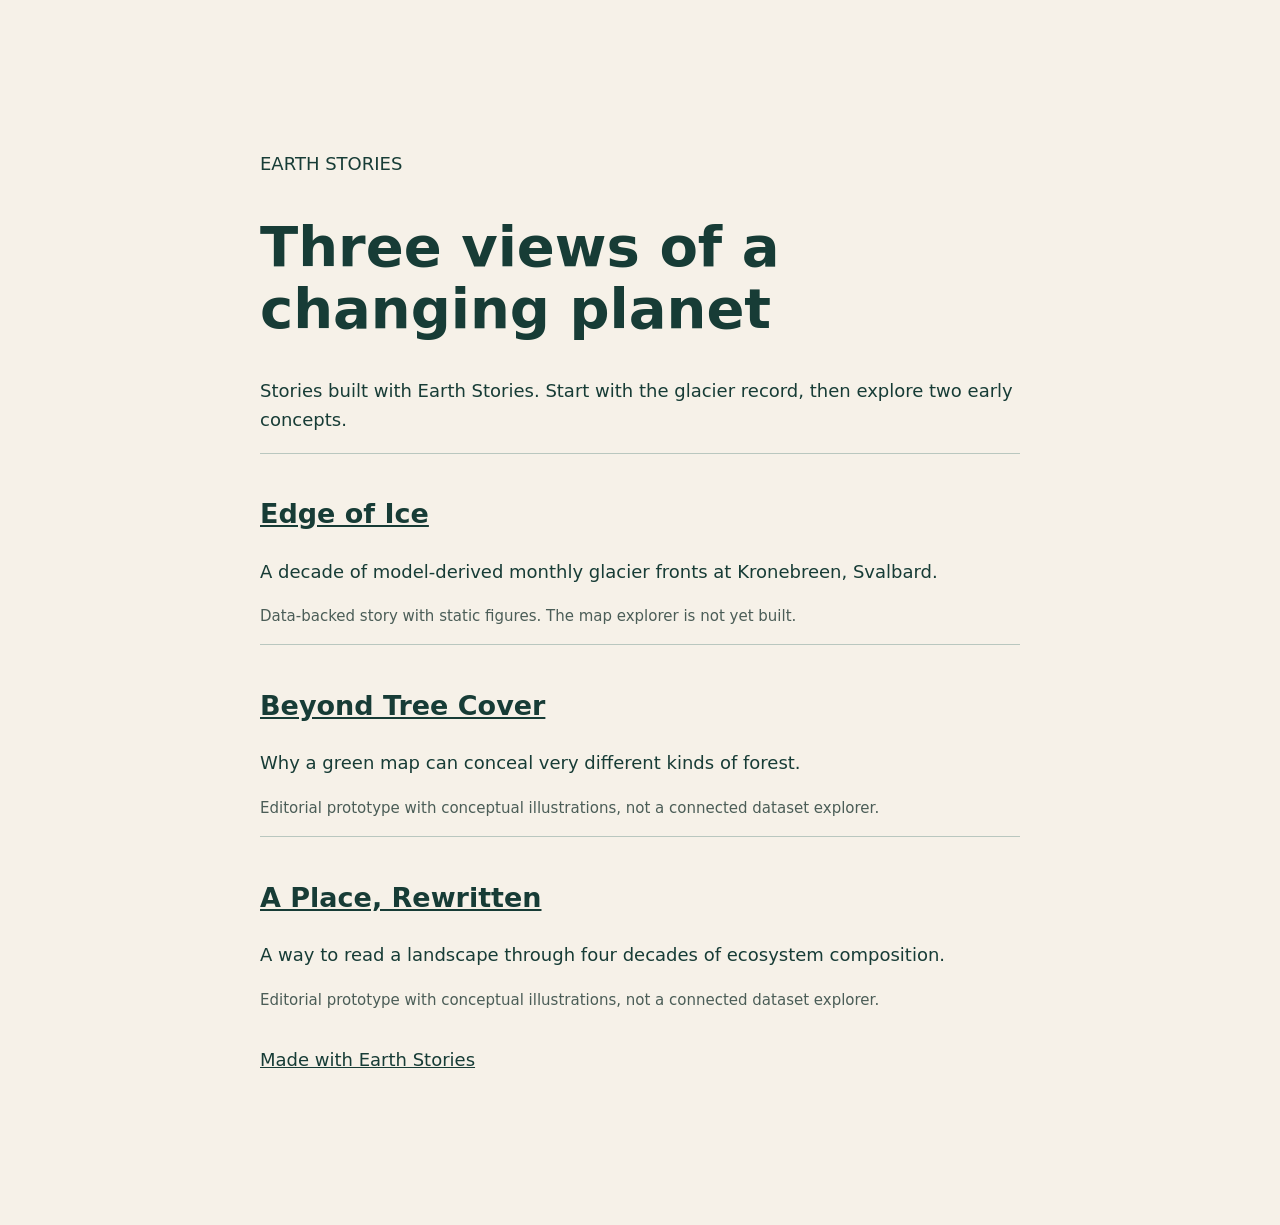
<file: index.html>
<!doctype html><html lang="en"><head><meta charset="utf-8"><meta name="viewport" content="width=device-width,initial-scale=1"><title>Earth Stories: Three views of a changing planet</title><style>body{max-width:760px;margin:12vh auto;padding:24px;background:#f6f1e8;color:#173c36;font:18px/1.6 system-ui}h1{font-size:clamp(2rem,7vw,3.5rem);line-height:1.1}a{color:inherit}article{border-top:1px solid #b9c7bf;padding:1rem 0}small{display:block;color:#4b5d57}</style></head><body><p>EARTH STORIES</p><h1>Three views of a changing planet</h1><p>Stories built with Earth Stories. Start with the glacier record, then explore two early concepts.</p><article><h2><a href="edge-of-ice/">Edge of Ice</a></h2><p>A decade of model-derived monthly glacier fronts at Kronebreen, Svalbard.</p><small>Data-backed story with static figures. The map explorer is not yet built.</small></article><article><h2><a href="beyond-tree-cover/">Beyond Tree Cover</a></h2><p>Why a green map can conceal very different kinds of forest.</p><small>Editorial prototype with conceptual illustrations, not a connected dataset explorer.</small></article><article><h2><a href="a-place-rewritten/">A Place, Rewritten</a></h2><p>A way to read a landscape through four decades of ecosystem composition.</p><small>Editorial prototype with conceptual illustrations, not a connected dataset explorer.</small></article><footer><p><a href="https://github.com/aboydnw/earth-stories">Made with Earth Stories</a></p></footer></body></html>
</file>
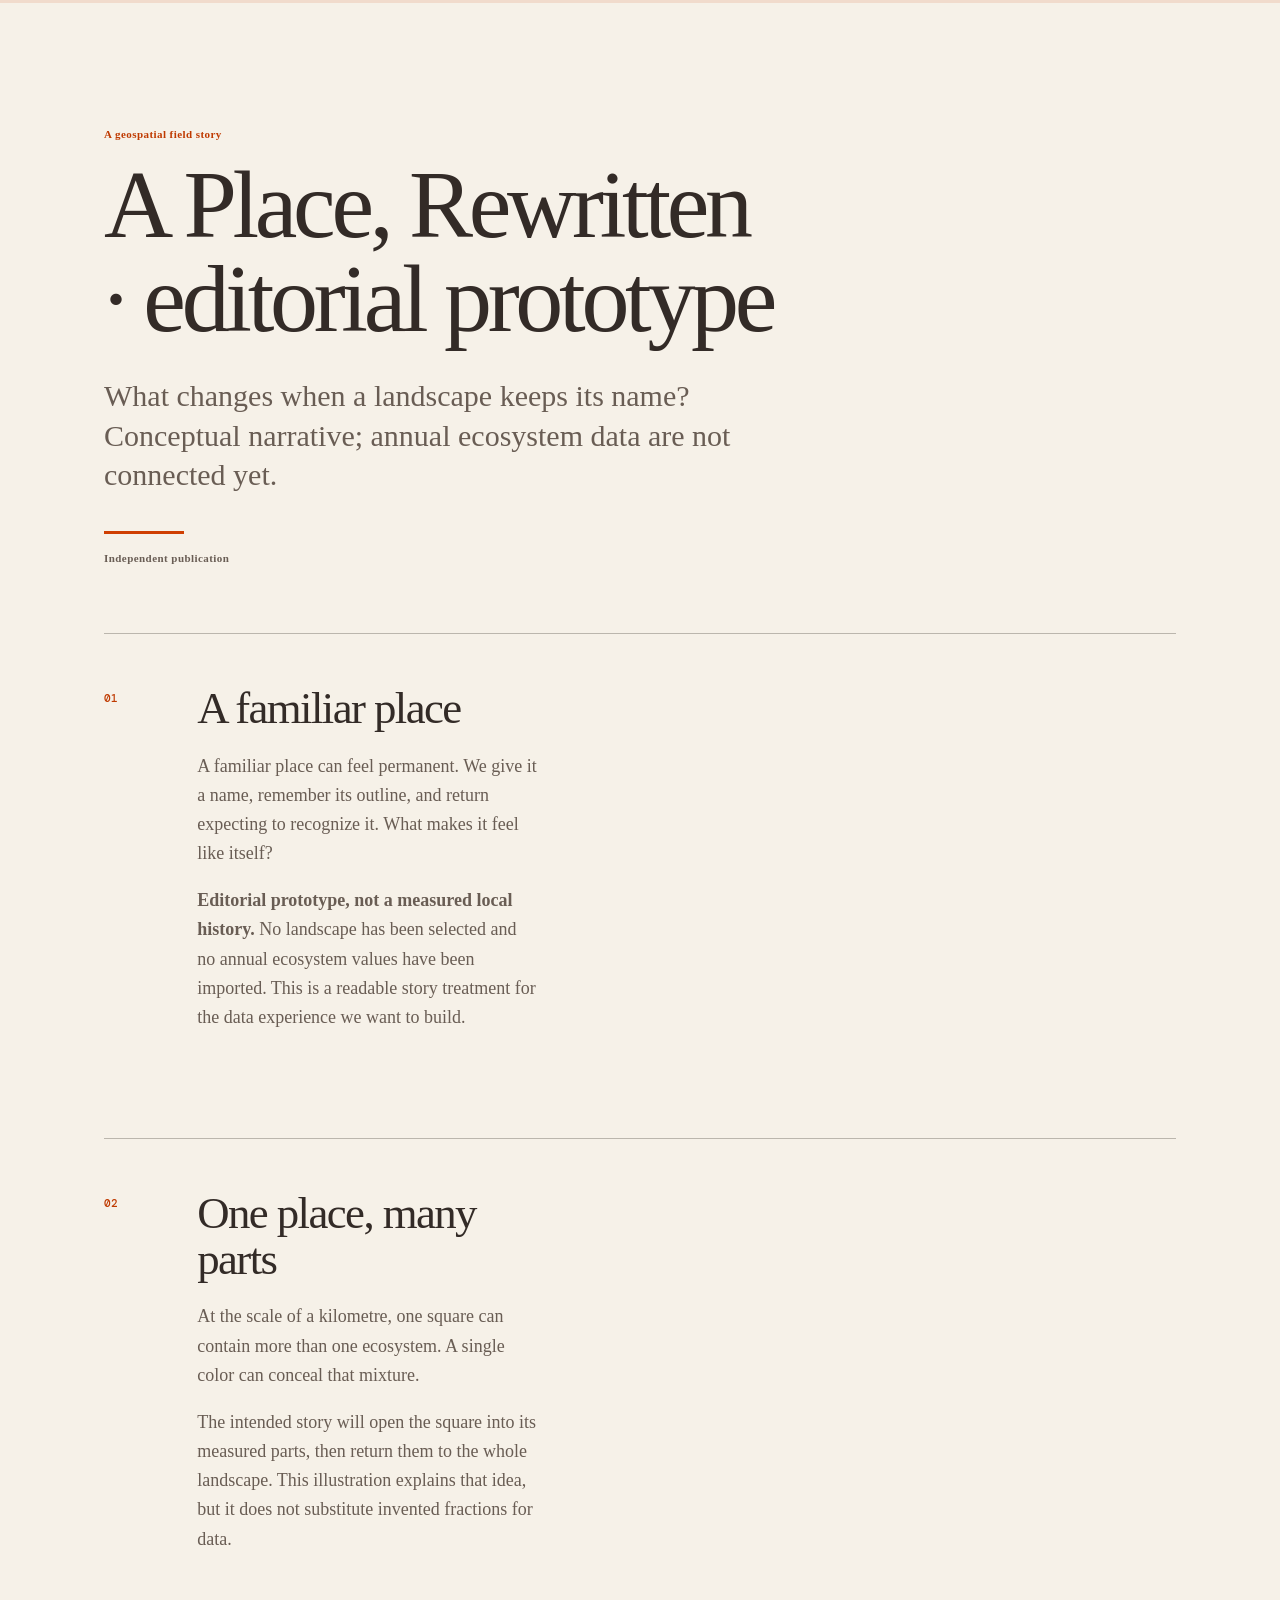
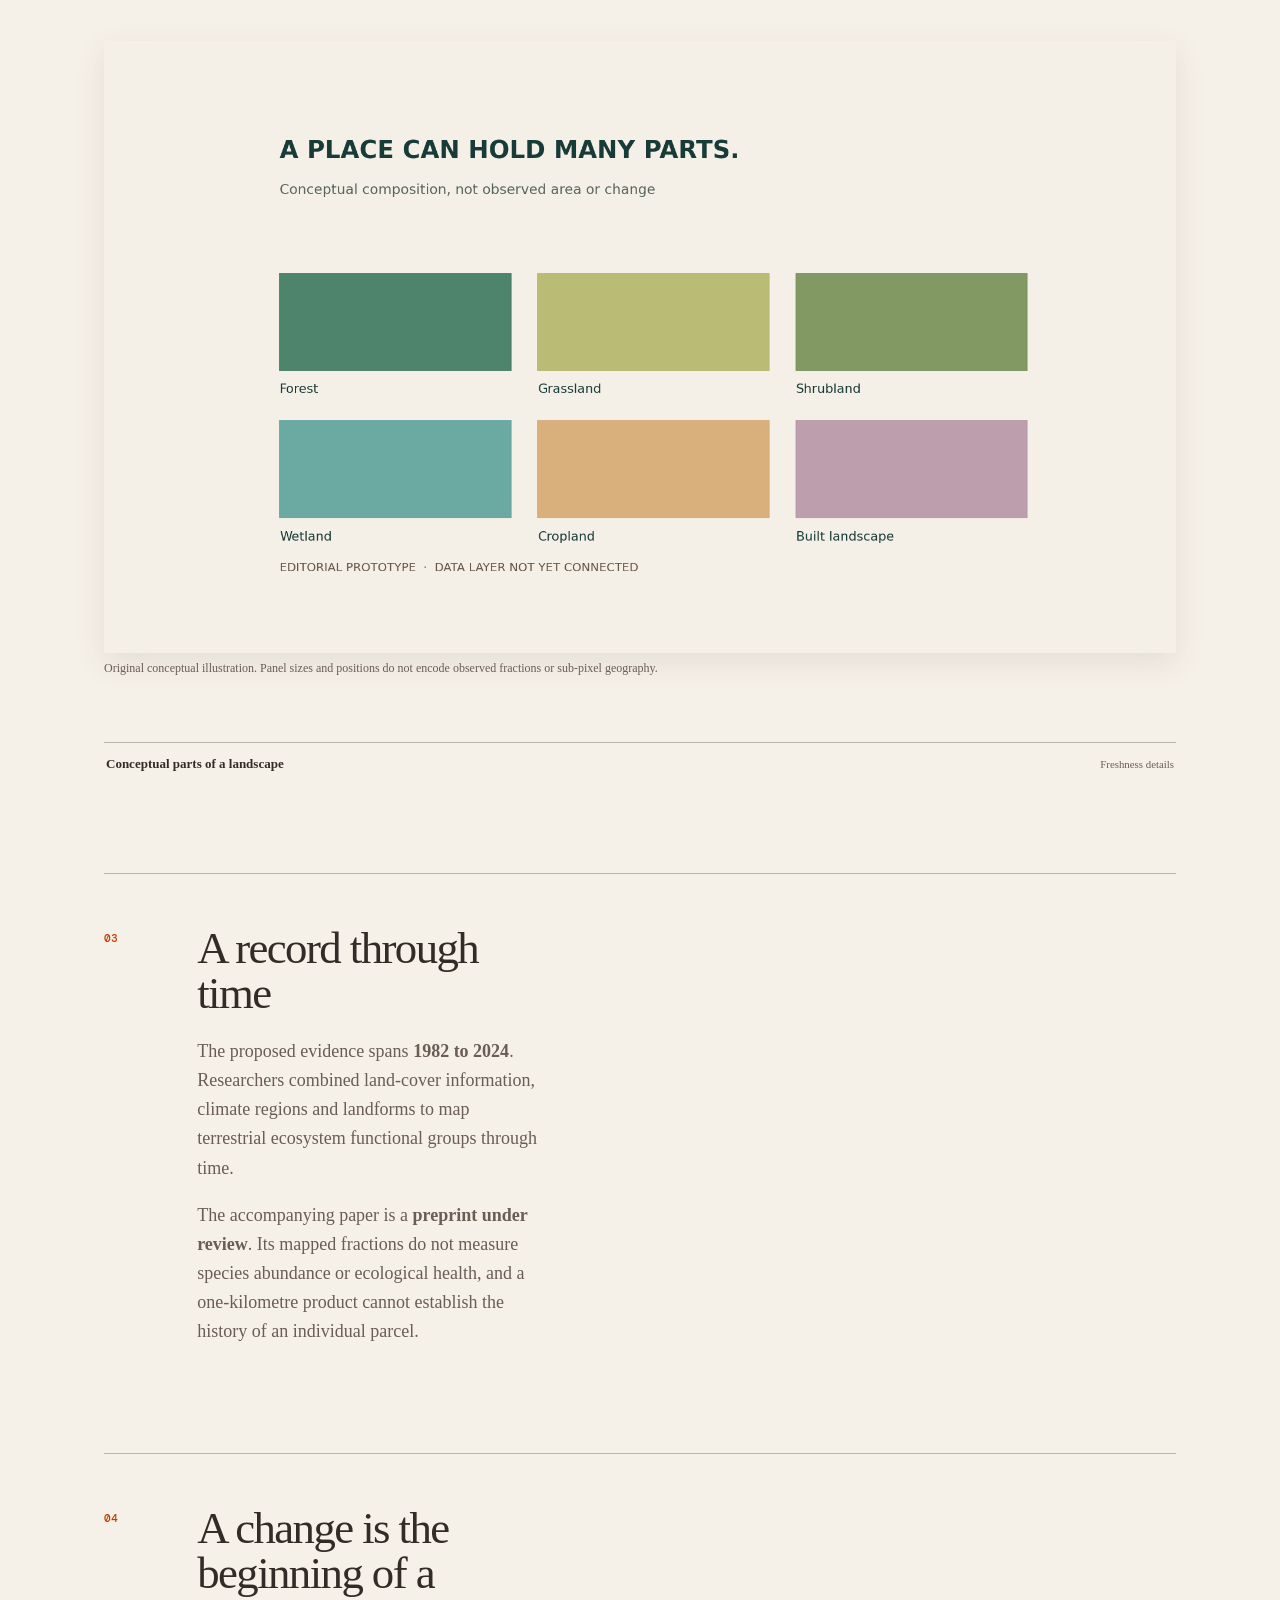
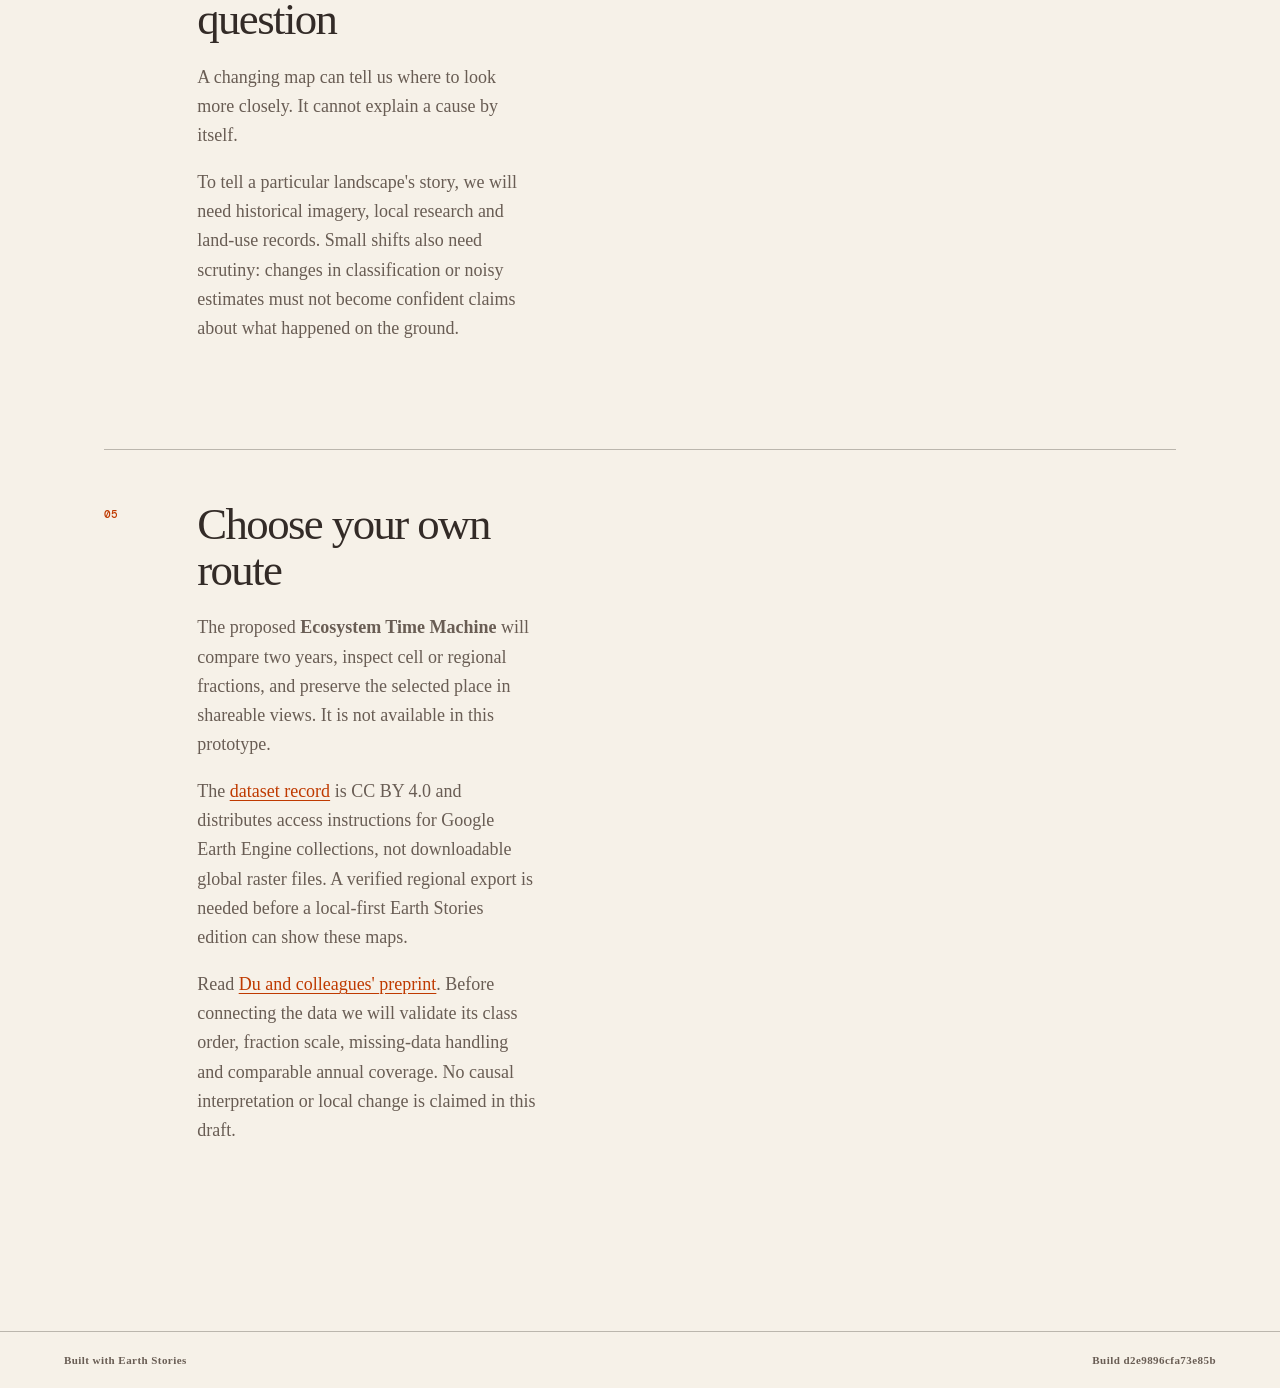
<file: a-place-rewritten/index.html>
<!doctype html>
<html lang="en">
  <head>
    <meta charset="UTF-8" />
    <meta name="viewport" content="width=device-width, initial-scale=1.0" />
    <meta name="theme-color" content="#f6f1e8" />
    <title>Earth Stories</title>
    <script type="module" crossorigin src="./assets/index-J8g9Uaa6.js"></script>
    <link rel="stylesheet" crossorigin href="./assets/index-BgqylPwc.css">
  <!--earth-stories:share--><meta property="og:type" content="website"><meta property="og:title" content="A Place, Rewritten · editorial prototype"><meta property="og:description" content="What changes when a landscape keeps its name? Conceptual narrative; annual ecosystem data are not connected yet."><meta property="og:url" content="https://aboydnw.github.io/earth-observation-stories/a-place-rewritten/"><meta property="og:image" content="https://aboydnw.github.io/earth-observation-stories/a-place-rewritten/share/card-1.png"><meta property="og:image:width" content="1200"><meta property="og:image:height" content="627"><meta name="twitter:card" content="summary_large_image"><meta name="twitter:title" content="A Place, Rewritten · editorial prototype"><meta name="twitter:description" content="What changes when a landscape keeps its name? Conceptual narrative; annual ecosystem data are not connected yet."><meta name="twitter:image" content="https://aboydnw.github.io/earth-observation-stories/a-place-rewritten/share/card-1.png"><!--/earth-stories:share--></head>
  <body>
    <div id="root"></div>
  </body>
</html>
</file>
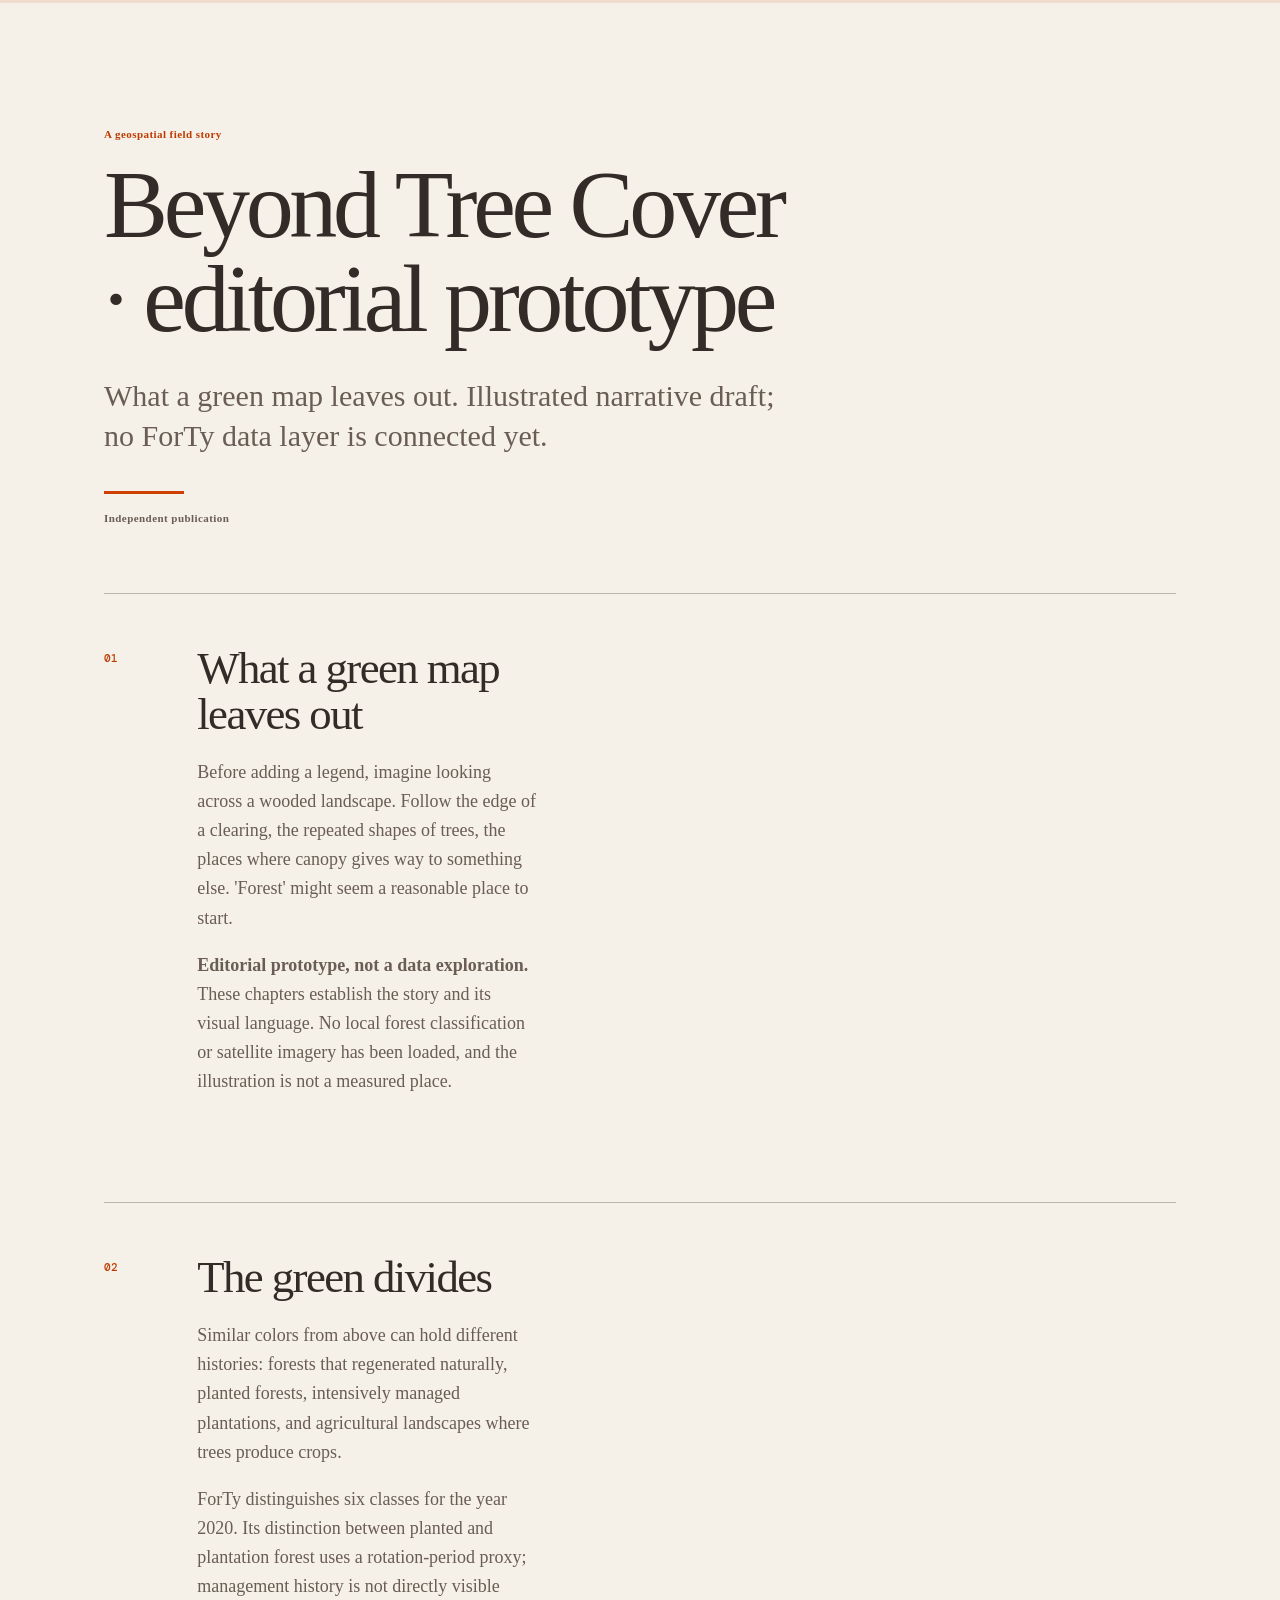
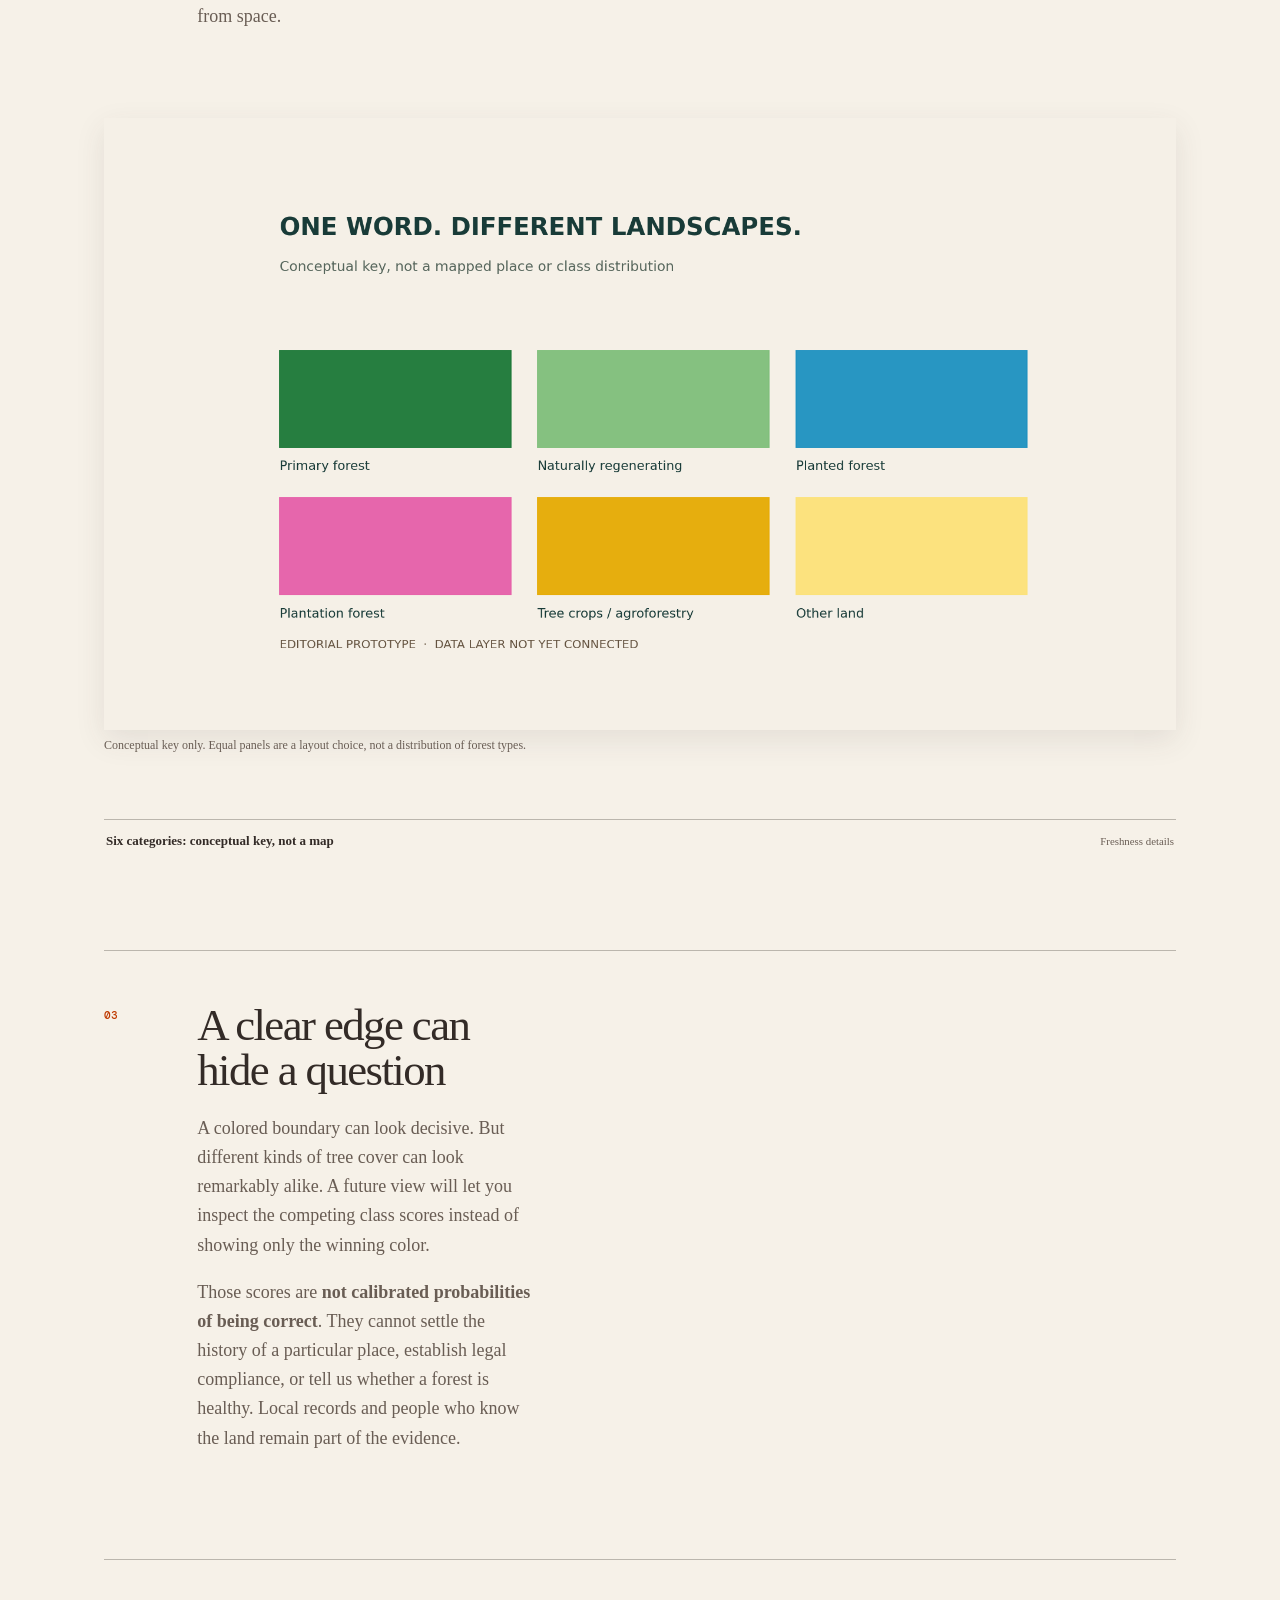
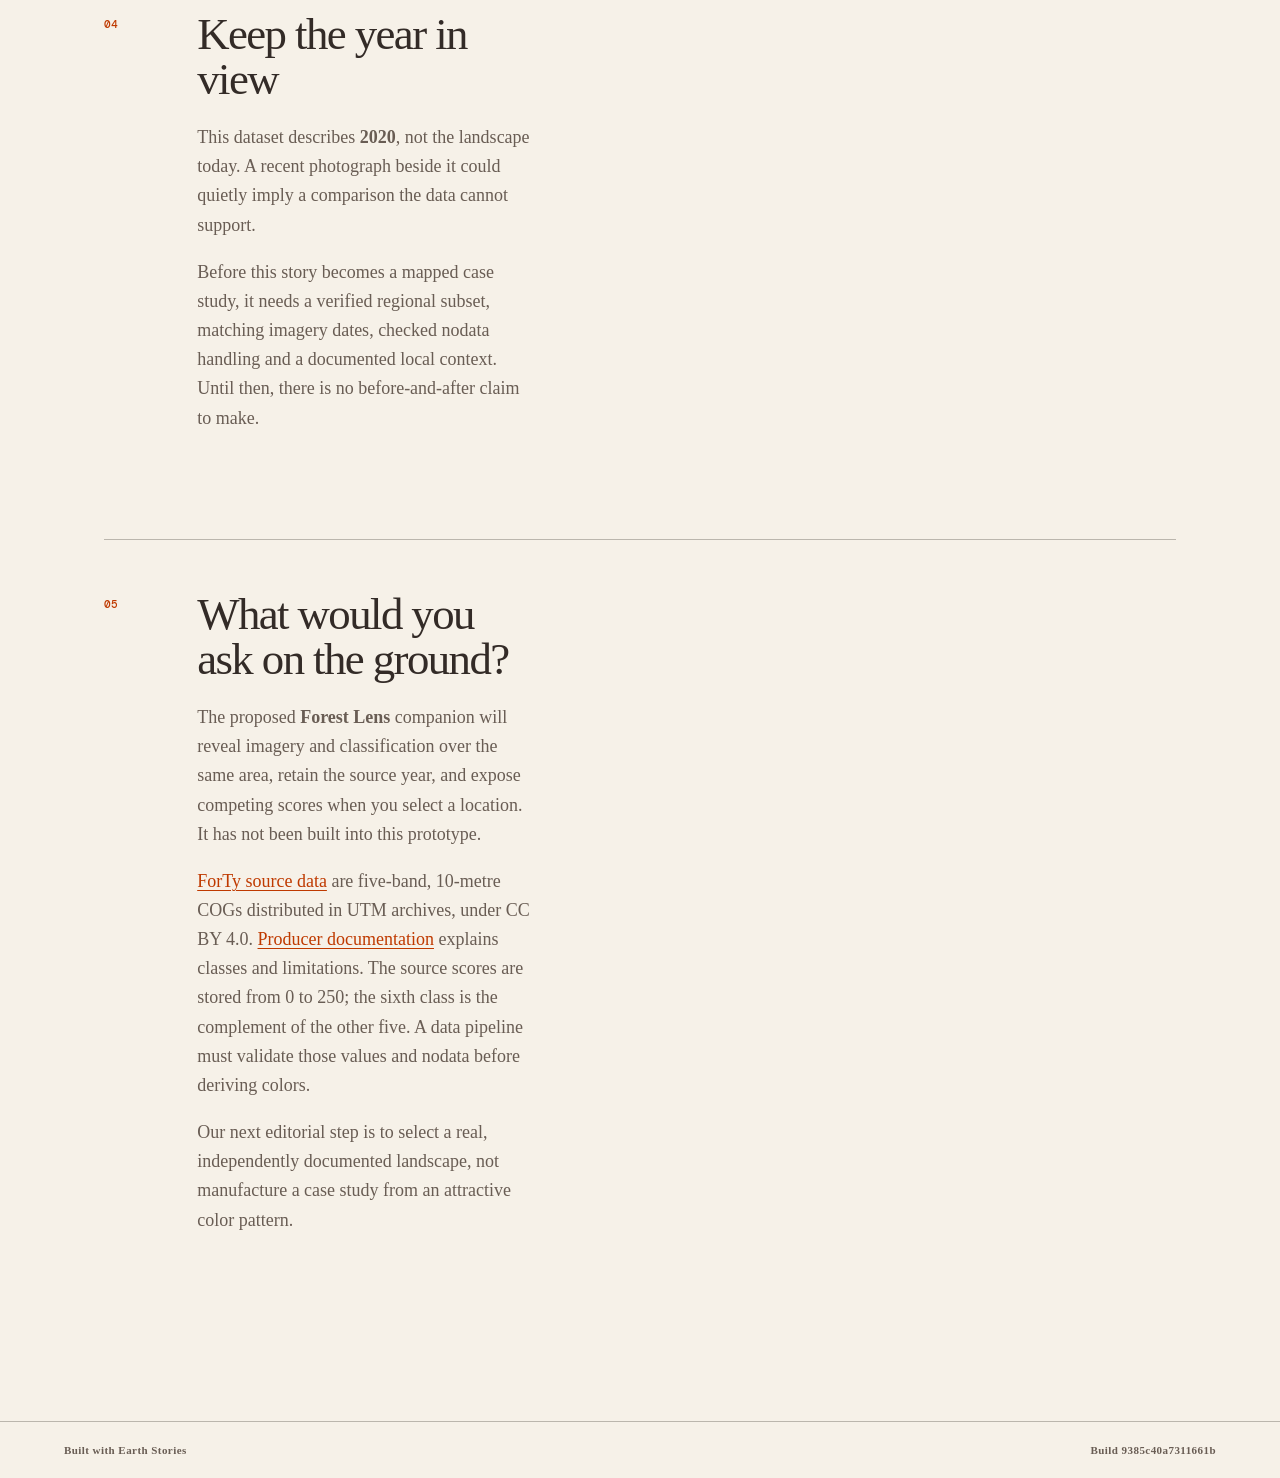
<file: beyond-tree-cover/index.html>
<!doctype html>
<html lang="en">
  <head>
    <meta charset="UTF-8" />
    <meta name="viewport" content="width=device-width, initial-scale=1.0" />
    <meta name="theme-color" content="#f6f1e8" />
    <title>Earth Stories</title>
    <script type="module" crossorigin src="./assets/index-J8g9Uaa6.js"></script>
    <link rel="stylesheet" crossorigin href="./assets/index-BgqylPwc.css">
  <!--earth-stories:share--><meta property="og:type" content="website"><meta property="og:title" content="Beyond Tree Cover · editorial prototype"><meta property="og:description" content="What a green map leaves out. Illustrated narrative draft; no ForTy data layer is connected yet."><meta property="og:url" content="https://aboydnw.github.io/earth-observation-stories/beyond-tree-cover/"><meta property="og:image" content="https://aboydnw.github.io/earth-observation-stories/beyond-tree-cover/share/card-1.png"><meta property="og:image:width" content="1200"><meta property="og:image:height" content="627"><meta name="twitter:card" content="summary_large_image"><meta name="twitter:title" content="Beyond Tree Cover · editorial prototype"><meta name="twitter:description" content="What a green map leaves out. Illustrated narrative draft; no ForTy data layer is connected yet."><meta name="twitter:image" content="https://aboydnw.github.io/earth-observation-stories/beyond-tree-cover/share/card-1.png"><!--/earth-stories:share--></head>
  <body>
    <div id="root"></div>
  </body>
</html>
</file>
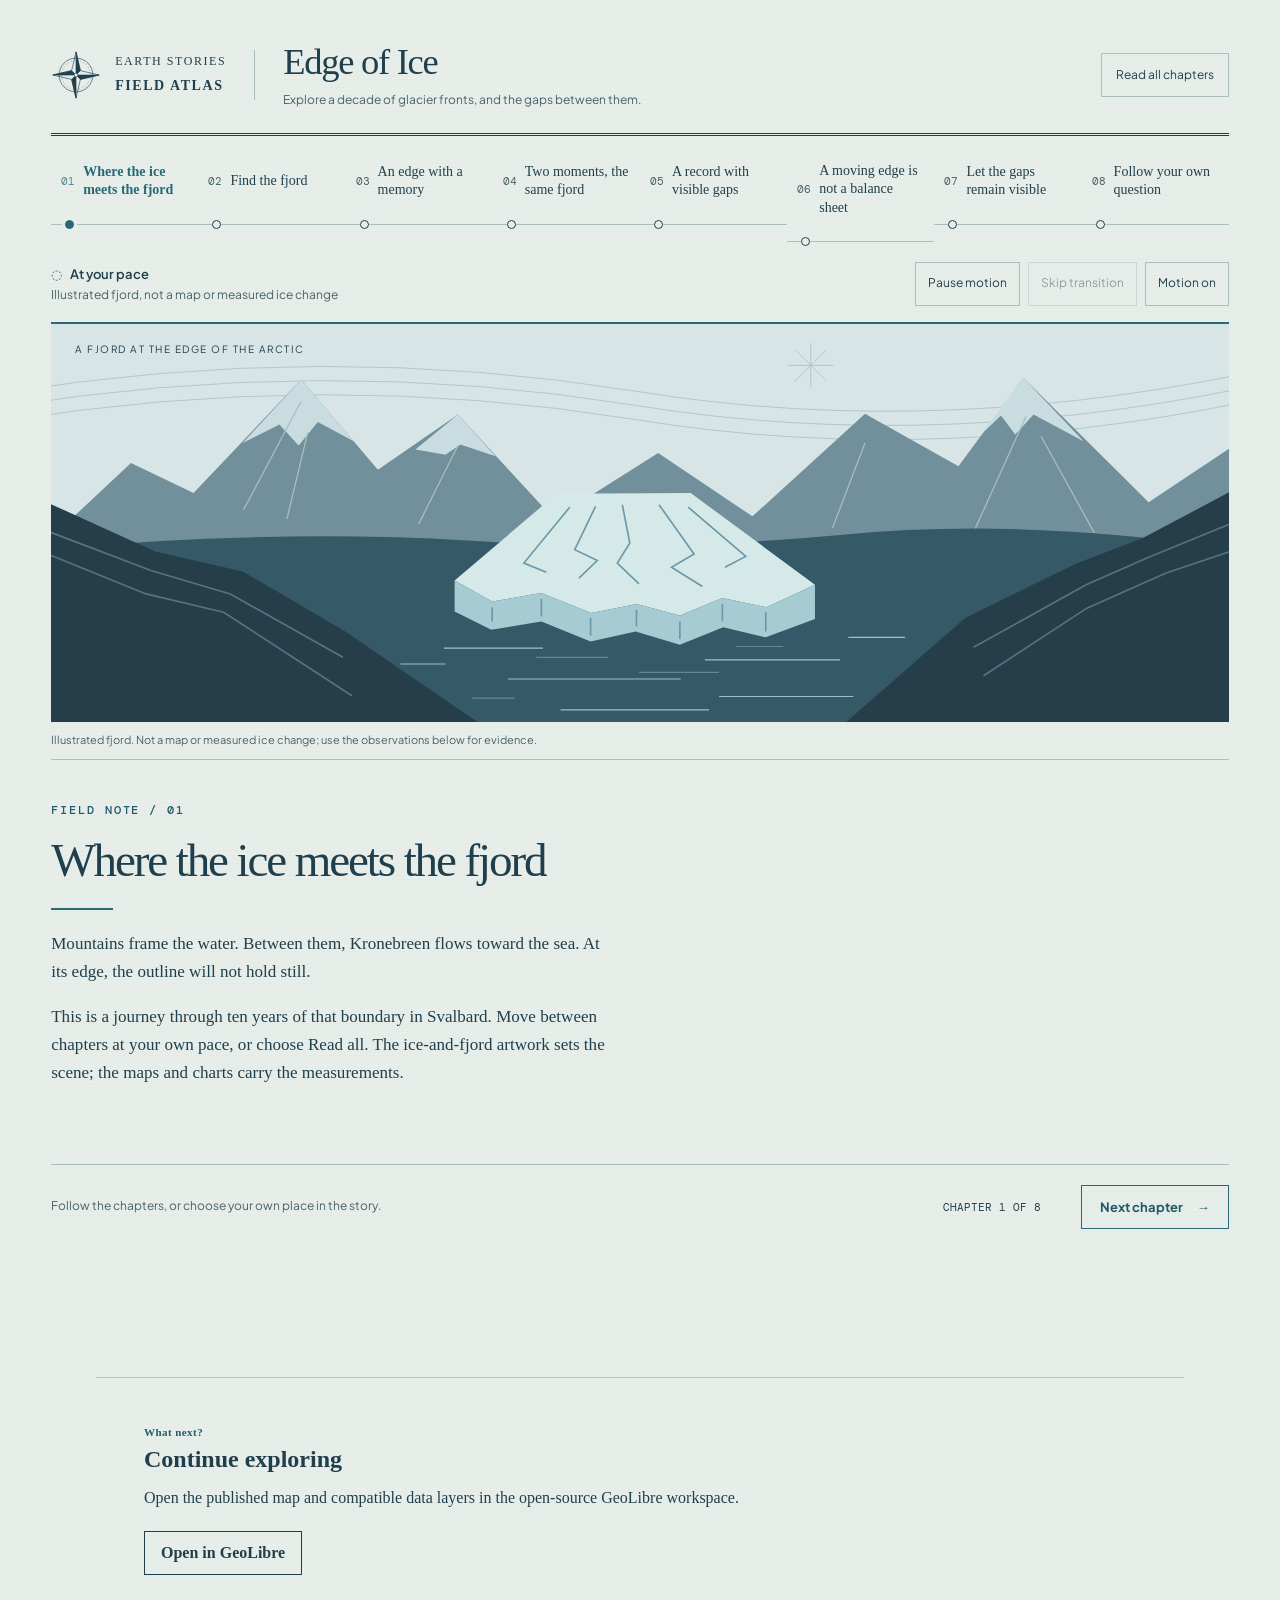
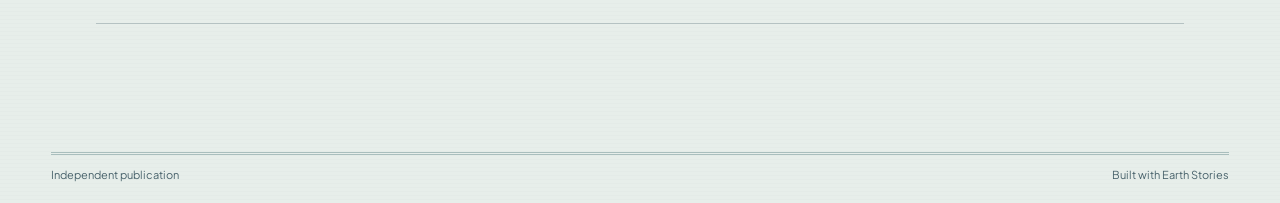
<file: edge-of-ice/index.html>
<!doctype html>
<html lang="en">
  <head>
    <meta charset="UTF-8" />
    <meta name="viewport" content="width=device-width, initial-scale=1.0" />
    <meta name="theme-color" content="#f6f1e8" />
    <title>Earth Stories</title>
    <script type="module" crossorigin src="./assets/index-CwMo5KhP.js"></script>
    <link rel="stylesheet" crossorigin href="./assets/index-CG9-ltKG.css">
  <!--earth-stories:share--><meta property="og:type" content="website"><meta property="og:title" content="Edge of Ice"><meta property="og:description" content="Explore a decade of glacier fronts, and the gaps between them."><meta property="og:url" content="https://aboydnw.github.io/earth-observation-stories/edge-of-ice/"><meta property="og:image" content="https://aboydnw.github.io/earth-observation-stories/edge-of-ice/share/card-1.png"><meta property="og:image:width" content="1200"><meta property="og:image:height" content="627"><meta name="twitter:card" content="summary_large_image"><meta name="twitter:title" content="Edge of Ice"><meta name="twitter:description" content="Explore a decade of glacier fronts, and the gaps between them."><meta name="twitter:image" content="https://aboydnw.github.io/earth-observation-stories/edge-of-ice/share/card-1.png"><!--/earth-stories:share--></head>
  <body>
    <div id="root"></div>
  </body>
</html>
</file>
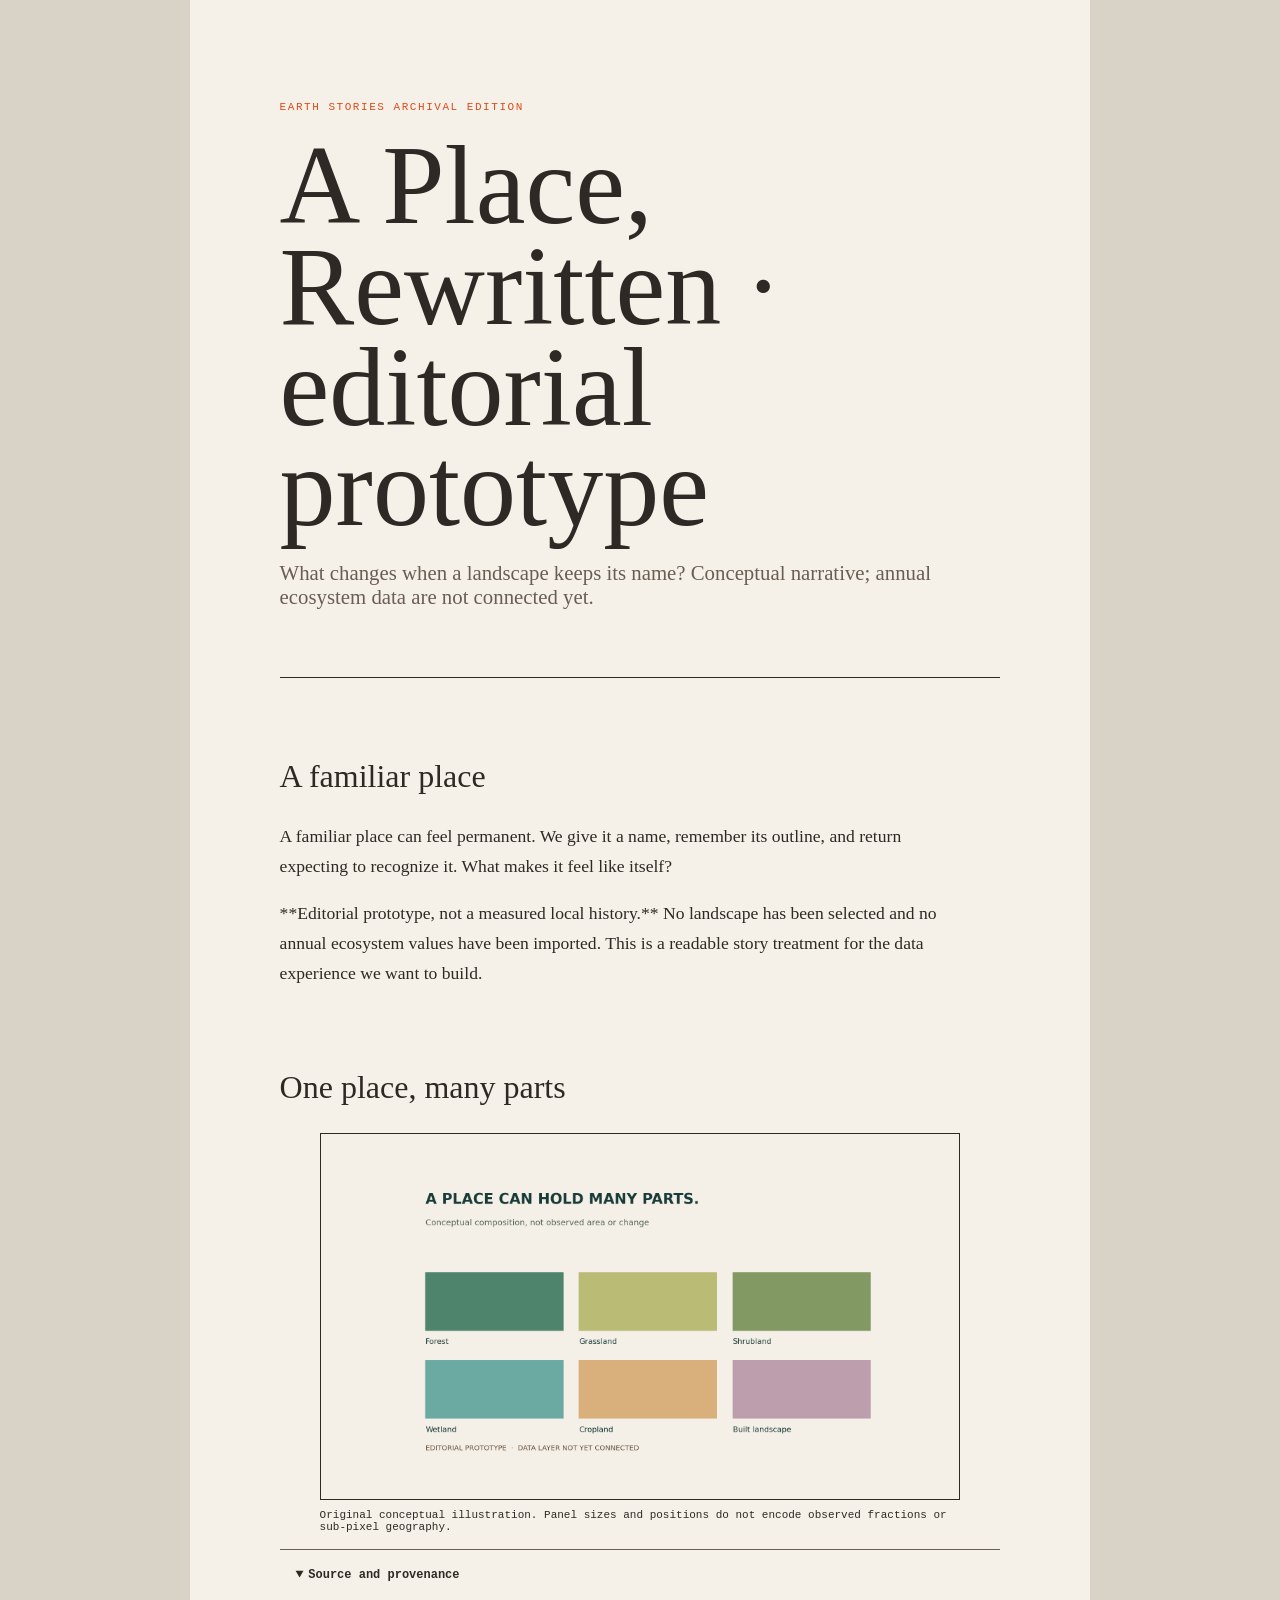
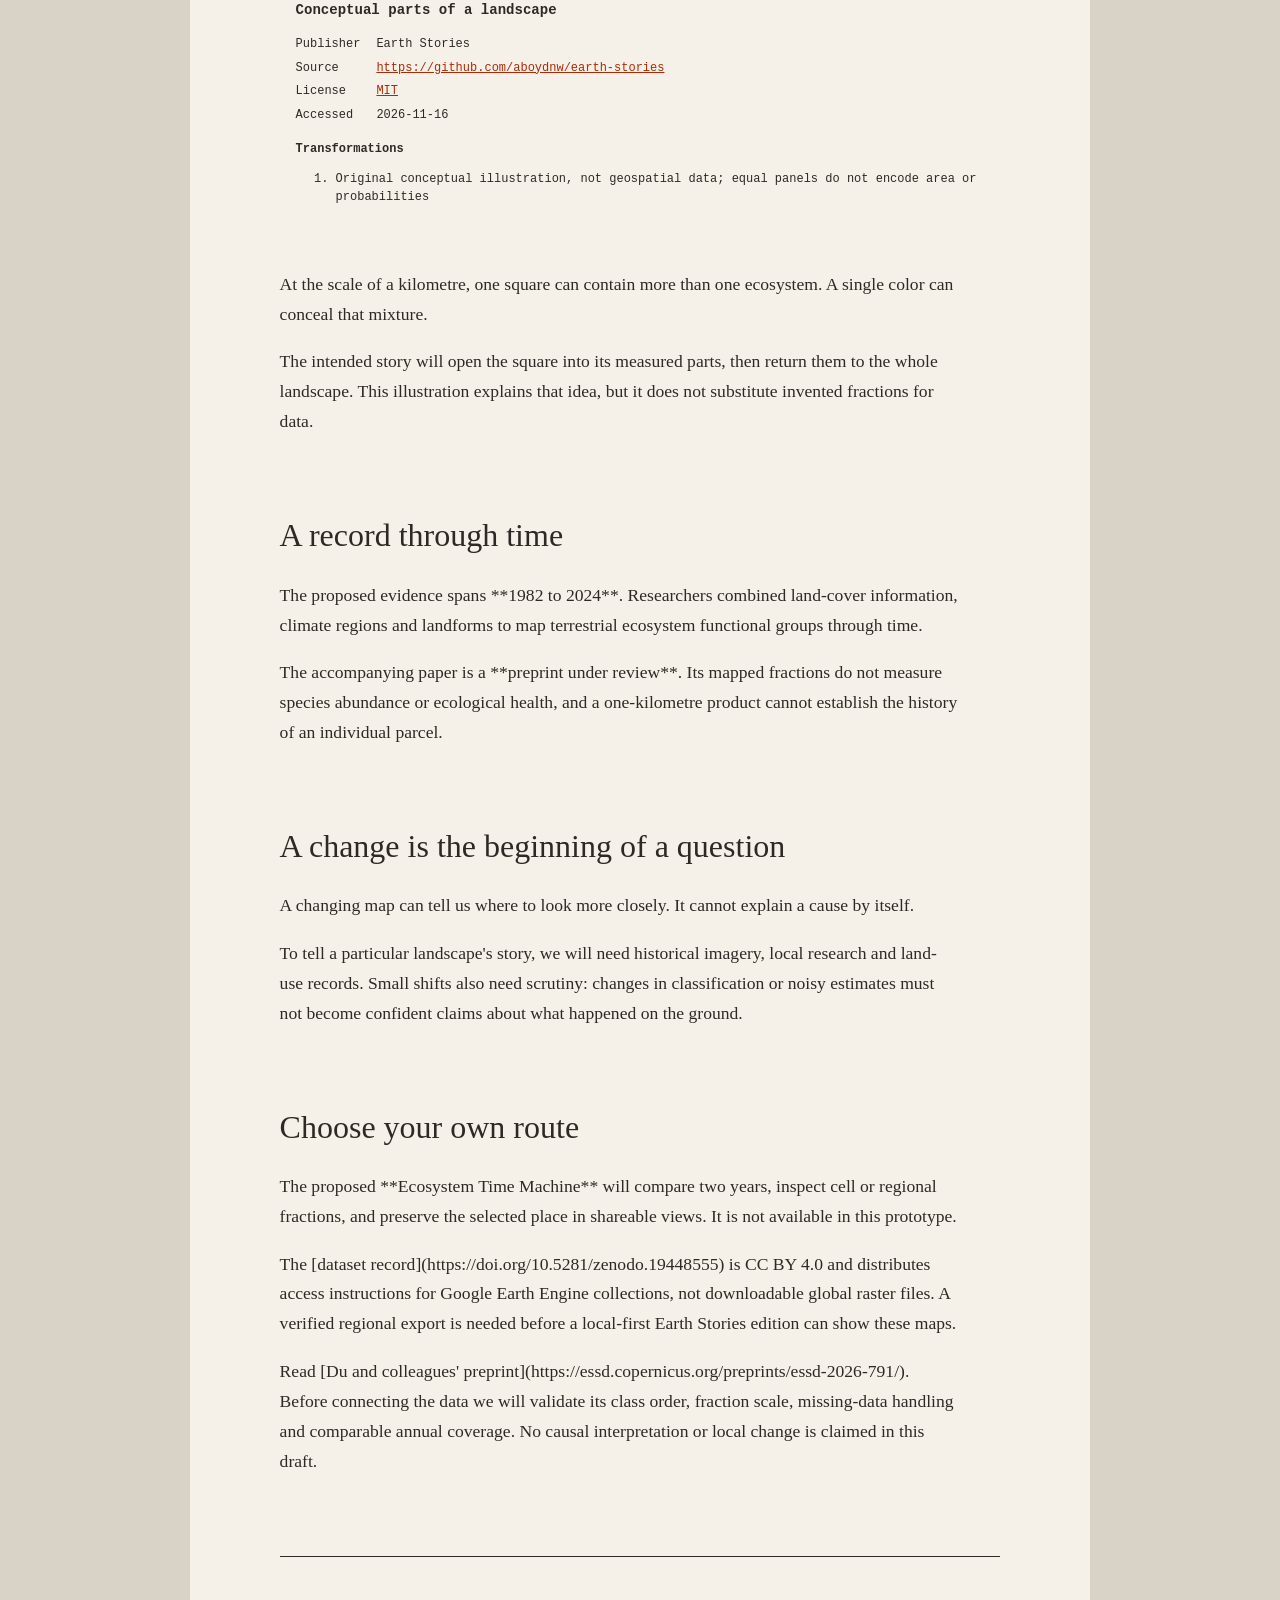
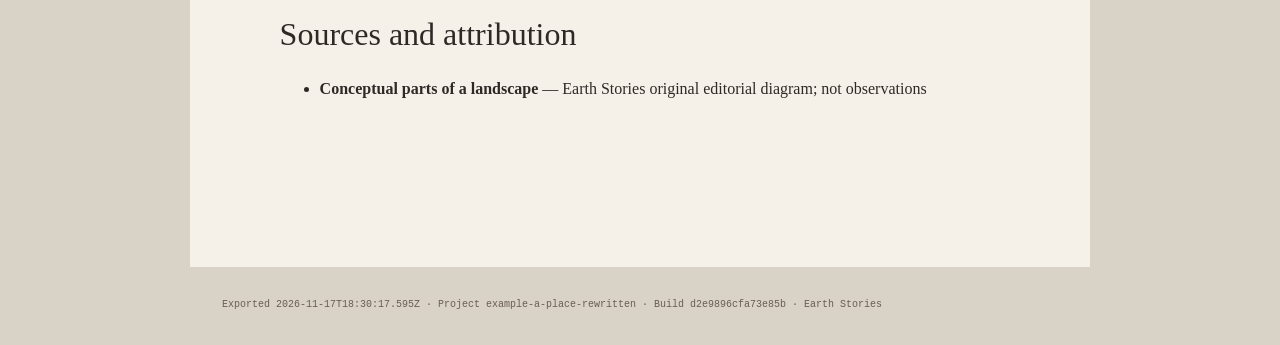
<file: a-place-rewritten/archival.html>
<!doctype html><html lang="en"><head><meta charset="utf-8"><meta name="viewport" content="width=device-width,initial-scale=1"><title>A Place, Rewritten · editorial prototype</title><meta name="dc.title" content="A Place, Rewritten · editorial prototype"><meta name="dc.date" content="2026-11-17T18:30:17.595Z"><meta name="dc.description" content="What changes when a landscape keeps its name? Conceptual narrative; annual ecosystem data are not connected yet."><style>:root{color:#2e2925;background:#d8d2c7;font-family:Georgia,serif}*{box-sizing:border-box}body{margin:0}article{max-width:900px;margin:auto;background:#f6f1e8;padding:clamp(24px,7vw,90px)}header{padding-bottom:3rem;border-bottom:1px solid #2e2925}h1{font-size:clamp(3rem,9vw,7rem);line-height:.9;font-weight:400;margin:.2em 0}h2{font-size:2rem;font-weight:400}section{margin:5rem 0}.kicker{font:11px monospace;text-transform:uppercase;color:#dd4b1a;letter-spacing:.14em}.description{font-size:1.3rem;color:#695d54}.narrative{font-size:1.1rem;line-height:1.7;max-width:680px}img,svg{display:block;width:100%;height:auto;border:1px solid #2e2925}figcaption{font:11px monospace;margin-top:.6rem}.unavailable{padding:3rem;border:1px dashed #dd4b1a;background:#fffaf1}.provenance{margin:1rem 0 2rem;padding:1rem;border-top:1px solid #695d54;font:12px/1.5 monospace}.provenance summary{font-weight:bold}.provenance section{margin:1rem 0}.provenance dl{display:grid;grid-template-columns:max-content 1fr;gap:.35rem 1rem}.provenance dd{margin:0;overflow-wrap:anywhere}.provenance h4{margin-bottom:.3rem}.citations{border-top:1px solid #2e2925;padding-top:2rem}.citations li{margin:.7rem 0}a{color:#a92c08}footer{max-width:900px;margin:auto;padding:2rem;font:10px monospace;color:#695d54}</style></head><body><article><header><p class="kicker">Earth Stories archival edition</p><h1>A Place, Rewritten · editorial prototype</h1><p class="description">What changes when a landscape keeps its name? Conceptual narrative; annual ecosystem data are not connected yet.</p></header><section><h2>A familiar place</h2><div class="narrative"><p>A familiar place can feel permanent. We give it a name, remember its outline, and return expecting to recognize it. What makes it feel like itself?</p><p>**Editorial prototype, not a measured local history.** No landscape has been selected and no annual ecosystem values have been imported. This is a readable story treatment for the data experience we want to build.</p></div></section>
<section><h2>One place, many parts</h2><figure><img src="[data-uri]" alt="Six equal colored panels illustrate possible landscape components. This is not the dataset's complete typology, a map, or measured ecosystem fractions."><figcaption>Original conceptual illustration. Panel sizes and positions do not encode observed fractions or sub-pixel geography.</figcaption></figure><details class="provenance" open><summary>Source and provenance</summary><section><h3>Conceptual parts of a landscape</h3><dl><dt>Publisher</dt><dd>Earth Stories</dd><dt>Source</dt><dd><a href="https://github.com/aboydnw/earth-stories">https://github.com/aboydnw/earth-stories</a></dd><dt>License</dt><dd><a href="https://github.com/aboydnw/earth-stories/blob/main/LICENSE">MIT</a></dd><dt>Accessed</dt><dd><time datetime="2026-11-16">2026-11-16</time></dd></dl><h4>Transformations</h4><ol><li>Original conceptual illustration, not geospatial data; equal panels do not encode area or probabilities</li></ol></section></details><div class="narrative"><p>At the scale of a kilometre, one square can contain more than one ecosystem. A single color can conceal that mixture.</p><p>The intended story will open the square into its measured parts, then return them to the whole landscape. This illustration explains that idea, but it does not substitute invented fractions for data.</p></div></section>
<section><h2>A record through time</h2><div class="narrative"><p>The proposed evidence spans **1982 to 2024**. Researchers combined land-cover information, climate regions and landforms to map terrestrial ecosystem functional groups through time.</p><p>The accompanying paper is a **preprint under review**. Its mapped fractions do not measure species abundance or ecological health, and a one-kilometre product cannot establish the history of an individual parcel.</p></div></section>
<section><h2>A change is the beginning of a question</h2><div class="narrative"><p>A changing map can tell us where to look more closely. It cannot explain a cause by itself.</p><p>To tell a particular landscape's story, we will need historical imagery, local research and land-use records. Small shifts also need scrutiny: changes in classification or noisy estimates must not become confident claims about what happened on the ground.</p></div></section>
<section><h2>Choose your own route</h2><div class="narrative"><p>The proposed **Ecosystem Time Machine** will compare two years, inspect cell or regional fractions, and preserve the selected place in shareable views. It is not available in this prototype.</p><p>The [dataset record](https://doi.org/10.5281/zenodo.19448555) is CC BY 4.0 and distributes access instructions for Google Earth Engine collections, not downloadable global raster files. A verified regional export is needed before a local-first Earth Stories edition can show these maps.</p><p>Read [Du and colleagues' preprint](https://essd.copernicus.org/preprints/essd-2026-791/). Before connecting the data we will validate its class order, fraction scale, missing-data handling and comparable annual coverage. No causal interpretation or local change is claimed in this draft.</p></div></section><section class="citations"><h2>Sources and attribution</h2><ul><li><strong>Conceptual parts of a landscape</strong> — Earth Stories original editorial diagram; not observations</li></ul></section></article><footer>Exported 2026-11-17T18:30:17.595Z · Project example-a-place-rewritten · Build d2e9896cfa73e85b · Earth Stories</footer></body></html>
</file>
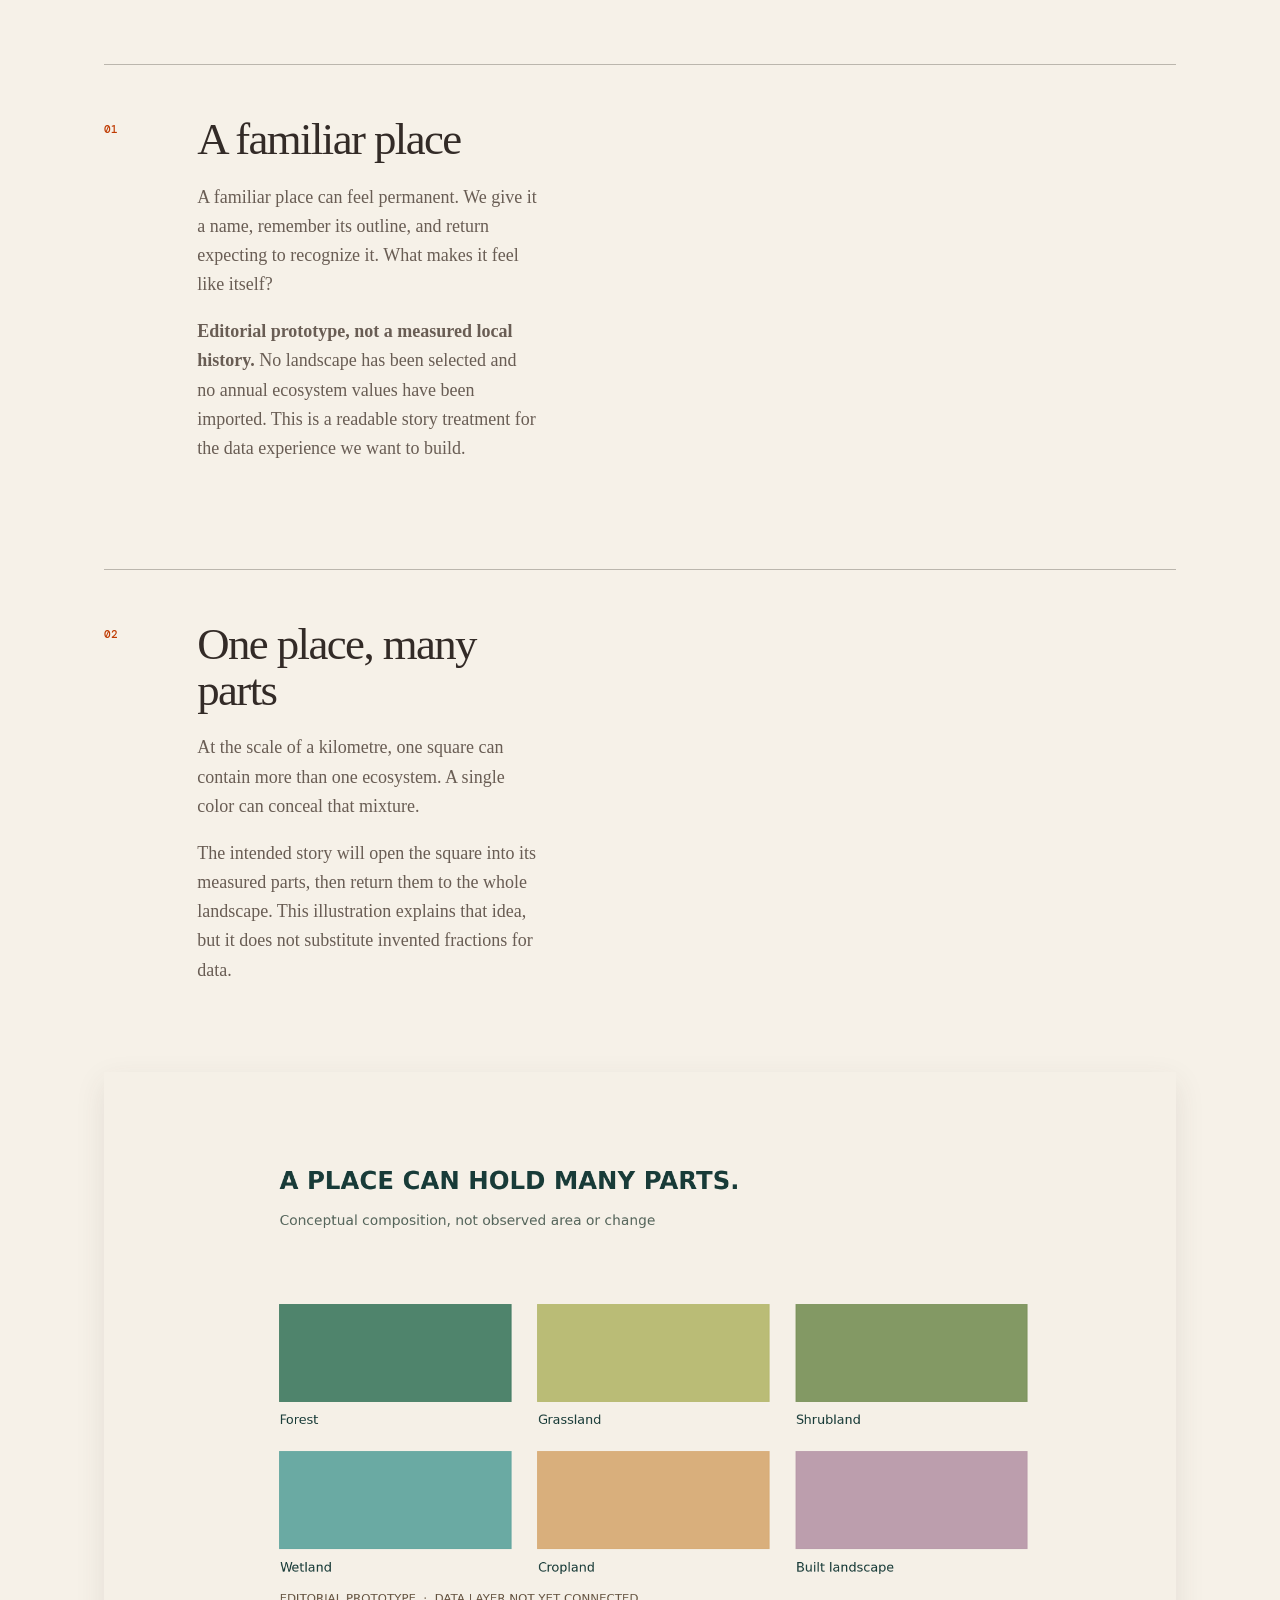
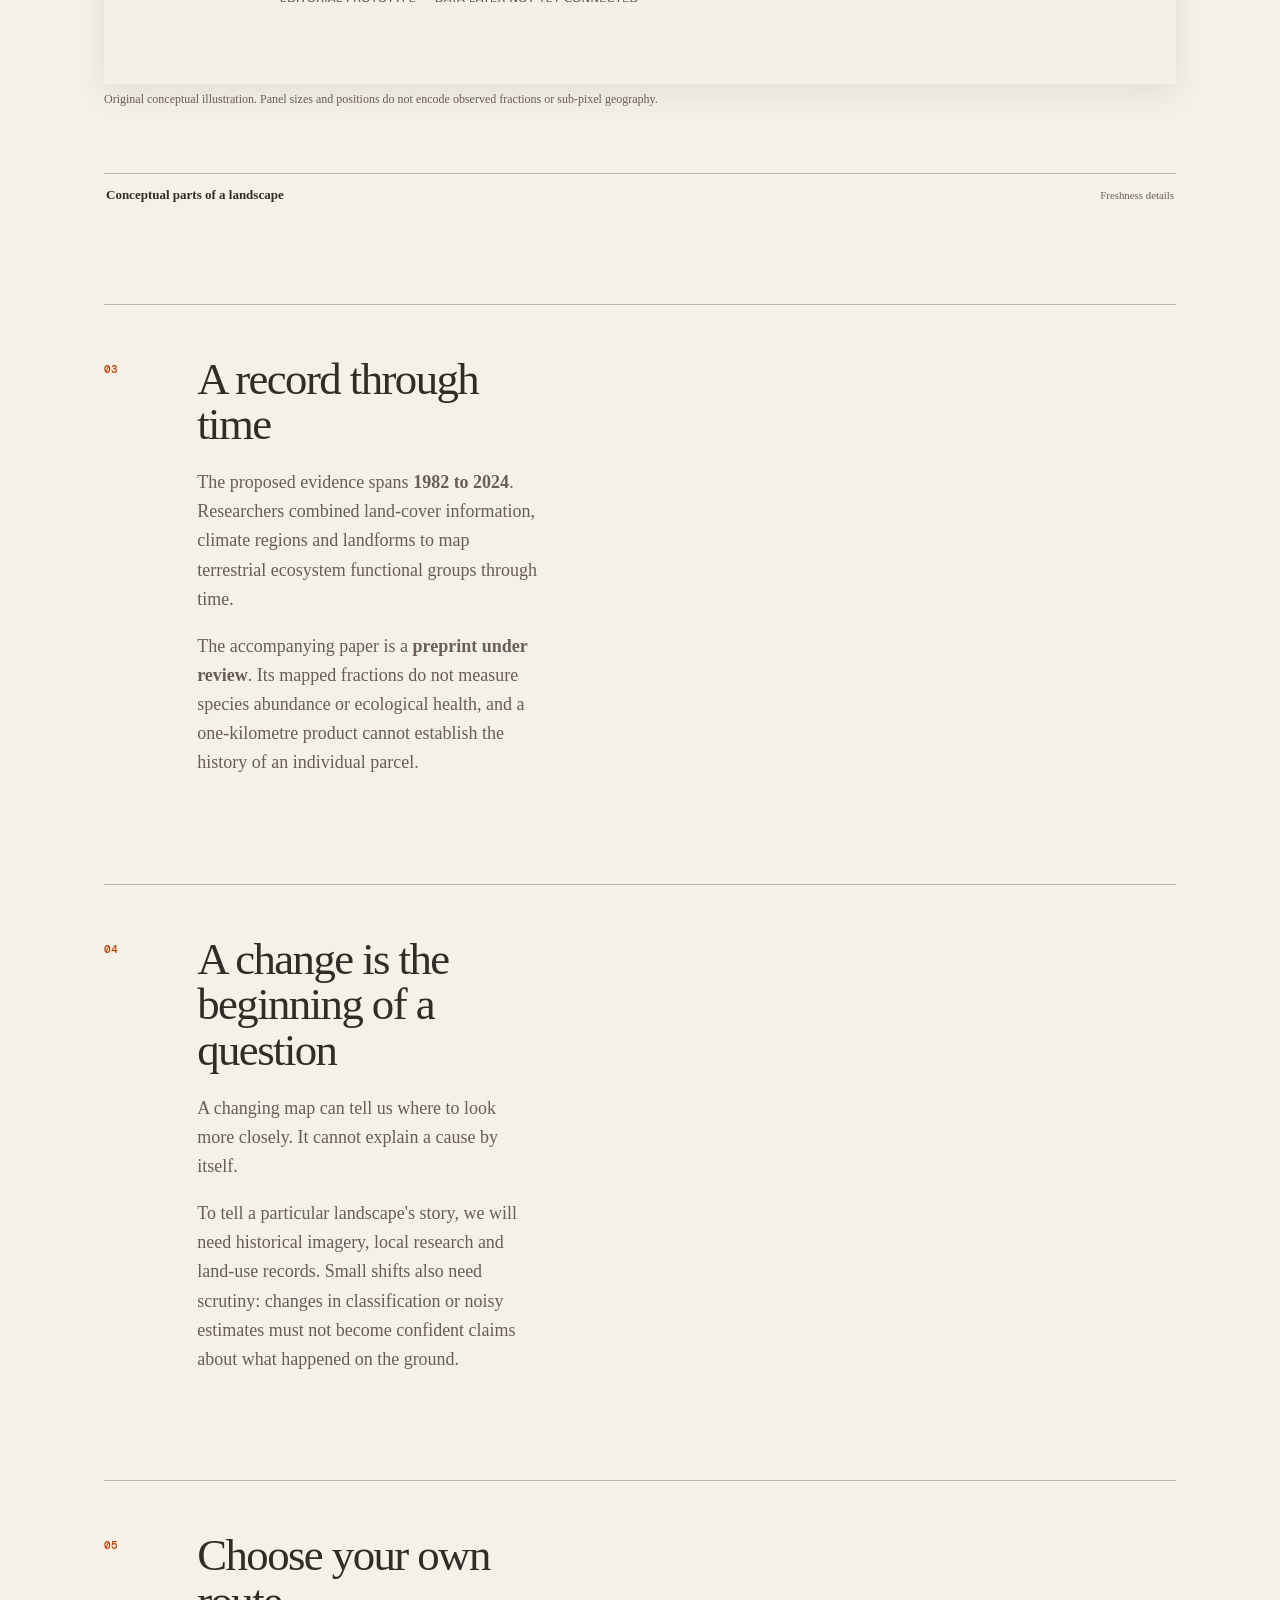
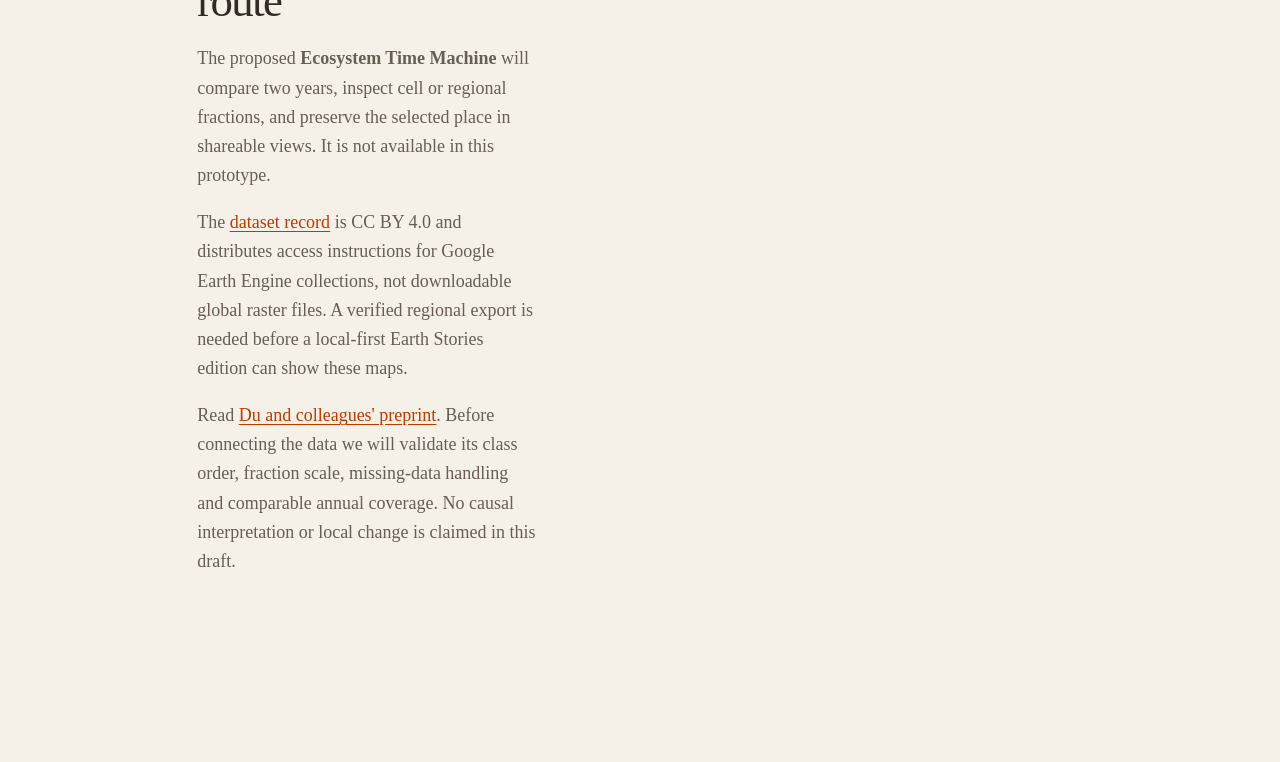
<file: a-place-rewritten/embed.html>
<!doctype html>
<html lang="en">
  <head>
    <meta charset="UTF-8" />
    <meta name="viewport" content="width=device-width, initial-scale=1.0" />
    <meta name="theme-color" content="#f6f1e8" />
    <title>Earth Stories</title>
    <script type="module" crossorigin src="./assets/index-J8g9Uaa6.js"></script>
    <link rel="stylesheet" crossorigin href="./assets/index-BgqylPwc.css">
  </head>
  <body>
    <div id="root"></div>
  </body>
</html>
</file>
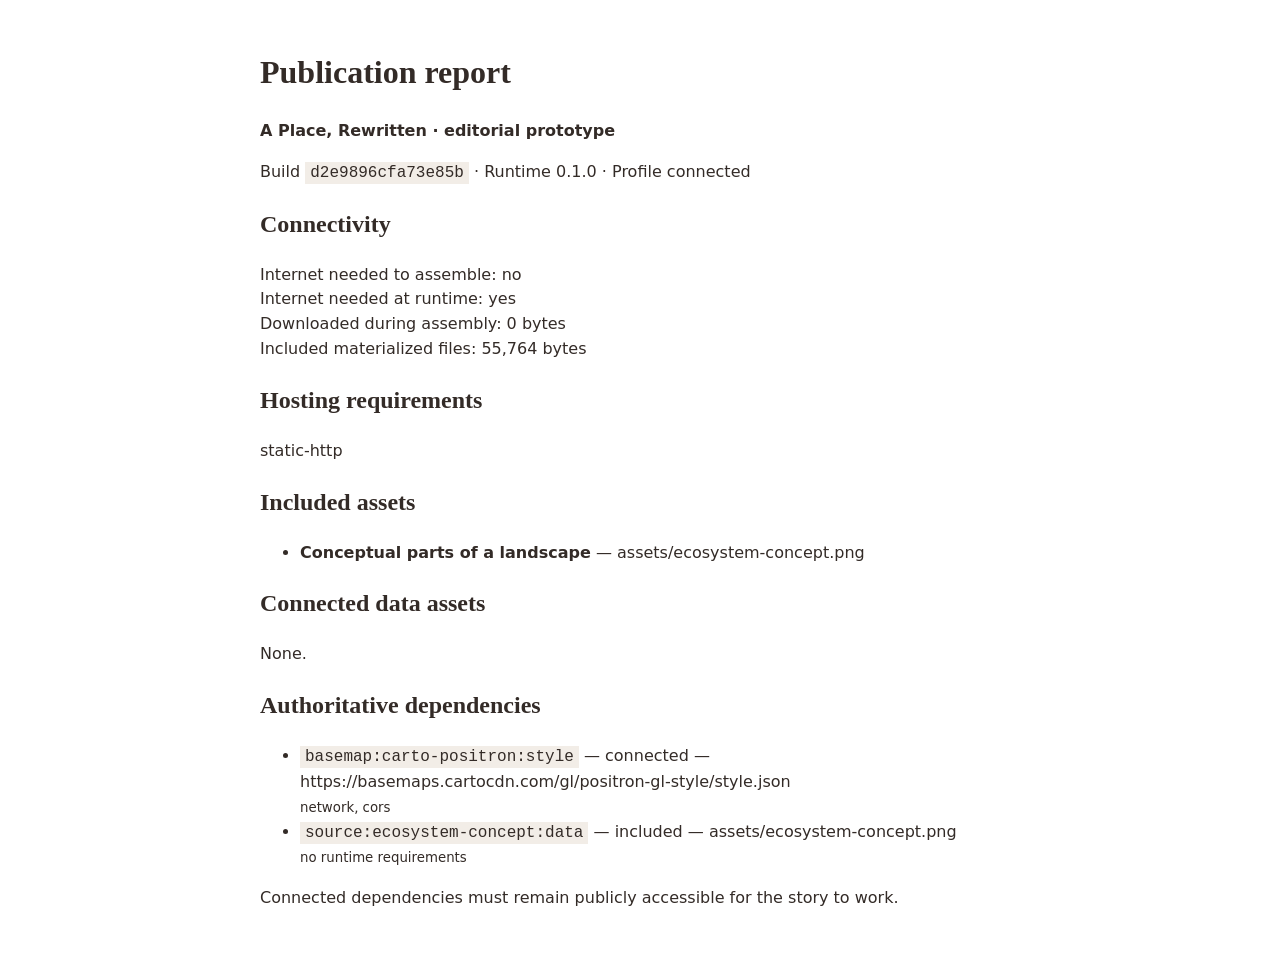
<file: a-place-rewritten/publication-report.html>
<!doctype html><html lang="en"><meta charset="utf-8"><title>Publication report</title><style>body{max-width:760px;margin:48px auto;padding:0 24px;font:16px/1.55 system-ui;color:#332b27}h1,h2{font-family:Georgia,serif}code{background:#f2ede7;padding:2px 5px}</style><body><h1>Publication report</h1><p><strong>A Place, Rewritten · editorial prototype</strong></p><p>Build <code>d2e9896cfa73e85b</code> · Runtime 0.1.0 · Profile connected</p><h2>Connectivity</h2><p>Internet needed to assemble: no<br>Internet needed at runtime: yes<br>Downloaded during assembly: 0 bytes<br>Included materialized files: 55,764 bytes</p><h2>Hosting requirements</h2><p>static-http</p><h2>Included assets</h2><ul><li><strong>Conceptual parts of a landscape</strong> — assets/ecosystem-concept.png</li></ul><h2>Connected data assets</h2><p>None.</p><h2>Authoritative dependencies</h2><ul><li><code>basemap:carto-positron:style</code> — connected — https://basemaps.cartocdn.com/gl/positron-gl-style/style.json<br><small>network, cors</small></li><li><code>source:ecosystem-concept:data</code> — included — assets/ecosystem-concept.png<br><small>no runtime requirements</small></li></ul><p>Connected dependencies must remain publicly accessible for the story to work.</p></body></html>
</file>
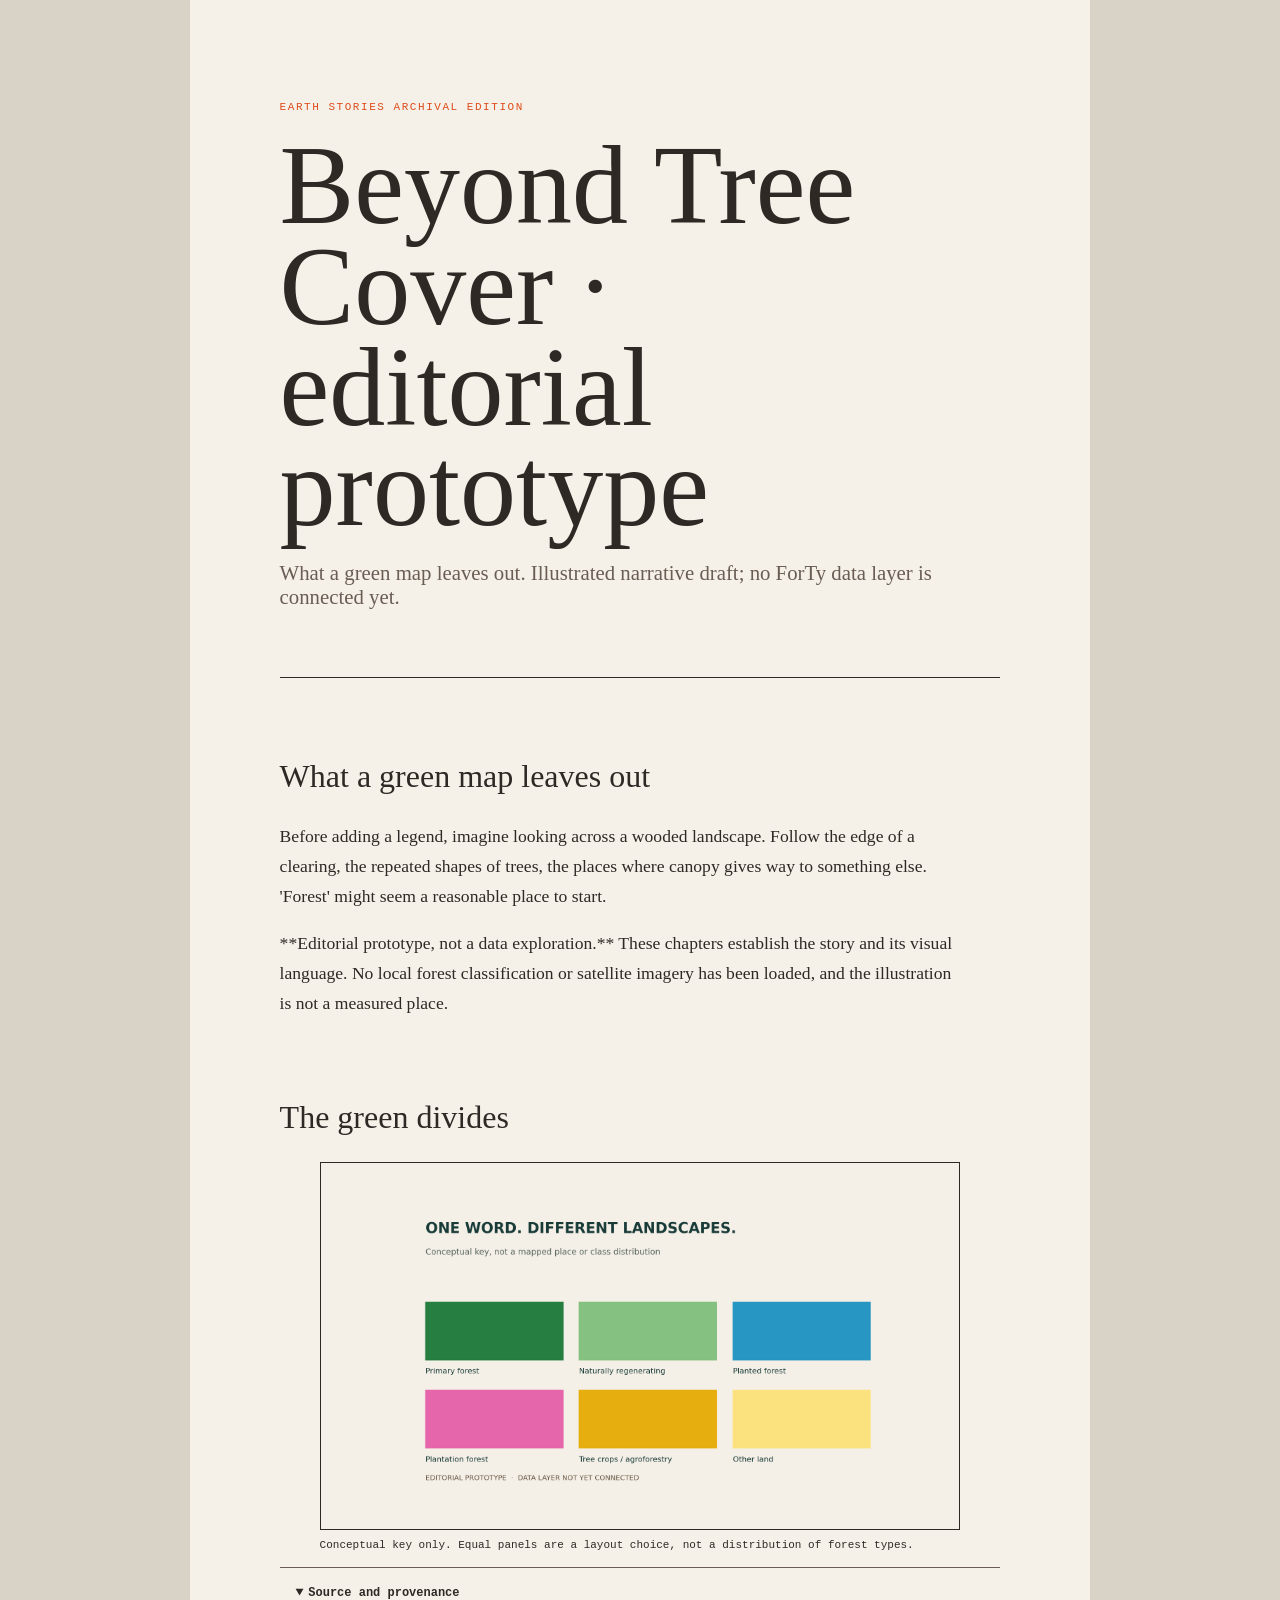
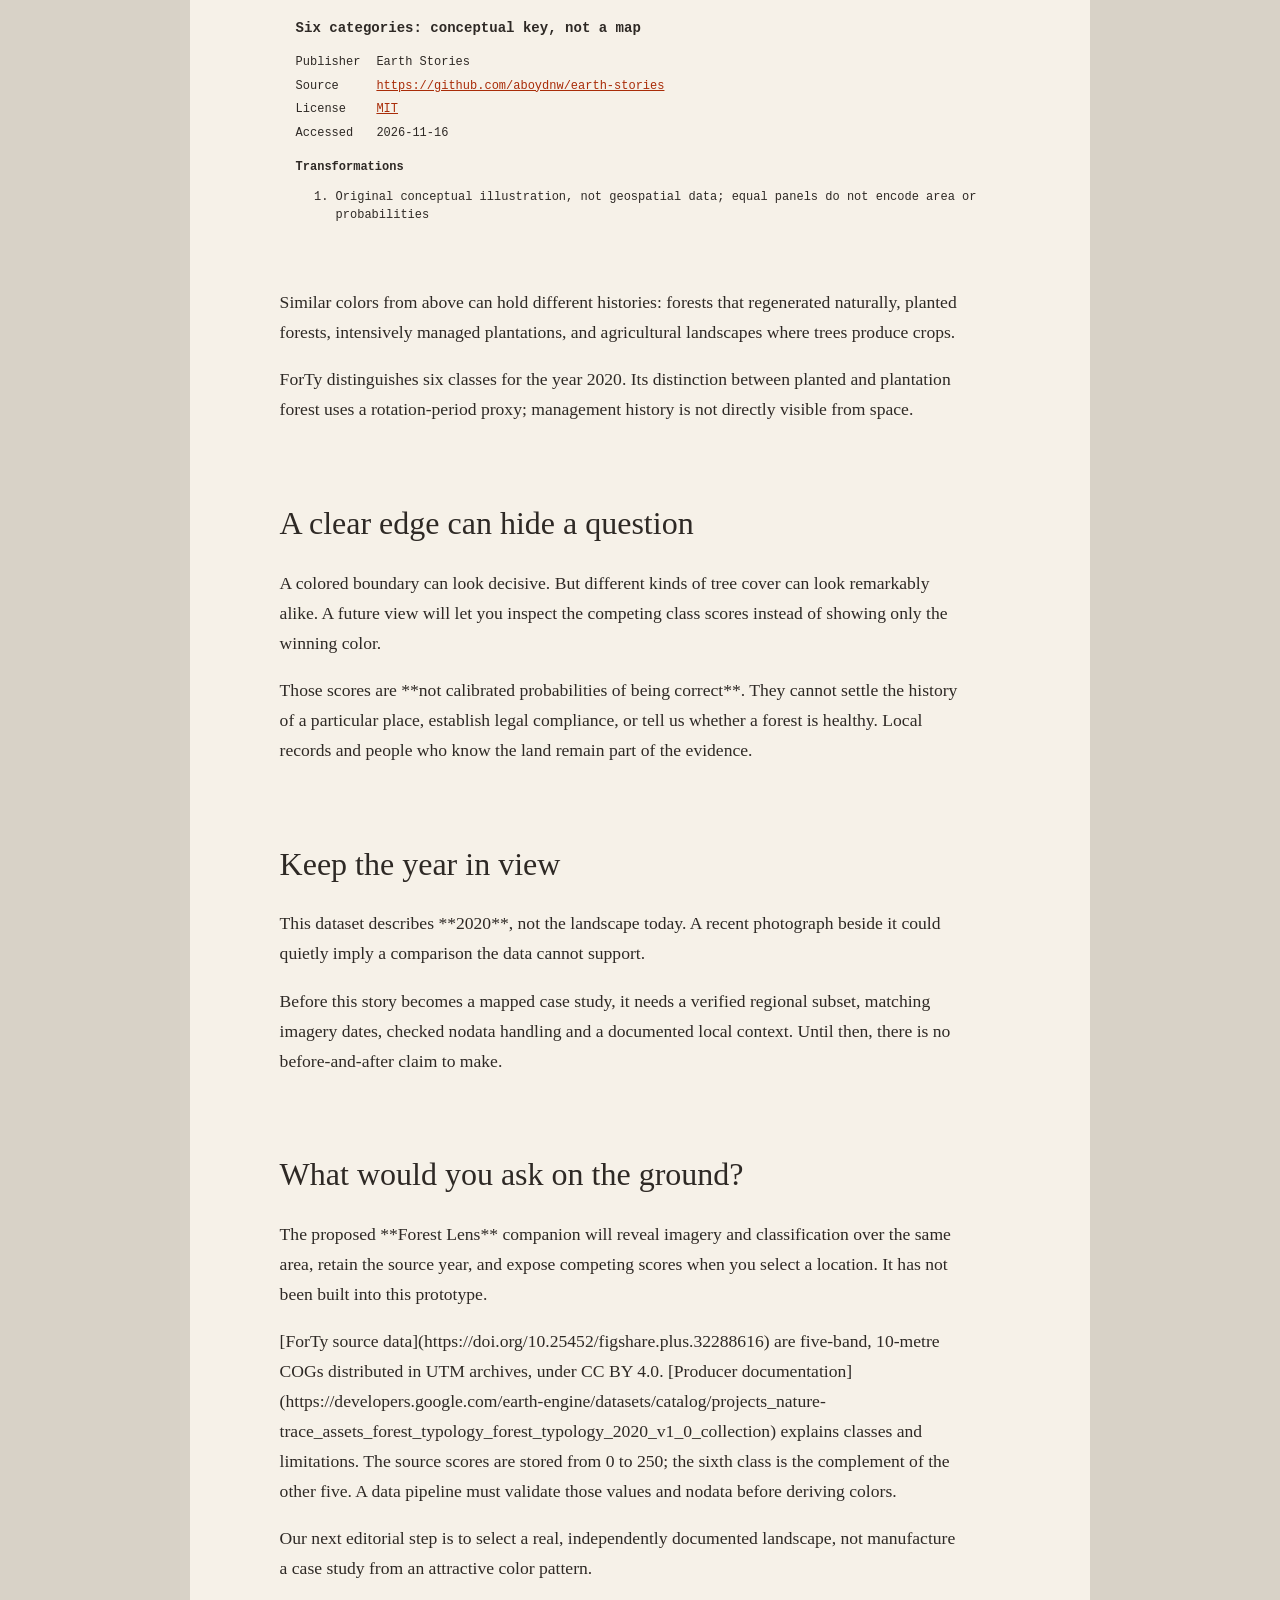
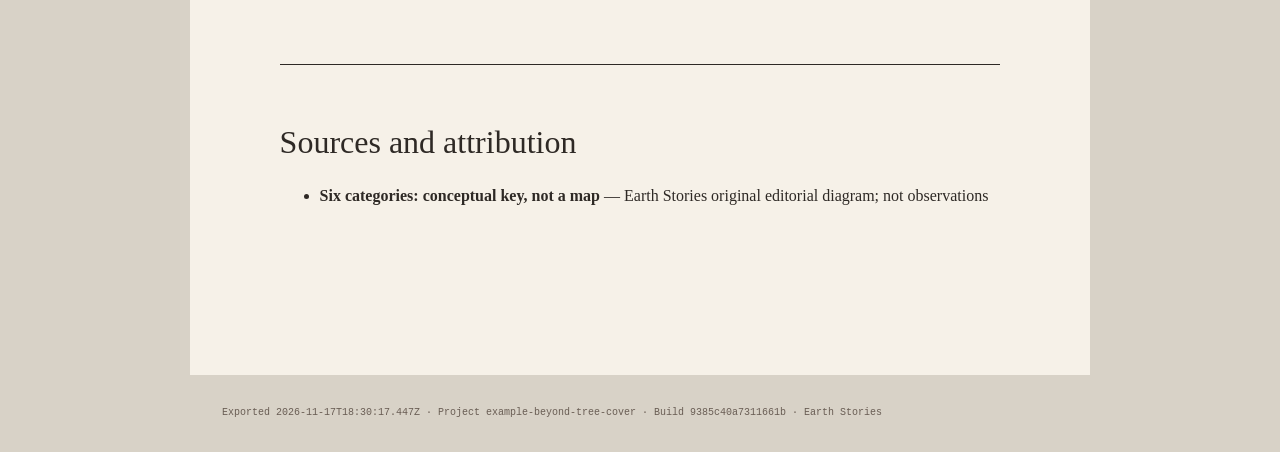
<file: beyond-tree-cover/archival.html>
<!doctype html><html lang="en"><head><meta charset="utf-8"><meta name="viewport" content="width=device-width,initial-scale=1"><title>Beyond Tree Cover · editorial prototype</title><meta name="dc.title" content="Beyond Tree Cover · editorial prototype"><meta name="dc.date" content="2026-11-17T18:30:17.447Z"><meta name="dc.description" content="What a green map leaves out. Illustrated narrative draft; no ForTy data layer is connected yet."><style>:root{color:#2e2925;background:#d8d2c7;font-family:Georgia,serif}*{box-sizing:border-box}body{margin:0}article{max-width:900px;margin:auto;background:#f6f1e8;padding:clamp(24px,7vw,90px)}header{padding-bottom:3rem;border-bottom:1px solid #2e2925}h1{font-size:clamp(3rem,9vw,7rem);line-height:.9;font-weight:400;margin:.2em 0}h2{font-size:2rem;font-weight:400}section{margin:5rem 0}.kicker{font:11px monospace;text-transform:uppercase;color:#dd4b1a;letter-spacing:.14em}.description{font-size:1.3rem;color:#695d54}.narrative{font-size:1.1rem;line-height:1.7;max-width:680px}img,svg{display:block;width:100%;height:auto;border:1px solid #2e2925}figcaption{font:11px monospace;margin-top:.6rem}.unavailable{padding:3rem;border:1px dashed #dd4b1a;background:#fffaf1}.provenance{margin:1rem 0 2rem;padding:1rem;border-top:1px solid #695d54;font:12px/1.5 monospace}.provenance summary{font-weight:bold}.provenance section{margin:1rem 0}.provenance dl{display:grid;grid-template-columns:max-content 1fr;gap:.35rem 1rem}.provenance dd{margin:0;overflow-wrap:anywhere}.provenance h4{margin-bottom:.3rem}.citations{border-top:1px solid #2e2925;padding-top:2rem}.citations li{margin:.7rem 0}a{color:#a92c08}footer{max-width:900px;margin:auto;padding:2rem;font:10px monospace;color:#695d54}</style></head><body><article><header><p class="kicker">Earth Stories archival edition</p><h1>Beyond Tree Cover · editorial prototype</h1><p class="description">What a green map leaves out. Illustrated narrative draft; no ForTy data layer is connected yet.</p></header><section><h2>What a green map leaves out</h2><div class="narrative"><p>Before adding a legend, imagine looking across a wooded landscape. Follow the edge of a clearing, the repeated shapes of trees, the places where canopy gives way to something else. 'Forest' might seem a reasonable place to start.</p><p>**Editorial prototype, not a data exploration.** These chapters establish the story and its visual language. No local forest classification or satellite imagery has been loaded, and the illustration is not a measured place.</p></div></section>
<section><h2>The green divides</h2><figure><img src="[data-uri]" alt="Six equally sized colored panels label the ForTy categories. Their sizes do not represent land area or model scores."><figcaption>Conceptual key only. Equal panels are a layout choice, not a distribution of forest types.</figcaption></figure><details class="provenance" open><summary>Source and provenance</summary><section><h3>Six categories: conceptual key, not a map</h3><dl><dt>Publisher</dt><dd>Earth Stories</dd><dt>Source</dt><dd><a href="https://github.com/aboydnw/earth-stories">https://github.com/aboydnw/earth-stories</a></dd><dt>License</dt><dd><a href="https://github.com/aboydnw/earth-stories/blob/main/LICENSE">MIT</a></dd><dt>Accessed</dt><dd><time datetime="2026-11-16">2026-11-16</time></dd></dl><h4>Transformations</h4><ol><li>Original conceptual illustration, not geospatial data; equal panels do not encode area or probabilities</li></ol></section></details><div class="narrative"><p>Similar colors from above can hold different histories: forests that regenerated naturally, planted forests, intensively managed plantations, and agricultural landscapes where trees produce crops.</p><p>ForTy distinguishes six classes for the year 2020. Its distinction between planted and plantation forest uses a rotation-period proxy; management history is not directly visible from space.</p></div></section>
<section><h2>A clear edge can hide a question</h2><div class="narrative"><p>A colored boundary can look decisive. But different kinds of tree cover can look remarkably alike. A future view will let you inspect the competing class scores instead of showing only the winning color.</p><p>Those scores are **not calibrated probabilities of being correct**. They cannot settle the history of a particular place, establish legal compliance, or tell us whether a forest is healthy. Local records and people who know the land remain part of the evidence.</p></div></section>
<section><h2>Keep the year in view</h2><div class="narrative"><p>This dataset describes **2020**, not the landscape today. A recent photograph beside it could quietly imply a comparison the data cannot support.</p><p>Before this story becomes a mapped case study, it needs a verified regional subset, matching imagery dates, checked nodata handling and a documented local context. Until then, there is no before-and-after claim to make.</p></div></section>
<section><h2>What would you ask on the ground?</h2><div class="narrative"><p>The proposed **Forest Lens** companion will reveal imagery and classification over the same area, retain the source year, and expose competing scores when you select a location. It has not been built into this prototype.</p><p>[ForTy source data](https://doi.org/10.25452/figshare.plus.32288616) are five-band, 10-metre COGs distributed in UTM archives, under CC BY 4.0. [Producer documentation](https://developers.google.com/earth-engine/datasets/catalog/projects_nature-trace_assets_forest_typology_forest_typology_2020_v1_0_collection) explains classes and limitations. The source scores are stored from 0 to 250; the sixth class is the complement of the other five. A data pipeline must validate those values and nodata before deriving colors.</p><p>Our next editorial step is to select a real, independently documented landscape, not manufacture a case study from an attractive color pattern.</p></div></section><section class="citations"><h2>Sources and attribution</h2><ul><li><strong>Six categories: conceptual key, not a map</strong> — Earth Stories original editorial diagram; not observations</li></ul></section></article><footer>Exported 2026-11-17T18:30:17.447Z · Project example-beyond-tree-cover · Build 9385c40a7311661b · Earth Stories</footer></body></html>
</file>
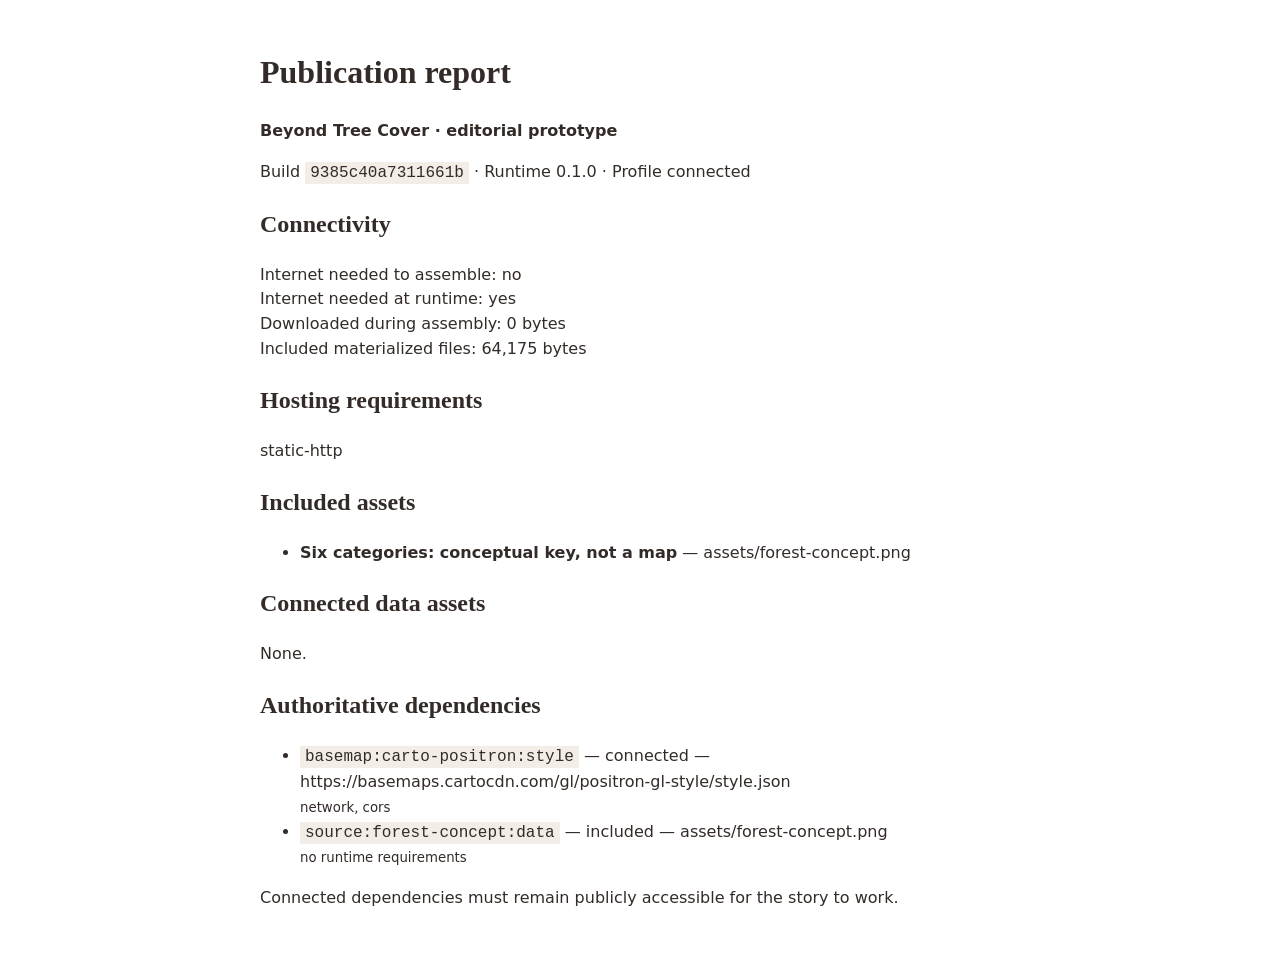
<file: beyond-tree-cover/publication-report.html>
<!doctype html><html lang="en"><meta charset="utf-8"><title>Publication report</title><style>body{max-width:760px;margin:48px auto;padding:0 24px;font:16px/1.55 system-ui;color:#332b27}h1,h2{font-family:Georgia,serif}code{background:#f2ede7;padding:2px 5px}</style><body><h1>Publication report</h1><p><strong>Beyond Tree Cover · editorial prototype</strong></p><p>Build <code>9385c40a7311661b</code> · Runtime 0.1.0 · Profile connected</p><h2>Connectivity</h2><p>Internet needed to assemble: no<br>Internet needed at runtime: yes<br>Downloaded during assembly: 0 bytes<br>Included materialized files: 64,175 bytes</p><h2>Hosting requirements</h2><p>static-http</p><h2>Included assets</h2><ul><li><strong>Six categories: conceptual key, not a map</strong> — assets/forest-concept.png</li></ul><h2>Connected data assets</h2><p>None.</p><h2>Authoritative dependencies</h2><ul><li><code>basemap:carto-positron:style</code> — connected — https://basemaps.cartocdn.com/gl/positron-gl-style/style.json<br><small>network, cors</small></li><li><code>source:forest-concept:data</code> — included — assets/forest-concept.png<br><small>no runtime requirements</small></li></ul><p>Connected dependencies must remain publicly accessible for the story to work.</p></body></html>
</file>
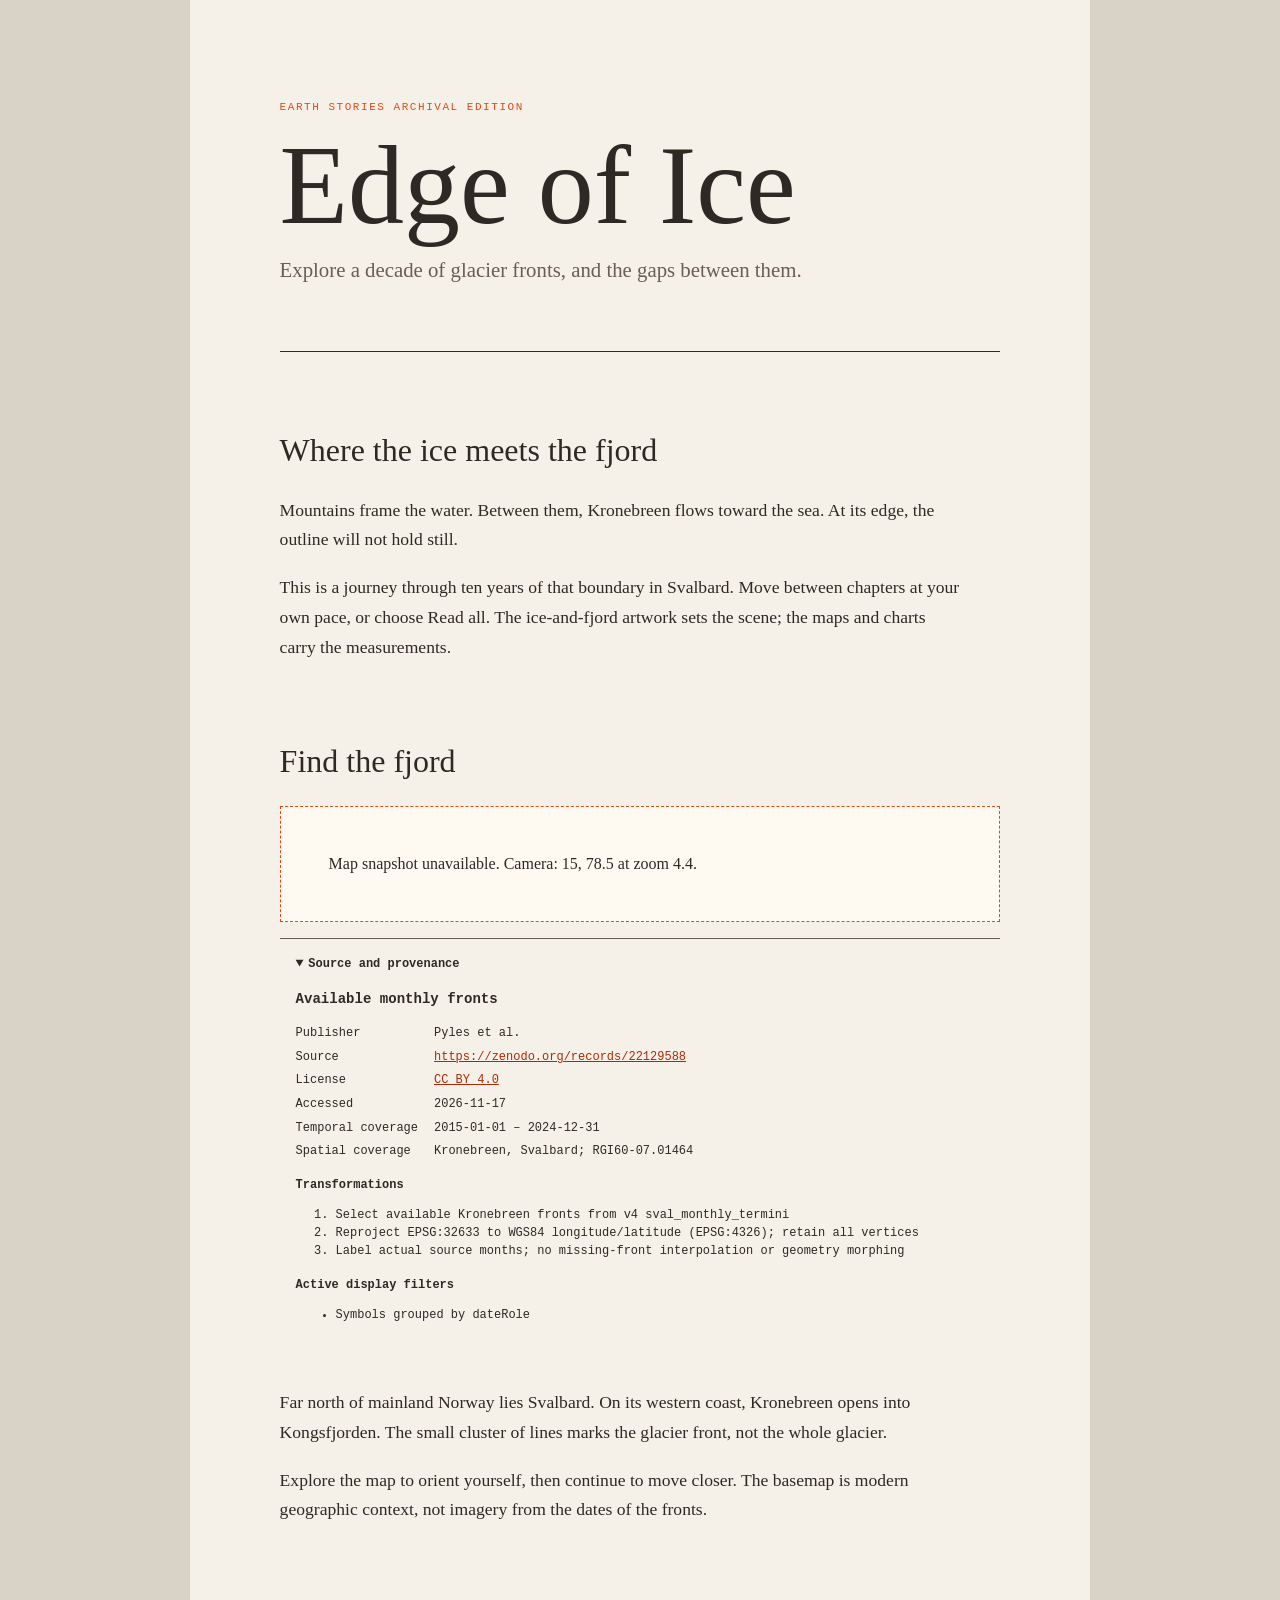
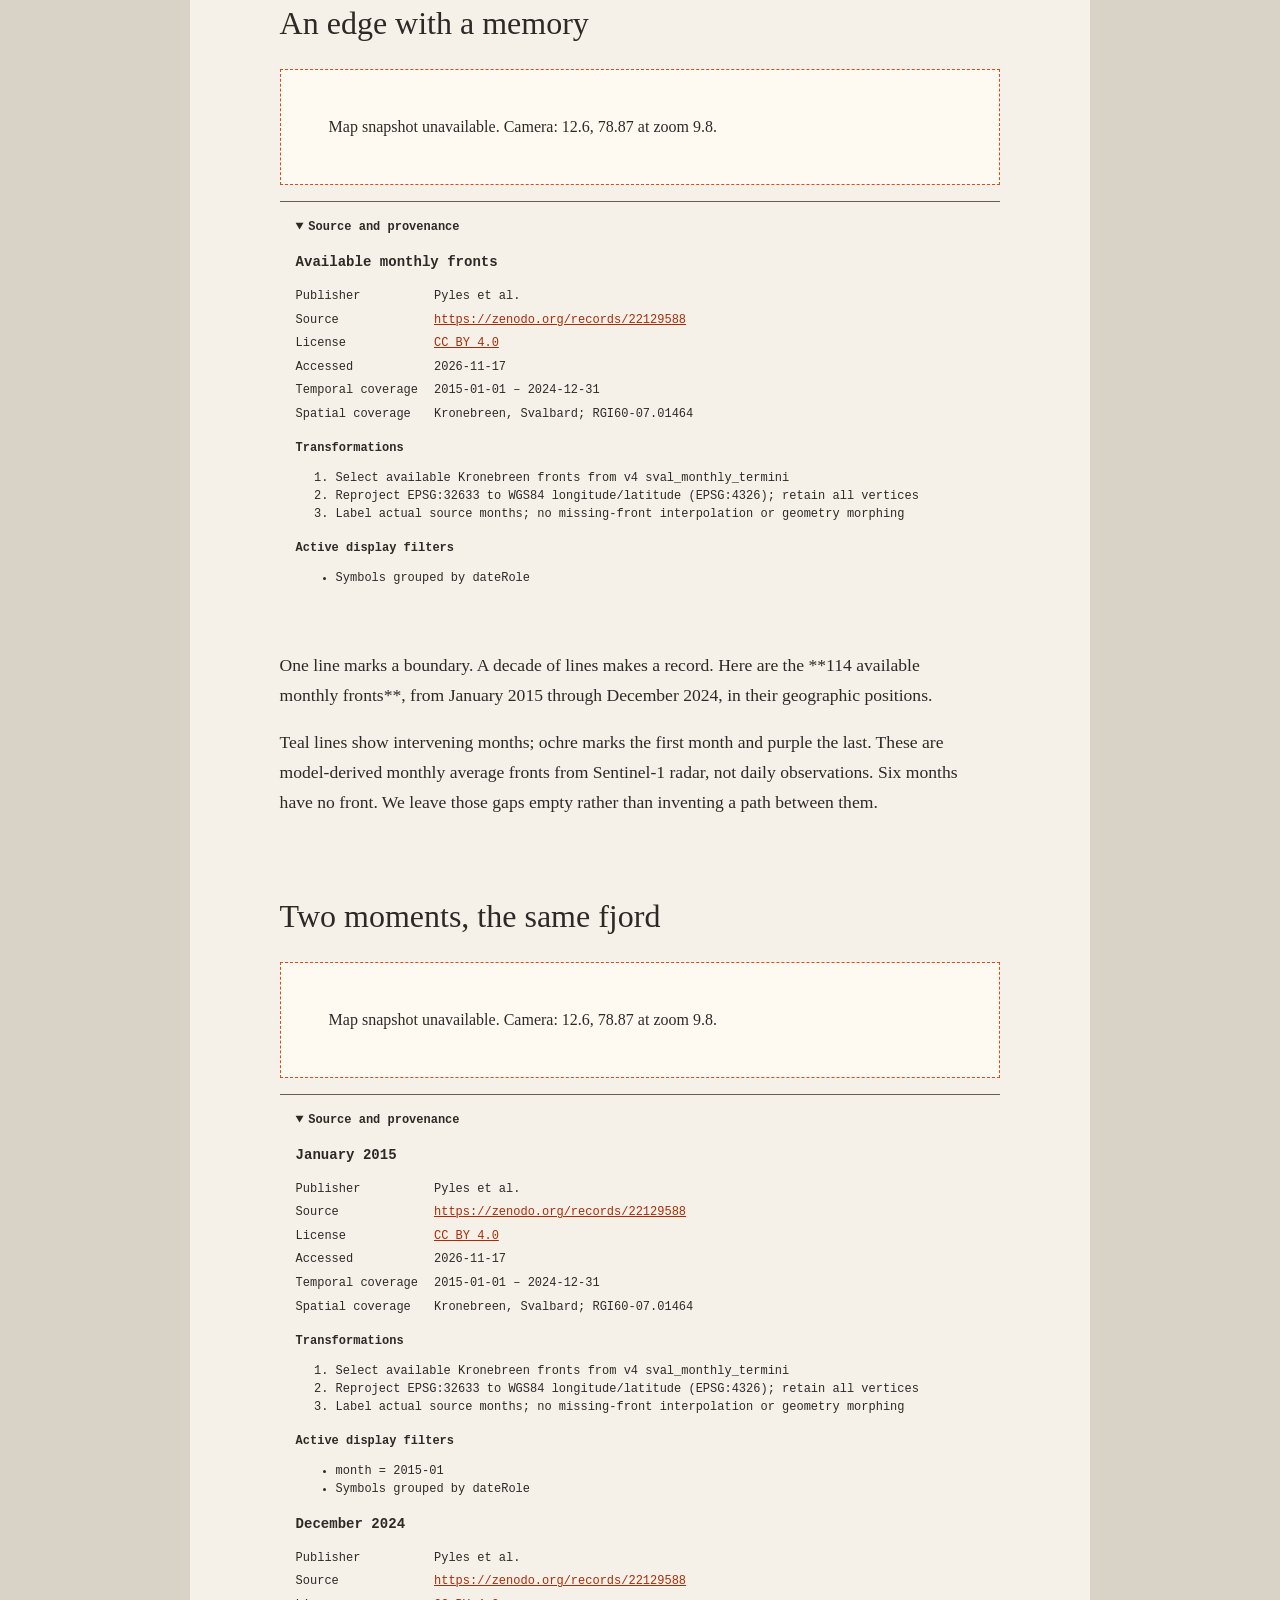
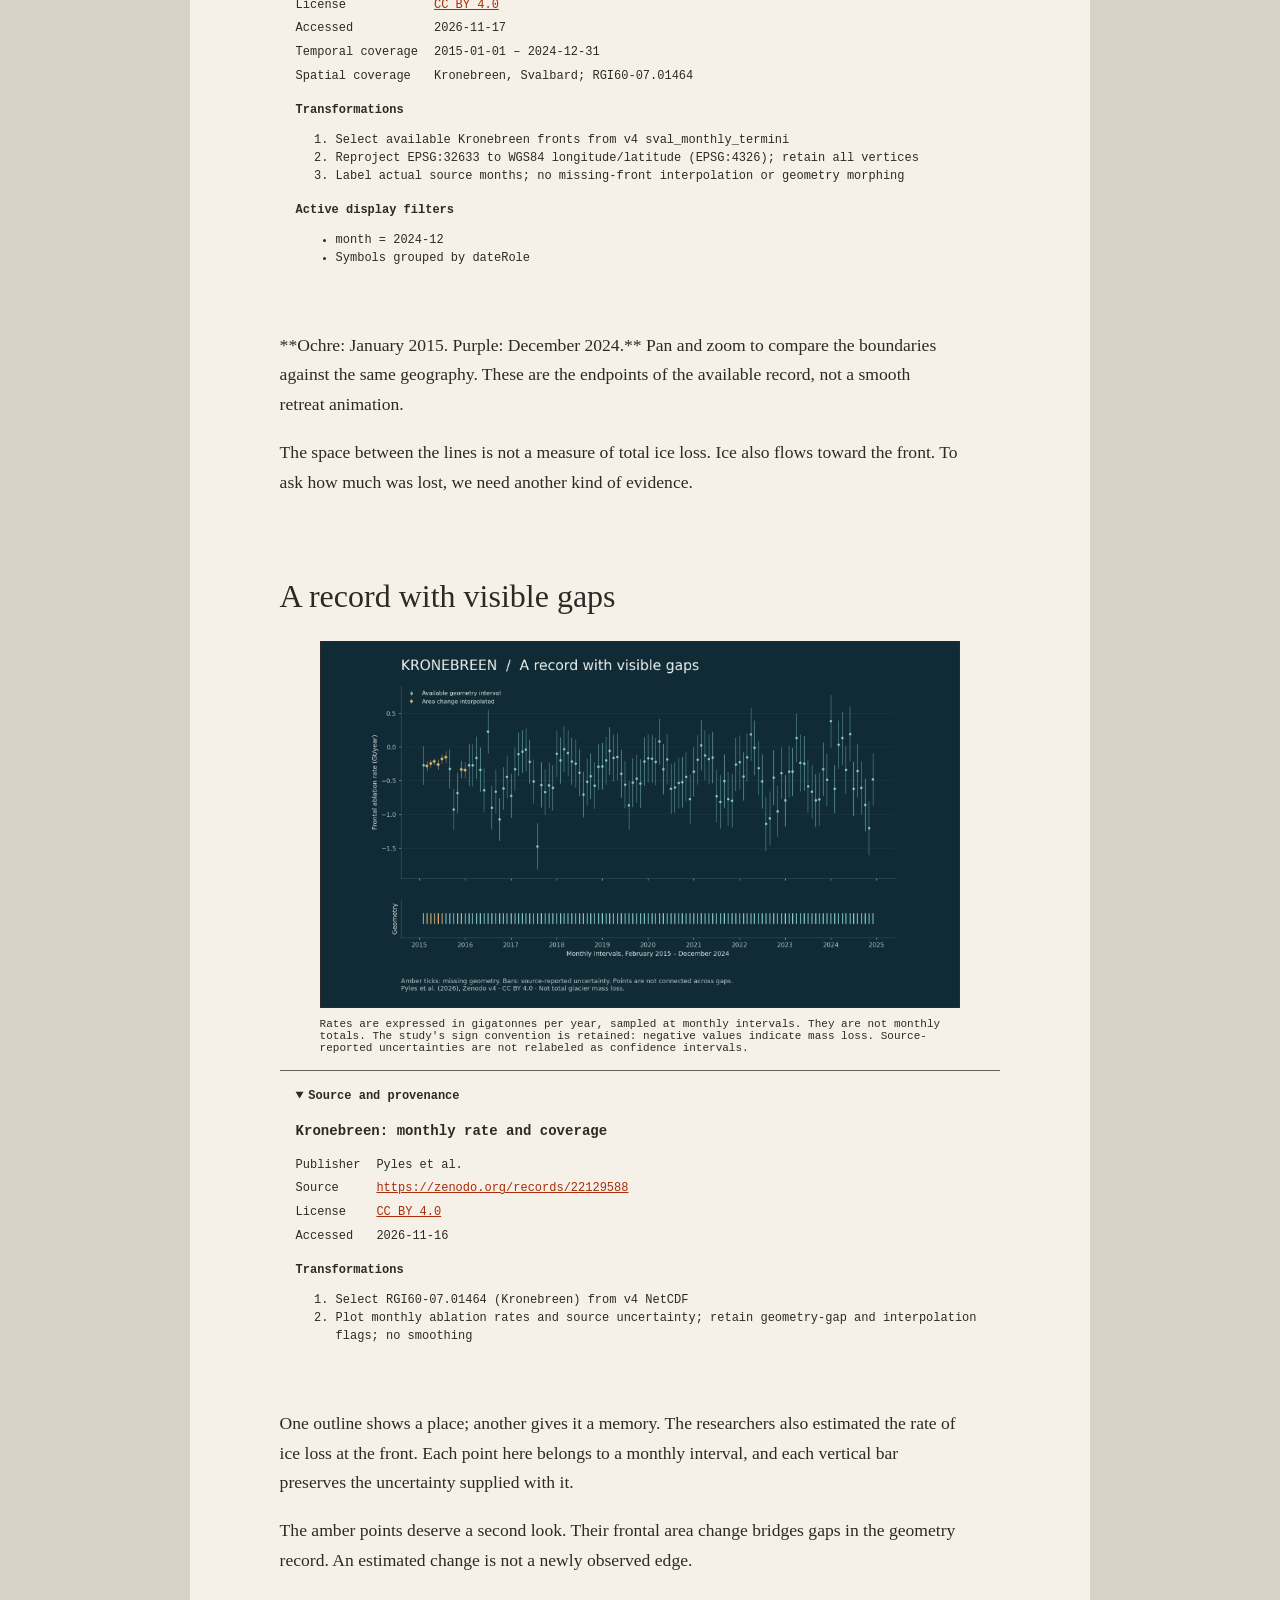
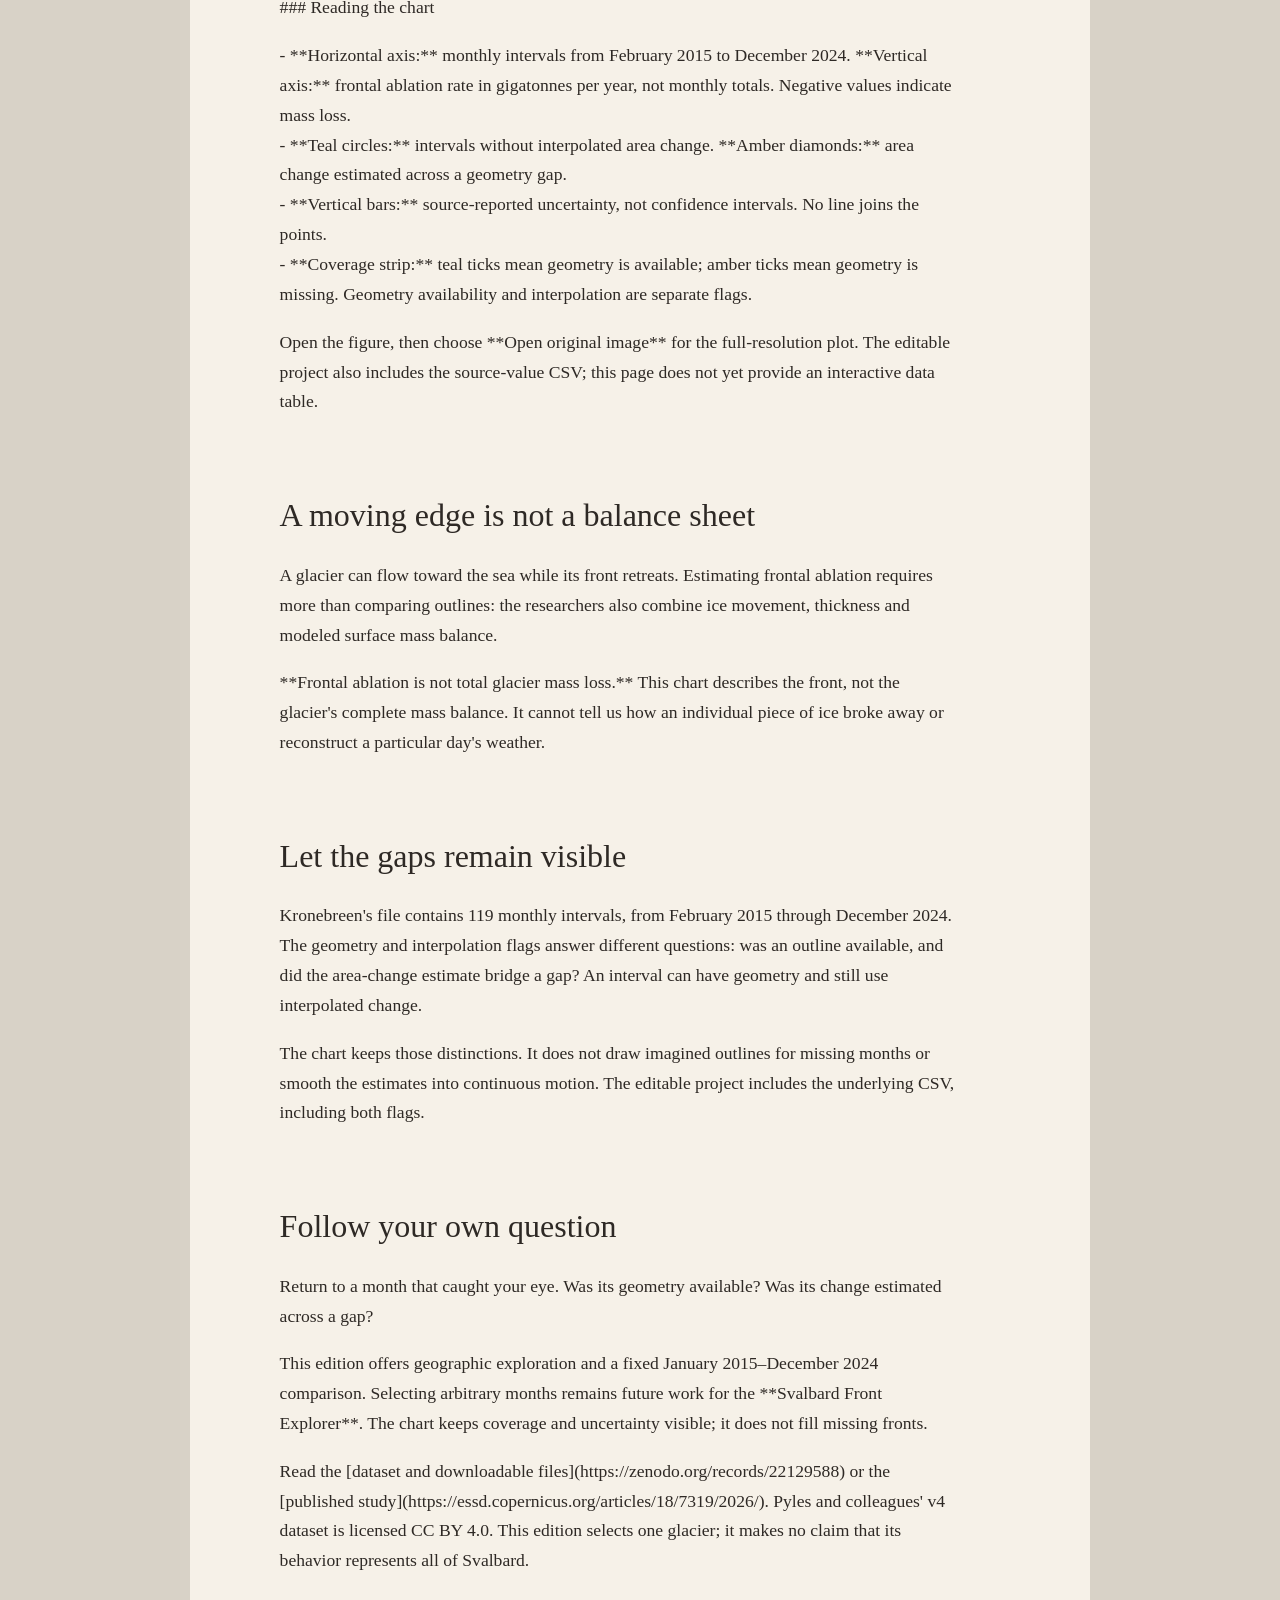
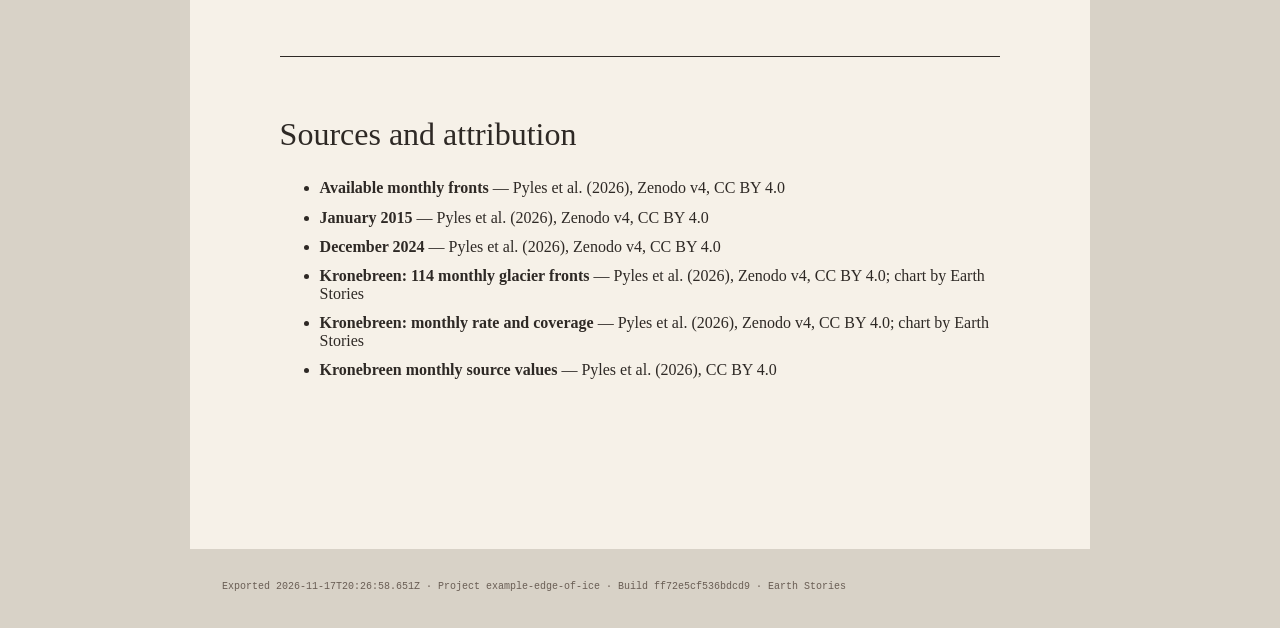
<file: edge-of-ice/archival.html>
<!doctype html><html lang="en"><head><meta charset="utf-8"><meta name="viewport" content="width=device-width,initial-scale=1"><title>Edge of Ice</title><meta name="dc.title" content="Edge of Ice"><meta name="dc.date" content="2026-11-17T20:26:58.651Z"><meta name="dc.description" content="Explore a decade of glacier fronts, and the gaps between them."><style>:root{color:#2e2925;background:#d8d2c7;font-family:Georgia,serif}*{box-sizing:border-box}body{margin:0}article{max-width:900px;margin:auto;background:#f6f1e8;padding:clamp(24px,7vw,90px)}header{padding-bottom:3rem;border-bottom:1px solid #2e2925}h1{font-size:clamp(3rem,9vw,7rem);line-height:.9;font-weight:400;margin:.2em 0}h2{font-size:2rem;font-weight:400}section{margin:5rem 0}.kicker{font:11px monospace;text-transform:uppercase;color:#dd4b1a;letter-spacing:.14em}.description{font-size:1.3rem;color:#695d54}.narrative{font-size:1.1rem;line-height:1.7;max-width:680px}img,svg{display:block;width:100%;height:auto;border:1px solid #2e2925}figcaption{font:11px monospace;margin-top:.6rem}.unavailable{padding:3rem;border:1px dashed #dd4b1a;background:#fffaf1}.provenance{margin:1rem 0 2rem;padding:1rem;border-top:1px solid #695d54;font:12px/1.5 monospace}.provenance summary{font-weight:bold}.provenance section{margin:1rem 0}.provenance dl{display:grid;grid-template-columns:max-content 1fr;gap:.35rem 1rem}.provenance dd{margin:0;overflow-wrap:anywhere}.provenance h4{margin-bottom:.3rem}.citations{border-top:1px solid #2e2925;padding-top:2rem}.citations li{margin:.7rem 0}a{color:#a92c08}footer{max-width:900px;margin:auto;padding:2rem;font:10px monospace;color:#695d54}</style></head><body><article><header><p class="kicker">Earth Stories archival edition</p><h1>Edge of Ice</h1><p class="description">Explore a decade of glacier fronts, and the gaps between them.</p></header><section><h2>Where the ice meets the fjord</h2><div class="narrative"><p>Mountains frame the water. Between them, Kronebreen flows toward the sea. At its edge, the outline will not hold still.</p><p>This is a journey through ten years of that boundary in Svalbard. Move between chapters at your own pace, or choose Read all. The ice-and-fjord artwork sets the scene; the maps and charts carry the measurements.</p></div></section>
<section><h2>Find the fjord</h2><div class="unavailable">Map snapshot unavailable. Camera: 15, 78.5 at zoom 4.4.</div><details class="provenance" open><summary>Source and provenance</summary><section><h3>Available monthly fronts</h3><dl><dt>Publisher</dt><dd>Pyles et al.</dd><dt>Source</dt><dd><a href="https://zenodo.org/records/22129588">https://zenodo.org/records/22129588</a></dd><dt>License</dt><dd><a href="https://creativecommons.org/licenses/by/4.0/">CC BY 4.0</a></dd><dt>Accessed</dt><dd><time datetime="2026-11-17">2026-11-17</time></dd><dt>Temporal coverage</dt><dd>2015-01-01 – 2024-12-31</dd><dt>Spatial coverage</dt><dd>Kronebreen, Svalbard; RGI60-07.01464</dd></dl><h4>Transformations</h4><ol><li>Select available Kronebreen fronts from v4 sval_monthly_termini</li><li>Reproject EPSG:32633 to WGS84 longitude/latitude (EPSG:4326); retain all vertices</li><li>Label actual source months; no missing-front interpolation or geometry morphing</li></ol><h4>Active display filters</h4><ul><li>Symbols grouped by dateRole</li></ul></section></details><div class="narrative"><p>Far north of mainland Norway lies Svalbard. On its western coast, Kronebreen opens into Kongsfjorden. The small cluster of lines marks the glacier front, not the whole glacier.</p><p>Explore the map to orient yourself, then continue to move closer. The basemap is modern geographic context, not imagery from the dates of the fronts.</p></div></section>
<section><h2>An edge with a memory</h2><div class="unavailable">Map snapshot unavailable. Camera: 12.6, 78.87 at zoom 9.8.</div><details class="provenance" open><summary>Source and provenance</summary><section><h3>Available monthly fronts</h3><dl><dt>Publisher</dt><dd>Pyles et al.</dd><dt>Source</dt><dd><a href="https://zenodo.org/records/22129588">https://zenodo.org/records/22129588</a></dd><dt>License</dt><dd><a href="https://creativecommons.org/licenses/by/4.0/">CC BY 4.0</a></dd><dt>Accessed</dt><dd><time datetime="2026-11-17">2026-11-17</time></dd><dt>Temporal coverage</dt><dd>2015-01-01 – 2024-12-31</dd><dt>Spatial coverage</dt><dd>Kronebreen, Svalbard; RGI60-07.01464</dd></dl><h4>Transformations</h4><ol><li>Select available Kronebreen fronts from v4 sval_monthly_termini</li><li>Reproject EPSG:32633 to WGS84 longitude/latitude (EPSG:4326); retain all vertices</li><li>Label actual source months; no missing-front interpolation or geometry morphing</li></ol><h4>Active display filters</h4><ul><li>Symbols grouped by dateRole</li></ul></section></details><div class="narrative"><p>One line marks a boundary. A decade of lines makes a record. Here are the **114 available monthly fronts**, from January 2015 through December 2024, in their geographic positions.</p><p>Teal lines show intervening months; ochre marks the first month and purple the last. These are model-derived monthly average fronts from Sentinel-1 radar, not daily observations. Six months have no front. We leave those gaps empty rather than inventing a path between them.</p></div></section>
<section><h2>Two moments, the same fjord</h2><div class="unavailable">Map snapshot unavailable. Camera: 12.6, 78.87 at zoom 9.8.</div><details class="provenance" open><summary>Source and provenance</summary><section><h3>January 2015</h3><dl><dt>Publisher</dt><dd>Pyles et al.</dd><dt>Source</dt><dd><a href="https://zenodo.org/records/22129588">https://zenodo.org/records/22129588</a></dd><dt>License</dt><dd><a href="https://creativecommons.org/licenses/by/4.0/">CC BY 4.0</a></dd><dt>Accessed</dt><dd><time datetime="2026-11-17">2026-11-17</time></dd><dt>Temporal coverage</dt><dd>2015-01-01 – 2024-12-31</dd><dt>Spatial coverage</dt><dd>Kronebreen, Svalbard; RGI60-07.01464</dd></dl><h4>Transformations</h4><ol><li>Select available Kronebreen fronts from v4 sval_monthly_termini</li><li>Reproject EPSG:32633 to WGS84 longitude/latitude (EPSG:4326); retain all vertices</li><li>Label actual source months; no missing-front interpolation or geometry morphing</li></ol><h4>Active display filters</h4><ul><li>month = 2015-01</li><li>Symbols grouped by dateRole</li></ul></section><section><h3>December 2024</h3><dl><dt>Publisher</dt><dd>Pyles et al.</dd><dt>Source</dt><dd><a href="https://zenodo.org/records/22129588">https://zenodo.org/records/22129588</a></dd><dt>License</dt><dd><a href="https://creativecommons.org/licenses/by/4.0/">CC BY 4.0</a></dd><dt>Accessed</dt><dd><time datetime="2026-11-17">2026-11-17</time></dd><dt>Temporal coverage</dt><dd>2015-01-01 – 2024-12-31</dd><dt>Spatial coverage</dt><dd>Kronebreen, Svalbard; RGI60-07.01464</dd></dl><h4>Transformations</h4><ol><li>Select available Kronebreen fronts from v4 sval_monthly_termini</li><li>Reproject EPSG:32633 to WGS84 longitude/latitude (EPSG:4326); retain all vertices</li><li>Label actual source months; no missing-front interpolation or geometry morphing</li></ol><h4>Active display filters</h4><ul><li>month = 2024-12</li><li>Symbols grouped by dateRole</li></ul></section></details><div class="narrative"><p>**Ochre: January 2015. Purple: December 2024.** Pan and zoom to compare the boundaries against the same geography. These are the endpoints of the available record, not a smooth retreat animation.</p><p>The space between the lines is not a measure of total ice loss. Ice also flows toward the front. To ask how much was lost, we need another kind of evidence.</p></div></section>
<section><h2>A record with visible gaps</h2><figure><img src="[data-uri]" alt="Kronebreen monthly frontal ablation estimates, February 2015 to December 2024, with source uncertainty bars. Amber diamonds identify interpolated area-change intervals; amber ticks identify missing geometry. No line connects the points."><figcaption>Rates are expressed in gigatonnes per year, sampled at monthly intervals. They are not monthly totals. The study's sign convention is retained: negative values indicate mass loss. Source-reported uncertainties are not relabeled as confidence intervals.</figcaption></figure><details class="provenance" open><summary>Source and provenance</summary><section><h3>Kronebreen: monthly rate and coverage</h3><dl><dt>Publisher</dt><dd>Pyles et al.</dd><dt>Source</dt><dd><a href="https://zenodo.org/records/22129588">https://zenodo.org/records/22129588</a></dd><dt>License</dt><dd><a href="https://creativecommons.org/licenses/by/4.0/">CC BY 4.0</a></dd><dt>Accessed</dt><dd><time datetime="2026-11-16">2026-11-16</time></dd></dl><h4>Transformations</h4><ol><li>Select RGI60-07.01464 (Kronebreen) from v4 NetCDF</li><li>Plot monthly ablation rates and source uncertainty; retain geometry-gap and interpolation flags; no smoothing</li></ol></section></details><div class="narrative"><p>One outline shows a place; another gives it a memory. The researchers also estimated the rate of ice loss at the front. Each point here belongs to a monthly interval, and each vertical bar preserves the uncertainty supplied with it.</p><p>The amber points deserve a second look. Their frontal area change bridges gaps in the geometry record. An estimated change is not a newly observed edge.</p><p>### Reading the chart</p><p>- **Horizontal axis:** monthly intervals from February 2015 to December 2024. **Vertical axis:** frontal ablation rate in gigatonnes per year, not monthly totals. Negative values indicate mass loss.<br>- **Teal circles:** intervals without interpolated area change. **Amber diamonds:** area change estimated across a geometry gap.<br>- **Vertical bars:** source-reported uncertainty, not confidence intervals. No line joins the points.<br>- **Coverage strip:** teal ticks mean geometry is available; amber ticks mean geometry is missing. Geometry availability and interpolation are separate flags.</p><p>Open the figure, then choose **Open original image** for the full-resolution plot. The editable project also includes the source-value CSV; this page does not yet provide an interactive data table.</p></div></section>
<section><h2>A moving edge is not a balance sheet</h2><div class="narrative"><p>A glacier can flow toward the sea while its front retreats. Estimating frontal ablation requires more than comparing outlines: the researchers also combine ice movement, thickness and modeled surface mass balance.</p><p>**Frontal ablation is not total glacier mass loss.** This chart describes the front, not the glacier's complete mass balance. It cannot tell us how an individual piece of ice broke away or reconstruct a particular day's weather.</p></div></section>
<section><h2>Let the gaps remain visible</h2><div class="narrative"><p>Kronebreen's file contains 119 monthly intervals, from February 2015 through December 2024. The geometry and interpolation flags answer different questions: was an outline available, and did the area-change estimate bridge a gap? An interval can have geometry and still use interpolated change.</p><p>The chart keeps those distinctions. It does not draw imagined outlines for missing months or smooth the estimates into continuous motion. The editable project includes the underlying CSV, including both flags.</p></div></section>
<section><h2>Follow your own question</h2><div class="narrative"><p>Return to a month that caught your eye. Was its geometry available? Was its change estimated across a gap?</p><p>This edition offers geographic exploration and a fixed January 2015–December 2024 comparison. Selecting arbitrary months remains future work for the **Svalbard Front Explorer**. The chart keeps coverage and uncertainty visible; it does not fill missing fronts.</p><p>Read the [dataset and downloadable files](https://zenodo.org/records/22129588) or the [published study](https://essd.copernicus.org/articles/18/7319/2026/). Pyles and colleagues' v4 dataset is licensed CC BY 4.0. This edition selects one glacier; it makes no claim that its behavior represents all of Svalbard.</p></div></section><section class="citations"><h2>Sources and attribution</h2><ul><li><strong>Available monthly fronts</strong> — Pyles et al. (2026), Zenodo v4, CC BY 4.0</li><li><strong>January 2015</strong> — Pyles et al. (2026), Zenodo v4, CC BY 4.0</li><li><strong>December 2024</strong> — Pyles et al. (2026), Zenodo v4, CC BY 4.0</li><li><strong>Kronebreen: 114 monthly glacier fronts</strong> — Pyles et al. (2026), Zenodo v4, CC BY 4.0; chart by Earth Stories</li><li><strong>Kronebreen: monthly rate and coverage</strong> — Pyles et al. (2026), Zenodo v4, CC BY 4.0; chart by Earth Stories</li><li><strong>Kronebreen monthly source values</strong> — Pyles et al. (2026), CC BY 4.0</li></ul></section></article><footer>Exported 2026-11-17T20:26:58.651Z · Project example-edge-of-ice · Build ff72e5cf536bdcd9 · Earth Stories</footer></body></html>
</file>
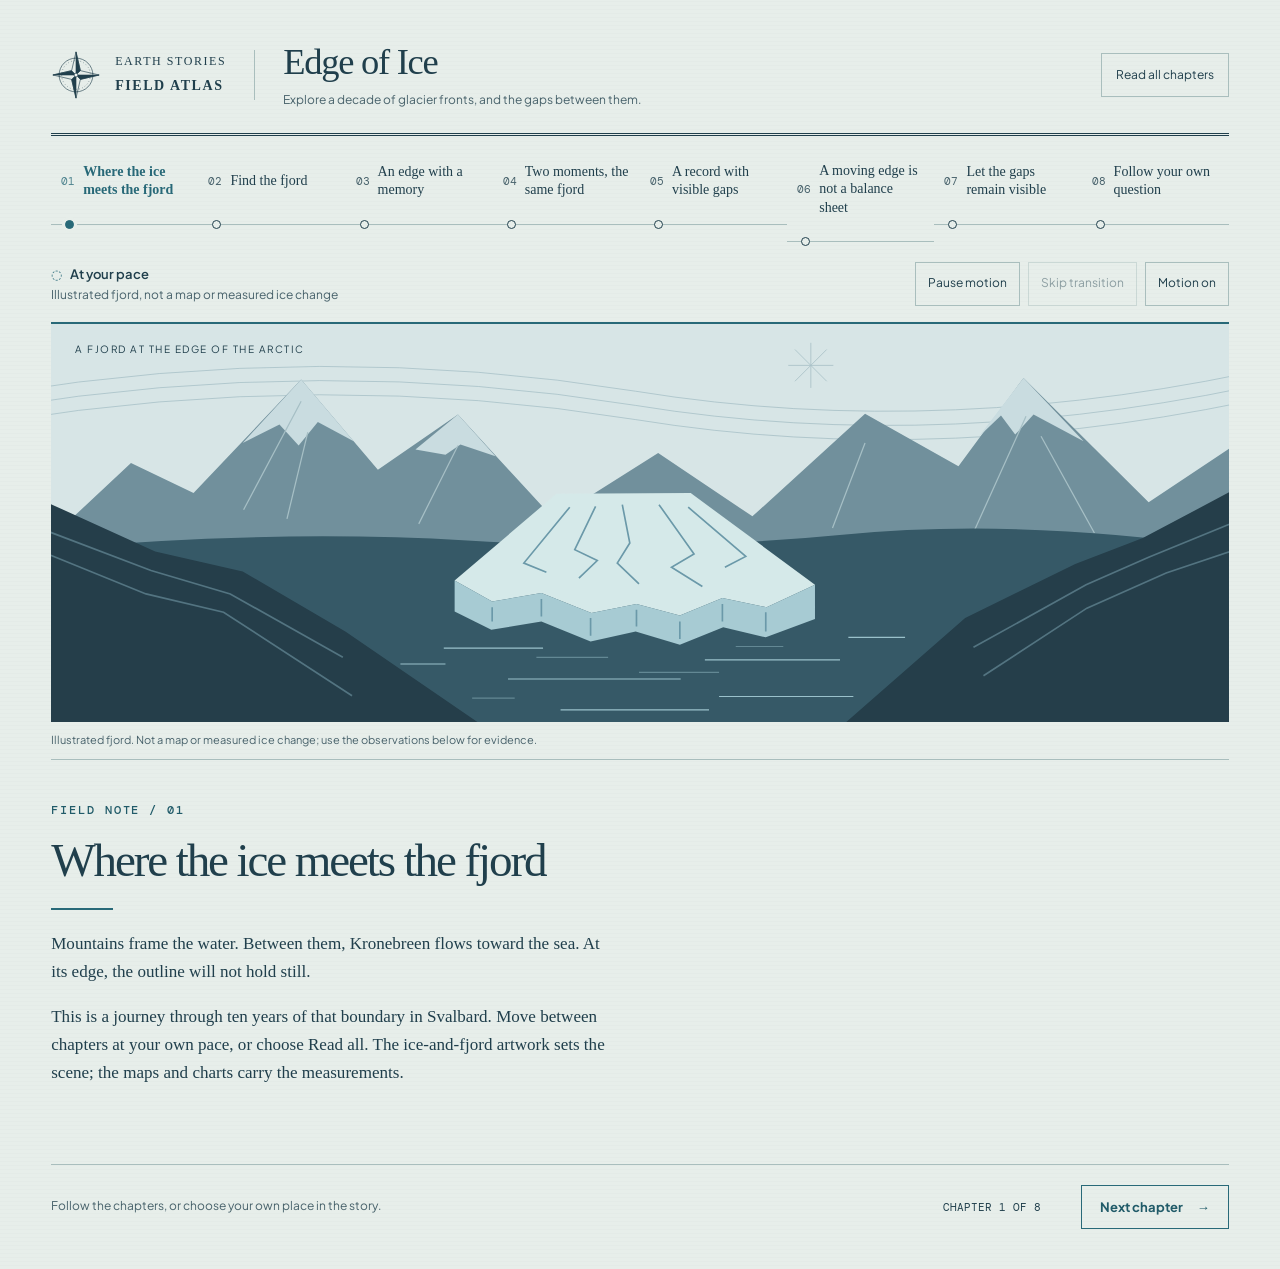
<file: edge-of-ice/embed.html>
<!doctype html>
<html lang="en">
  <head>
    <meta charset="UTF-8" />
    <meta name="viewport" content="width=device-width, initial-scale=1.0" />
    <meta name="theme-color" content="#f6f1e8" />
    <title>Earth Stories</title>
    <script type="module" crossorigin src="./assets/index-CwMo5KhP.js"></script>
    <link rel="stylesheet" crossorigin href="./assets/index-CG9-ltKG.css">
  </head>
  <body>
    <div id="root"></div>
  </body>
</html>
</file>
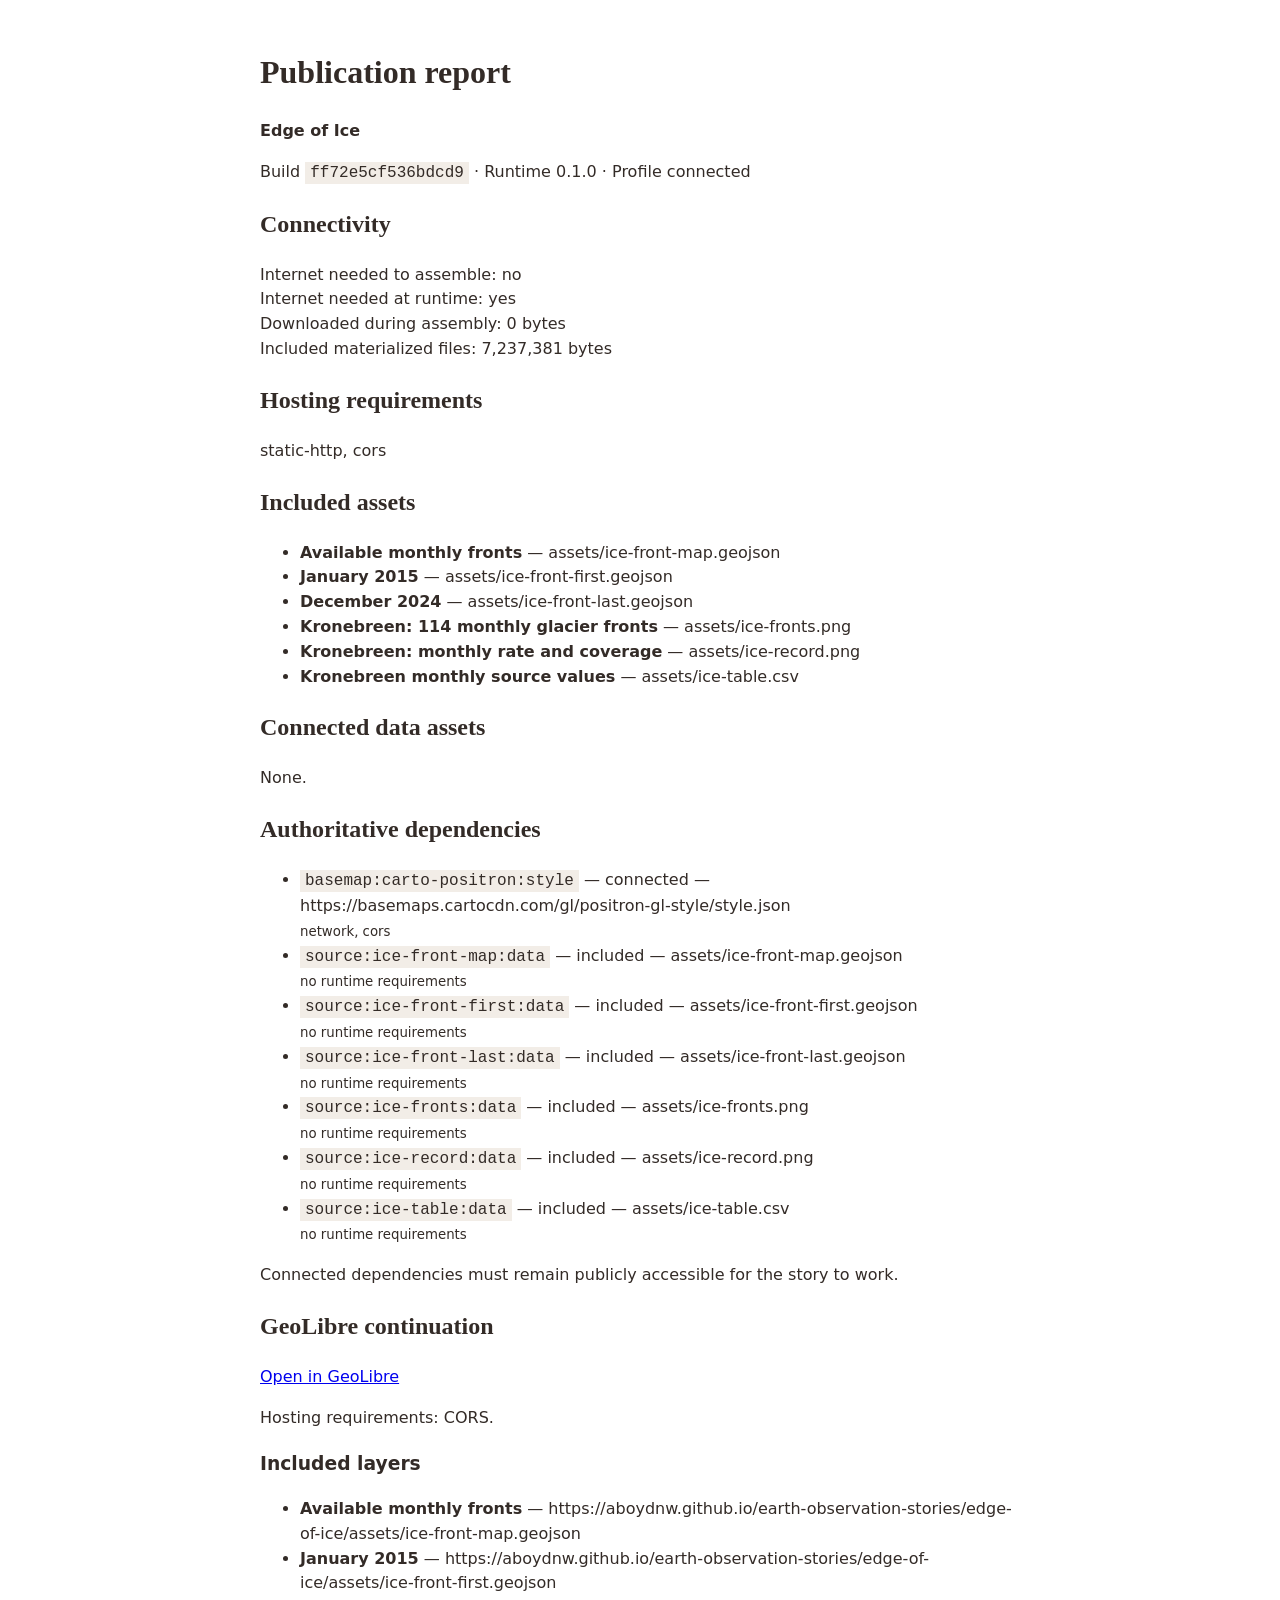
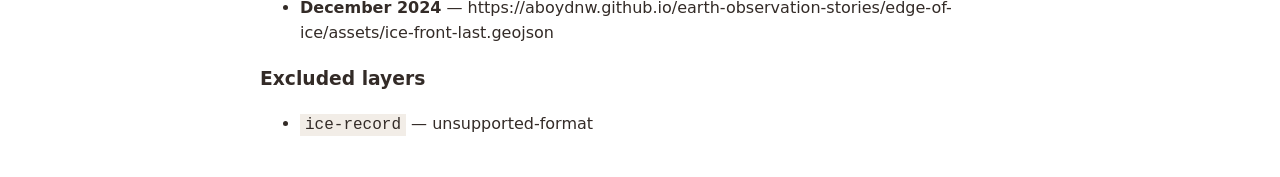
<file: edge-of-ice/publication-report.html>
<!doctype html><html lang="en"><meta charset="utf-8"><title>Publication report</title><style>body{max-width:760px;margin:48px auto;padding:0 24px;font:16px/1.55 system-ui;color:#332b27}h1,h2{font-family:Georgia,serif}code{background:#f2ede7;padding:2px 5px}</style><body><h1>Publication report</h1><p><strong>Edge of Ice</strong></p><p>Build <code>ff72e5cf536bdcd9</code> · Runtime 0.1.0 · Profile connected</p><h2>Connectivity</h2><p>Internet needed to assemble: no<br>Internet needed at runtime: yes<br>Downloaded during assembly: 0 bytes<br>Included materialized files: 7,237,381 bytes</p><h2>Hosting requirements</h2><p>static-http, cors</p><h2>Included assets</h2><ul><li><strong>Available monthly fronts</strong> — assets/ice-front-map.geojson</li><li><strong>January 2015</strong> — assets/ice-front-first.geojson</li><li><strong>December 2024</strong> — assets/ice-front-last.geojson</li><li><strong>Kronebreen: 114 monthly glacier fronts</strong> — assets/ice-fronts.png</li><li><strong>Kronebreen: monthly rate and coverage</strong> — assets/ice-record.png</li><li><strong>Kronebreen monthly source values</strong> — assets/ice-table.csv</li></ul><h2>Connected data assets</h2><p>None.</p><h2>Authoritative dependencies</h2><ul><li><code>basemap:carto-positron:style</code> — connected — https://basemaps.cartocdn.com/gl/positron-gl-style/style.json<br><small>network, cors</small></li><li><code>source:ice-front-map:data</code> — included — assets/ice-front-map.geojson<br><small>no runtime requirements</small></li><li><code>source:ice-front-first:data</code> — included — assets/ice-front-first.geojson<br><small>no runtime requirements</small></li><li><code>source:ice-front-last:data</code> — included — assets/ice-front-last.geojson<br><small>no runtime requirements</small></li><li><code>source:ice-fronts:data</code> — included — assets/ice-fronts.png<br><small>no runtime requirements</small></li><li><code>source:ice-record:data</code> — included — assets/ice-record.png<br><small>no runtime requirements</small></li><li><code>source:ice-table:data</code> — included — assets/ice-table.csv<br><small>no runtime requirements</small></li></ul><p>Connected dependencies must remain publicly accessible for the story to work.</p><h2>GeoLibre continuation</h2><p><a href="https://web.geolibre.app/?url=https%3A%2F%2Faboydnw.github.io%2Fearth-observation-stories%2Fedge-of-ice%2Fexplore%2Fstory.geolibre.json&amp;layout=viewer">Open in GeoLibre</a></p><p>Hosting requirements: CORS.</p><h3>Included layers</h3><ul><li><strong>Available monthly fronts</strong> — https://aboydnw.github.io/earth-observation-stories/edge-of-ice/assets/ice-front-map.geojson</li><li><strong>January 2015</strong> — https://aboydnw.github.io/earth-observation-stories/edge-of-ice/assets/ice-front-first.geojson</li><li><strong>December 2024</strong> — https://aboydnw.github.io/earth-observation-stories/edge-of-ice/assets/ice-front-last.geojson</li></ul><h3>Excluded layers</h3><ul><li><code>ice-record</code> — unsupported-format</li></ul></body></html>
</file>
<file: a-place-rewritten/assets/index-BgqylPwc.css>
.story-publication.story-publication--atlas{--story-ink: #203a49;--story-muted: #53616a;--story-paper: #faf5e9;--story-canvas: #f5efdf;--story-border: #c5bdab;--story-accent: #a4362a;--story-accent-text: #942e24;font-family:Georgia,Times New Roman,serif;padding:clamp(16px,2.5cqi,36px) clamp(16px,4cqi,72px) 20px;background-image:repeating-linear-gradient(0deg,transparent,transparent 3px,rgb(32 58 73 / 1.5%) 3px,rgb(32 58 73 / 1.5%) 4px)}.story-publication--atlas :is(a,button):focus-visible,.story-publication--atlas h2:focus-visible{outline:3px solid var(--story-accent);outline-offset:5px}.story-publication--atlas h2:focus:not(:focus-visible){outline:none}.atlas-masthead{display:flex;align-items:center;gap:28px;max-width:1520px;margin:auto;padding:8px 0 24px;border-bottom:3px double var(--story-ink)}.atlas-imprint{display:flex;align-items:center;gap:14px;min-width:186px;padding-right:28px;border-right:1px solid var(--story-border);font-size:12px;line-height:1.8;letter-spacing:.13em;text-transform:uppercase}.atlas-imprint strong{font-size:14px}.atlas-compass{width:50px;height:50px;flex-shrink:0;stroke:currentColor;stroke-width:1}.atlas-title{flex:1}.atlas-title h1{margin:0;font-size:clamp(24px,3.1cqi,44px);font-weight:400;letter-spacing:-.035em}.atlas-title p{margin:7px 0 0;max-width:65ch;font:12px/1.6 Plus Jakarta Sans Variable,sans-serif;color:var(--story-muted)}.atlas-view-toggle,.atlas-reader-tools button{color:var(--story-ink);background:transparent;border:1px solid var(--story-border);border-radius:0;padding:10px 14px;min-height:44px;cursor:pointer;font:12px/1.5 Plus Jakarta Sans Variable,sans-serif}.atlas-view-toggle:hover,.atlas-reader-tools button:hover{border-color:var(--story-ink);background:var(--story-paper)}.atlas-navigation{max-width:1520px;margin:auto;padding-top:14px}.atlas-navigation ol{display:flex;margin:0;padding:0;list-style:none}.atlas-navigation li{flex:1;min-width:0}.atlas-navigation a{color:var(--story-ink);position:relative;display:flex;align-items:center;gap:8px;padding:12px 10px 24px;min-height:75px;border-bottom:1px solid var(--story-border);text-decoration:none;font-size:14px;line-height:1.3}.atlas-navigation a:hover{color:var(--story-accent)}.atlas-navigation a[aria-current]{color:var(--story-accent);font-weight:700}.atlas-navigation__number{font:11px DM Mono,monospace;opacity:.8}.atlas-navigation i{position:absolute;bottom:-5px;left:14px;width:9px;height:9px;border:1px solid var(--story-ink);border-radius:50%;background:var(--story-canvas)}.atlas-navigation [aria-current] i{background:var(--story-accent);border-color:var(--story-accent);box-shadow:0 0 0 3px var(--story-canvas)}.atlas-stage{max-width:1520px;margin:auto}.story-publication--atlas:not(.story-publication--focused) .story-chapter{grid-template-columns:minmax(260px,.84fr) minmax(0,1.5fr);grid-template-rows:auto 1fr;gap:0 clamp(28px,4cqi,72px);padding:42px 0 22px;border:0;min-height:550px}.story-publication--atlas:not(.story-publication--focused) .story-folio{grid-column:1;margin:0 0 18px;font-size:12px;letter-spacing:.16em}.story-publication--atlas:not(.story-publication--focused) .story-folio:before{content:"FIELD NOTE / "}.story-publication--atlas:not(.story-publication--focused) .story-copy{grid-column:1;grid-row:2}.story-publication--atlas .story-copy{align-self:start;opacity:calc(.75 + var(--atlas-scene-progress, 1) * .25)}.story-publication--atlas .story-copy h2{font-family:Georgia,Times New Roman,serif;font-weight:400;font-size:clamp(34px,4cqi,62px);line-height:1.02;letter-spacing:-.045em;text-wrap:balance}.story-publication--atlas .story-copy h2:after{content:"";display:block;margin-top:24px;width:62px;height:2px;background:var(--story-accent)}.story-publication--atlas .story-copy p,.story-publication--atlas .story-copy :is(ul,ol){color:var(--story-ink);font-size:clamp(17px,1.45cqi,20px);line-height:1.65}.story-publication--atlas .story-copy strong{color:var(--story-accent-text);font-weight:600}.story-publication--atlas .story-copy p:first-of-type{margin-top:0}.story-publication--atlas:not(.story-publication--focused) .story-chapter>.story-map-boundary,.story-publication--atlas:not(.story-publication--focused) .story-chapter>.story-image,.story-publication--atlas:not(.story-publication--focused) .story-chapter>.story-chart{grid-column:2;grid-row:1 / 3;margin:0;min-width:0}.story-publication--atlas:not(.story-publication--focused) .story-image>.story-image__open>img,.story-publication--atlas:not(.story-publication--focused) .story-image>img{height:490px;max-height:none;object-fit:cover;object-position:65% center;border-radius:0;box-shadow:none;mix-blend-mode:multiply}.story-publication--atlas:not(.story-publication--focused) .story-image>figcaption{font-size:11px;line-height:1.6;color:var(--story-muted);padding-top:10px}.story-publication--atlas:not(.story-publication--focused) .story-map{border:1px solid var(--story-ink);border-radius:0;box-shadow:5px 5px 0 var(--story-canvas),6px 6px 0 var(--story-border);height:clamp(490px,60dvh,720px);min-height:490px}.story-publication--atlas:not(.story-publication--focused) .story-map__label{display:none}.story-publication--atlas:not(.story-publication--focused) .story-map__legend{border-radius:0;top:12px;left:12px;right:auto;max-width:calc(100% - 64px);font:12px/1.5 Plus Jakarta Sans Variable,sans-serif}.story-publication--atlas:not(.story-publication--focused) .story-map__attribution{border-radius:0;bottom:32px;max-width:calc(100% - 24px);font-size:10px}.story-publication--atlas:not(.story-publication--focused) .story-map__time{bottom:85px;border-radius:0;font-family:Plus Jakarta Sans Variable,sans-serif}.story-publication--atlas:not(.story-publication--focused) .story-provenance{grid-column:1 / -1;margin-top:24px;font-family:Plus Jakarta Sans Variable,sans-serif}.story-publication--atlas:not(.story-publication--focused) .story-chapter--prose .story-copy{grid-column:1 / -1;max-width:70ch}.story-publication--atlas:not(.story-publication--focused) .story-chapter--prose{min-height:400px}.story-publication--atlas:not(.story-publication--focused) .story-chart{padding:24px;border:1px solid var(--story-border);background:var(--story-paper);border-radius:0;box-shadow:none}.story-publication--atlas:not(.story-publication--focused) .story-chart__line{margin-top:20px}.atlas-reader-tools{max-width:1520px;margin:4px auto 0;padding:20px 0;border-top:1px solid var(--story-border);display:flex;align-items:center;gap:20px;flex-wrap:wrap;font-family:Plus Jakarta Sans Variable,sans-serif}.atlas-reader-tools>p{flex:1;min-width:180px;max-width:55ch;margin:0;font-size:12px;color:var(--story-muted);line-height:1.7}.atlas-page-count{margin-left:auto;font:11px DM Mono,monospace;text-transform:uppercase;white-space:nowrap}.atlas-page-turns{display:flex;gap:20px;align-items:center}.atlas-page-turns a{display:inline-flex;gap:14px;min-height:44px;align-items:center;color:var(--story-accent-text);font-size:13px;font-weight:700;text-decoration:none}.atlas-page-turns a:hover{text-decoration:underline;text-underline-offset:5px}.atlas-page-turns a:last-child{border:1px solid var(--story-accent);padding:10px 18px}.atlas-footer{display:flex;justify-content:space-between;gap:20px;max-width:1520px;margin:24px auto 0;padding-top:12px;border-top:3px double var(--story-border);color:var(--story-muted);font:11px/1.5 Plus Jakarta Sans Variable,sans-serif}.atlas--read-all .story-chapter+.story-chapter{border-top:1px solid var(--story-border);margin-top:32px}.atlas--read-all .story-chapter{scroll-margin-top:24px}@container (max-width: 1000px){.atlas-masthead{gap:18px;flex-wrap:wrap}.atlas-imprint{min-width:auto;padding-right:18px}.atlas-title{min-width:180px}.atlas-navigation ol{overflow-x:auto;padding-bottom:8px}.atlas-navigation li{flex:0 0 142px}.story-publication--atlas:not(.story-publication--focused) .story-chapter{grid-template-columns:minmax(230px,.9fr) minmax(0,1.2fr);gap:0 24px}.atlas-page-count{margin-left:0}}@container (max-width: 680px){.atlas-masthead{padding-bottom:18px;gap:16px}.atlas-imprint{border:0;padding:0;font-size:10px}.atlas-compass{width:36px;height:36px}.atlas-imprint strong{font-size:11px}.atlas-title{order:3;flex:1 0 100%}.atlas-title h1{font-size:32px}.atlas-title p{font-size:12px}.atlas-view-toggle{margin-left:auto;padding-inline:10px}.atlas-navigation a{font-size:13px}.story-publication--atlas:not(.story-publication--focused) .story-chapter{display:block;min-height:0;padding-top:28px}.story-publication--atlas .story-copy{max-width:65ch}.story-publication--atlas .story-copy h2{font-size:40px}.story-publication--atlas .story-copy p{font-size:18px}.story-publication--atlas:not(.story-publication--focused) .story-chapter>.story-map-boundary,.story-publication--atlas:not(.story-publication--focused) .story-chapter>.story-image,.story-publication--atlas:not(.story-publication--focused) .story-chapter>.story-chart{margin-top:24px}.story-publication--atlas:not(.story-publication--focused) .story-image>.story-image__open>img,.story-publication--atlas:not(.story-publication--focused) .story-image>img{height:280px;width:100%}.story-publication--atlas:not(.story-publication--focused) .story-map{height:520px;min-height:520px}.story-publication--atlas:not(.story-publication--focused) .story-chart{padding:8px}.atlas-reader-tools{gap:14px}.atlas-reader-tools>p{flex-basis:100%;max-width:none}.atlas-page-turns{margin-left:auto;gap:16px}.atlas-page-turns a{font-size:12px}.atlas-page-turns a:last-child{padding-inline:12px}}@media(prefers-reduced-motion:reduce){.story-publication--atlas .story-copy{animation:none}}@media print{.atlas-navigation,.atlas-reader-tools,.atlas-view-toggle{display:none}.story-publication--atlas:not(.story-publication--focused) .story-chapter{break-inside:avoid}}.story-publication.story-publication--atlas.story-publication--focused{padding:0}.atlas-scene-controls{max-width:1520px;margin:0 auto;padding:20px 0 16px;display:flex;align-items:center;justify-content:space-between;gap:16px;font-family:Plus Jakarta Sans Variable,sans-serif}.atlas-scene-controls p{margin:0;font-size:13px;font-weight:600}.atlas-scene-controls p>span:last-child{display:block;margin-top:5px;font-size:12px;font-weight:400;color:var(--story-muted)}.atlas-scene-controls__mark{margin-right:8px;color:var(--story-accent)}.atlas-scene-controls>div{display:flex;flex-wrap:wrap;gap:8px}.atlas-scene-controls button{background:transparent;color:var(--story-ink);border:1px solid var(--story-border);border-radius:0;font:12px/1.4 Plus Jakarta Sans Variable,sans-serif;padding:10px 12px;min-height:44px;cursor:pointer}.atlas-scene-controls button:hover:not(:disabled){border-color:var(--story-ink);background:var(--story-paper)}.atlas-scene-controls button:disabled{opacity:.45;cursor:default}.atlas-stage{position:relative;isolation:isolate}.atlas-scene-progress{position:absolute;inset:0 0 auto;height:2px;overflow:hidden;z-index:2}.atlas-scene-progress span{display:block;height:100%;background:var(--story-accent);transform-origin:left}.atlas-stage--immersive{background:var(--story-paper);overflow:hidden;border:1px solid var(--story-border)}.atlas-stage--immersive>.story-chapter{position:relative;z-index:1;padding:40px 32px 28px!important}.atlas-stage--immersive .story-copy{animation:none;opacity:calc(.75 + var(--atlas-scene-progress) * .25)}.atlas-stage--immersive>.story-chapter:not(.story-chapter--image){background:linear-gradient(90deg,var(--story-paper) 0%,var(--story-paper) 38%,transparent 64%)}.atlas-stage--immersive .story-map-boundary,.atlas-stage--immersive .story-chart{position:relative;z-index:1}.atlas-stage--immersive[data-scene=image]{background:#182e3a}.story-publication--atlas .atlas-stage--immersive>.story-chapter--image{display:flex;flex-direction:column;min-height:670px;padding:clamp(30px,4cqi,64px)!important;color:#faf5e9}.atlas-stage--immersive .story-chapter--image .story-folio{color:#e9c9b3;margin-bottom:22px}.atlas-stage--immersive .story-chapter--image .story-copy{max-width:44%}.atlas-stage--immersive .story-chapter--image .story-copy h2{font-size:clamp(38px,4.8cqi,72px)}.atlas-stage--immersive .story-chapter--image .story-copy h2:after{background:#d9977a}.atlas-stage--immersive .story-chapter--image .story-copy p{color:#faf5e9;font-size:clamp(17px,1.5cqi,20px)}.atlas-stage--immersive .story-chapter--image .story-copy strong{color:#f0b99d}.atlas-stage--immersive .story-image--scene{max-width:44%;margin-top:12px!important}.atlas-stage--immersive .story-image--scene>.story-image__open>img{position:absolute;width:1px;height:1px;clip-path:inset(50%);overflow:hidden}.atlas-stage--immersive .story-image--scene>.story-image__open{display:inline-block;background:transparent;color:#faf5e9;padding:8px 0;min-height:44px;font:12px/1.5 Plus Jakarta Sans Variable,sans-serif;text-decoration:underline;text-underline-offset:5px;width:auto}.atlas-stage--immersive .story-image--scene>figcaption{color:#e4dbce!important;font-size:12px!important}.atlas-stage--immersive .story-chapter--image .story-provenance{margin-top:auto;padding-top:22px;max-width:44%;width:100%;color:#e4dbce;--story-ink: #faf5e9;--story-muted: #e4dbce;--story-border: #60707a;--story-paper: #203a49}.atlas-sea{position:absolute;inset:0;overflow:hidden;pointer-events:none;z-index:0}.atlas-sea__vista{position:absolute;inset:0;opacity:var(--sea-reveal);transform:scale(calc(1 + (1 - var(--sea-reveal)) * .035))}.atlas-sea__engraving{position:absolute;right:0;top:0;width:78%;height:100%;object-fit:cover;object-position:65% center}.atlas-sea__shade{position:absolute;inset:0;background:linear-gradient(90deg,#182e3a 0% 32%,#182e3aeb 43%,#182e3a00 76%)}.atlas-sea__clouds{position:absolute;inset:0;width:115%;height:70%;opacity:.36;transform-origin:center;animation:atlas-cloud-drift 24s ease-in-out infinite alternate}.atlas-sea__cloud-bank{stroke:#f5efdf;stroke-width:1;opacity:.42}.atlas-sea__cloud-bank--near{opacity:.32}.atlas-sea__water{position:absolute;width:120%;height:44%;left:-10%;bottom:-5%;opacity:calc(.13 + var(--sea-reveal) * .87);transform-origin:center bottom}.atlas-sea__water--far{animation:atlas-sea-swell-far 13s ease-in-out infinite alternate}.atlas-sea__water--near{bottom:-12%;animation:atlas-sea-swell-near 9s ease-in-out infinite alternate}.atlas-sea__wave-fill{fill:#203a49}.atlas-sea__water--near .atlas-sea__wave-fill{fill:#182e3a}.atlas-sea__wave-line{fill:none;stroke:#b5b6a7;stroke-width:1;opacity:.35}.atlas-sea[data-moving=false] .atlas-sea__plane{animation-play-state:paused}@keyframes atlas-cloud-drift{0%{transform:translate3d(-1%,-1%,0)}to{transform:translate3d(2%,1%,0)}}@keyframes atlas-sea-swell-far{0%{transform:translate3d(-1.5%,1%,0) rotate(-.4deg)}to{transform:translate3d(1.5%,-2%,0) rotate(.4deg)}}@keyframes atlas-sea-swell-near{0%{transform:translate3d(1%,2%,0) rotate(.5deg)}to{transform:translate3d(-1%,-2%,0) rotate(-.5deg)}}@container (max-width: 900px){.atlas-scene-controls{flex-wrap:wrap}.atlas-stage--immersive>.story-chapter{padding:28px 20px 24px!important}.atlas-stage--immersive .story-chapter--image .story-copy,.atlas-stage--immersive .story-image--scene,.atlas-stage--immersive .story-chapter--image .story-provenance{max-width:56%}.atlas-sea__shade{background:linear-gradient(90deg,#182e3a,#182e3af2 47%,#182e3a26)}}@container (max-width: 680px){.atlas-scene-controls{gap:12px}.atlas-scene-controls>div{width:100%}.atlas-scene-controls button{flex:1;padding-inline:8px}.story-publication--atlas .atlas-stage--immersive>.story-chapter--image{min-height:820px;padding-bottom:220px!important}.atlas-stage--immersive .story-chapter--image .story-copy,.atlas-stage--immersive .story-image--scene,.atlas-stage--immersive .story-chapter--image .story-provenance{max-width:100%}.atlas-stage--immersive .story-chapter--image .story-copy h2{font-size:42px;max-width:14ch}.atlas-sea__engraving{width:100%;height:48%;top:auto;bottom:0}.atlas-sea__shade{background:linear-gradient(180deg,#182e3a 0% 55%,#182e3aa6 73%,#182e3a00)}.atlas-sea__clouds{height:40%;top:55%;opacity:.15}.atlas-sea__water{height:24%}}@media(prefers-reduced-motion:reduce){.atlas-sea__plane{animation:none}.atlas-stage--immersive .story-copy{opacity:1}}@media print{.atlas-scene-controls,.atlas-scene-progress{display:none}}.atlas-stage--immersive[data-transitioning=true] :is(.story-map-boundary,.story-chart){opacity:calc(.35 + var(--atlas-scene-progress) * .65);transform:translateY(calc((1 - var(--atlas-scene-progress)) * 12px))}@container (max-width: 680px){.atlas-stage--immersive>.story-chapter:not(.story-chapter--image){background:var(--story-paper)}}@font-face{font-family:Plus Jakarta Sans Variable;font-style:normal;font-display:swap;font-weight:200 800;src:url([data-uri]) format("woff2-variations");unicode-range:U+0460-052F,U+1C80-1C8A,U+20B4,U+2DE0-2DFF,U+A640-A69F,U+FE2E-FE2F}@font-face{font-family:Plus Jakarta Sans Variable;font-style:normal;font-display:swap;font-weight:200 800;src:url(./plus-jakarta-sans-vietnamese-wght-normal-qRpaaN48.woff2) format("woff2-variations");unicode-range:U+0102-0103,U+0110-0111,U+0128-0129,U+0168-0169,U+01A0-01A1,U+01AF-01B0,U+0300-0301,U+0303-0304,U+0308-0309,U+0323,U+0329,U+1EA0-1EF9,U+20AB}@font-face{font-family:Plus Jakarta Sans Variable;font-style:normal;font-display:swap;font-weight:200 800;src:url(./plus-jakarta-sans-latin-ext-wght-normal-DmpS2jIq.woff2) format("woff2-variations");unicode-range:U+0100-02BA,U+02BD-02C5,U+02C7-02CC,U+02CE-02D7,U+02DD-02FF,U+0304,U+0308,U+0329,U+1D00-1DBF,U+1E00-1E9F,U+1EF2-1EFF,U+2020,U+20A0-20AB,U+20AD-20C0,U+2113,U+2C60-2C7F,U+A720-A7FF}@font-face{font-family:Plus Jakarta Sans Variable;font-style:normal;font-display:swap;font-weight:200 800;src:url(./plus-jakarta-sans-latin-wght-normal-eXO_dkmS.woff2) format("woff2-variations");unicode-range:U+0000-00FF,U+0131,U+0152-0153,U+02BB-02BC,U+02C6,U+02DA,U+02DC,U+0304,U+0308,U+0329,U+2000-206F,U+20AC,U+2122,U+2191,U+2193,U+2212,U+2215,U+FEFF,U+FFFD}@font-face{font-family:DM Mono;font-style:normal;font-display:swap;font-weight:400;src:url(./dm-mono-latin-ext-400-normal-C2zvOubV.woff2) format("woff2"),url(./dm-mono-latin-ext-400-normal-1aZr6b2b.woff) format("woff");unicode-range:U+0100-02BA,U+02BD-02C5,U+02C7-02CC,U+02CE-02D7,U+02DD-02FF,U+0304,U+0308,U+0329,U+1D00-1DBF,U+1E00-1E9F,U+1EF2-1EFF,U+2020,U+20A0-20AB,U+20AD-20C0,U+2113,U+2C60-2C7F,U+A720-A7FF}@font-face{font-family:DM Mono;font-style:normal;font-display:swap;font-weight:400;src:url(./dm-mono-latin-400-normal-4GdczIuU.woff2) format("woff2"),url(./dm-mono-latin-400-normal--0xN8mdc.woff) format("woff");unicode-range:U+0000-00FF,U+0131,U+0152-0153,U+02BB-02BC,U+02C6,U+02DA,U+02DC,U+0304,U+0308,U+0329,U+2000-206F,U+20AC,U+2122,U+2191,U+2193,U+2212,U+2215,U+FEFF,U+FFFD}@font-face{font-family:DM Mono;font-style:normal;font-display:swap;font-weight:500;src:url(./dm-mono-latin-ext-500-normal-BtRyHRi6.woff2) format("woff2"),url(./dm-mono-latin-ext-500-normal-Dw3M13d8.woff) format("woff");unicode-range:U+0100-02BA,U+02BD-02C5,U+02C7-02CC,U+02CE-02D7,U+02DD-02FF,U+0304,U+0308,U+0329,U+1D00-1DBF,U+1E00-1E9F,U+1EF2-1EFF,U+2020,U+20A0-20AB,U+20AD-20C0,U+2113,U+2C60-2C7F,U+A720-A7FF}@font-face{font-family:DM Mono;font-style:normal;font-display:swap;font-weight:500;src:url(./dm-mono-latin-500-normal-DRMDZjhP.woff2) format("woff2"),url(./dm-mono-latin-500-normal-CN8Miw6E.woff) format("woff");unicode-range:U+0000-00FF,U+0131,U+0152-0153,U+02BB-02BC,U+02C6,U+02DA,U+02DC,U+0304,U+0308,U+0329,U+2000-206F,U+20AC,U+2122,U+2191,U+2193,U+2212,U+2215,U+FEFF,U+FFFD}.story-focused-state{min-height:320px;display:grid;place-items:center;padding:32px;color:#625f58;text-align:center}.story-publication{--story-ink: #443f3f;--story-muted: #716b68;--story-paper: #fff;--story-canvas: #f5f3f0;--story-border: #e8e5e0;--story-accent: #cf3f02;--story-accent-text: #bf3a00;color:var(--story-ink);background:var(--story-canvas);font-family:Plus Jakarta Sans Variable,system-ui,sans-serif;font-synthesis:none}.story-publication--cng{--story-ink: #443f3f;--story-muted: #716b68;--story-paper: #fff;--story-canvas: #f5f3f0;--story-border: #e8e5e0;--story-accent: #cf3f02;--story-accent-text: #bf3a00}.story-publication,.story-publication *{box-sizing:border-box}.story-publication{margin:0;min-height:100dvh;container-type:inline-size}.story-publication--embed{min-height:100dvh}.story-reading-progress{position:fixed;z-index:20;top:0;right:0;left:0;height:3px;background:#cf3f021f}.story-reading-progress span{display:block;width:100%;height:100%;transform-origin:left;background:var(--story-accent);transition:transform 80ms linear}.story-publication--embed .story-chapters{padding-top:clamp(24px,5vw,64px)}.story-publication{max-width:100%;overflow-x:clip}.story-masthead{max-width:1200px;margin:0 auto;padding:clamp(64px,10vw,128px) 5vw 58px}.story-kicker,.story-folio,.story-byline,.story-map__label,.story-footer{font-size:11px;font-weight:600;letter-spacing:.04em}.story-kicker{margin:0;color:var(--story-accent-text)}.story-masthead h1{max-width:960px;margin:18px 0;font-size:clamp(42px,7cqi,82px);font-weight:600;line-height:.98;letter-spacing:-.045em;text-wrap:balance}.story-deck{max-width:680px;color:var(--story-muted);font-size:clamp(20px,2.5vw,30px);line-height:1.32}.story-rule{width:80px;height:3px;margin:36px 0 18px;background:var(--story-accent)}.story-byline{color:var(--story-muted)}.story-chapters{max-width:1200px;margin:0 auto;padding:0 5vw 80px}.story-chapter{display:grid;grid-template-columns:42px minmax(240px,340px) minmax(0,1fr);gap:clamp(24px,4vw,58px);align-items:start;border-top:1px solid var(--story-border);padding:52px 0 88px}.story-folio{margin:5px 0 0;color:var(--story-accent-text);font-family:DM Mono,monospace}.story-copy h2{margin:0 0 20px;font-size:clamp(30px,3.5vw,48px);font-weight:600;line-height:1.02;letter-spacing:-.035em}.story-copy p{color:var(--story-muted);font-size:18px;line-height:1.62}.story-copy :is(ul,ol){padding-left:1.25em;color:var(--story-muted);font-size:18px;line-height:1.62}.story-copy li+li{margin-top:.4em}.story-copy a{color:var(--story-accent-text);text-decoration-thickness:1px;text-underline-offset:.18em}.story-copy blockquote{margin:1.4em 0;padding-left:1em;border-left:3px solid var(--story-accent);color:var(--story-muted)}.story-copy code{padding:.12em .3em;border-radius:4px;background:var(--story-border);font-family:DM Mono,monospace;font-size:.82em}.story-map{position:relative;min-height:500px;overflow:hidden;border:1px solid var(--story-border);border-radius:12px;background:#e8e4df;box-shadow:0 10px 28px #443f3f1a}.story-chapter--map .story-map{grid-column:1 / -1;width:100%;height:clamp(500px,68dvh,760px)}.story-map-boundary{grid-column:1 / -1;width:100%}.story-map--loading{display:grid;place-items:center;color:var(--story-muted)}.story-map__label,.story-map__attribution,.story-map__legend{position:absolute;z-index:2;bottom:12px;padding:7px 9px;border:1px solid var(--story-border);border-radius:8px;background:var(--story-paper);box-shadow:0 2px 8px #443f3f12}.story-map__label{left:12px}.story-map__attribution{right:12px;max-width:52%;color:var(--story-muted);font-size:12px;text-align:right}.story-map__legend{top:12px;right:12px;bottom:auto;display:flex;align-items:center;gap:7px;color:var(--story-ink);font-size:12px;font-weight:600}.story-map__legend span{width:14px;height:14px;border:1px solid var(--story-border);border-radius:3px}.story-map__legend strong{display:block;margin-bottom:5px}.story-map__legend-item{display:flex!important;align-items:center;gap:6px;width:auto!important;height:auto!important;margin:3px 0!important;border-radius:0!important;background:transparent!important}.story-map__legend-item i{width:11px;height:11px;border-radius:50%}.story-map__error{position:absolute;z-index:3;inset:50% auto auto 50%;width:min(420px,calc(100% - 32px));padding:18px;display:grid;gap:7px;transform:translate(-50%,-50%);border:1px solid #e4b59f;border-radius:10px;background:#fff0ea;color:#782308;box-shadow:var(--story-shadow, 0 10px 28px rgba(68, 63, 63, .1));font-size:12px}.story-map__error a{color:inherit;font-weight:600}.story-map__hint{position:absolute;z-index:3;top:58px;right:12px;max-width:220px;padding:8px 10px;border:1px solid var(--story-border);border-radius:8px;background:#fffffff0;color:var(--story-muted);font-size:12px;box-shadow:0 2px 8px #443f3f1a}.story-scrolly{position:relative;width:100%;margin:0}.story-scrolly__map{position:sticky;z-index:0;top:0;height:100dvh;margin:0 calc(50% - 50cqi);width:100cqi}.story-scrolly__map .story-map{width:100%;height:100%;min-height:0;border:0;border-radius:0;box-shadow:none}.story-map-scenes,.story-map-scene{position:absolute;inset:0}.story-map-scene.is-pending{visibility:hidden;pointer-events:none}.story-map__preparing{position:absolute;z-index:8;top:12px;left:50%;padding:7px 11px;transform:translate(-50%);border:1px solid var(--story-border);border-radius:999px;background:#ffffffeb;color:var(--story-muted);box-shadow:0 2px 12px #443f3f1f;font-size:12px;font-weight:600}.story-scrolly__steps{position:relative;z-index:4;margin-top:-100dvh;pointer-events:none}.story-scrolly__step{min-height:92dvh;display:flex;align-items:flex-start;padding:12vh 0 48vh;opacity:.42;transition:opacity .24s ease;pointer-events:none}.story-scrolly__step.is-active{opacity:1}.story-scrolly__step--right{justify-content:flex-end}.story-scrolly__card{width:min(430px,calc(100% - 32px));padding:22px;border:1px solid rgba(214,196,184,.9);border-radius:12px;background:#ffffffd9;box-shadow:0 10px 28px #443f3f21;-webkit-backdrop-filter:blur(12px);backdrop-filter:blur(12px);pointer-events:auto}.story-scrolly__card .story-folio{margin:0 0 12px}.story-image,.story-chart{grid-column:1 / -1;margin:18px 0 0}.story-image img{display:block;width:100%;max-height:78vh;object-fit:cover;border-radius:12px;box-shadow:0 10px 28px #443f3f1a}.story-image__open{display:block;width:100%;padding:0;border:0;background:none;cursor:zoom-in}.story-lightbox{max-width:96vw;max-height:96vh;padding:0;border:0;background:transparent}.story-lightbox::backdrop{background:#141414d9}.story-lightbox figure{margin:0}.story-lightbox img{display:block;max-width:96vw;max-height:88vh;object-fit:contain;border-radius:12px}.story-lightbox figcaption{margin-top:8px;color:var(--story-paper);font-size:13px;text-align:center}.story-lightbox figcaption a{color:inherit;text-decoration:underline}.story-lightbox__close{position:fixed;top:16px;right:16px;width:40px;height:40px;border:0;border-radius:999px;background:var(--story-paper);color:var(--story-ink);font-size:24px;line-height:1;cursor:pointer}.story-image figcaption,.story-chart figcaption{margin-top:8px;color:var(--story-muted);font-size:12px}.story-chart{padding:clamp(20px,4vw,42px);border:1px solid var(--story-border);border-radius:12px;background:var(--story-paper);box-shadow:0 2px 8px #443f3f12}.story-chart__plot{height:280px;display:flex;align-items:end;gap:8px;border-bottom:1px solid var(--story-border)}.story-chart__item{min-width:0;height:100%;flex:1;display:flex;flex-direction:column;justify-content:end;text-align:center}.story-chart__bar{position:relative;min-height:2px;border-radius:5px 5px 0 0;background:var(--story-accent);transition:height .35s ease}.story-chart__bar span{position:absolute;top:-20px;left:50%;translate:-50% 0;font-size:10px}.story-chart__item small{overflow:hidden;padding:8px 2px;text-overflow:ellipsis;white-space:nowrap;font-size:9px}.story-chart__line{display:block;width:100%;height:auto;aspect-ratio:25 / 7;overflow:visible;border-bottom:1px solid var(--story-border)}.story-chart__line polyline{stroke:var(--story-accent);stroke-width:3}.story-chart__line circle{fill:var(--story-paper);stroke:var(--story-ink);stroke-width:1.5}.story-media-error{grid-column:1 / -1;padding:18px;border-radius:8px;background:#fff0ea;color:#a12e0a}.story-provenance{grid-column:1 / -1;width:100%;margin-top:14px;border-top:1px solid var(--story-border);color:var(--story-muted);font-size:13px}.story-chapters>.story-provenance{margin:18px 0 72px}.story-provenance summary{display:flex;align-items:center;justify-content:space-between;gap:18px;padding:13px 2px;color:var(--story-ink);cursor:pointer}.story-provenance summary::marker{color:var(--story-accent)}.story-provenance summary:focus-visible,.story-provenance a:focus-visible{outline:2px solid var(--story-accent);outline-offset:3px}.story-provenance summary span{font-weight:650}.story-provenance summary small{color:var(--story-muted);text-align:right}.story-provenance [data-freshness=stale]{color:#a12e0a}.story-provenance [data-freshness=current]{color:#236637}.story-provenance__content{display:grid;grid-template-columns:repeat(auto-fit,minmax(min(280px,100%),1fr));gap:20px;padding:10px 0 24px}.story-provenance__source{min-width:0;padding-left:14px;border-left:2px solid var(--story-border)}.story-provenance__source h3{margin:0 0 6px;color:var(--story-ink);font-size:15px}.story-provenance__source h4{margin:16px 0 5px;color:var(--story-ink);font-size:12px}.story-provenance__freshness{margin:0 0 12px}.story-provenance dl{display:grid;gap:6px;margin:0}.story-provenance dl div{display:grid;grid-template-columns:minmax(90px,.45fr) 1fr;gap:10px}.story-provenance dt{font-weight:650;color:var(--story-ink)}.story-provenance dd{min-width:0;margin:0;overflow-wrap:anywhere}.story-provenance :is(ol,ul){margin:0;padding-left:20px}.story-provenance li+li{margin-top:4px}.story-provenance a{color:var(--story-accent-text);overflow-wrap:anywhere}.story-video{grid-column:2 / -1;margin:0}.story-video iframe{width:100%;aspect-ratio:16 / 9;border:0;border-radius:14px;background:#17120f}.story-flyover{grid-column:1 / -1;position:relative}.story-chapter--flyover .story-map-boundary{grid-column:1 / -1}.story-flyover__sticky{position:sticky;top:0;height:100dvh;padding:4vh 0}.story-flyover__sticky .story-map{min-height:0;height:92vh}.story-flyover__progress{position:absolute;right:1rem;bottom:5vh;left:1rem;height:4px;background:#ffffff80}.story-flyover__progress span{display:block;height:100%;background:var(--story-accent)}.story-flyover__caption{position:absolute;z-index:3;left:clamp(18px,5vw,72px);bottom:calc(5vh + 28px);max-width:min(520px,calc(100% - 36px));padding:12px 16px;border-radius:8px;background:#181512d1;color:#fff;font-size:clamp(15px,2vw,20px);line-height:1.35;-webkit-backdrop-filter:blur(8px);backdrop-filter:blur(8px)}.story-map__time{position:absolute;left:50%;bottom:18px;transform:translate(-50%);z-index:5;width:min(480px,calc(100% - 24px));padding:10px 14px 8px;border:1px solid var(--story-border);border-radius:8px;background:var(--story-paper, #fff);box-shadow:0 4px 20px #0003;font-size:11px}.story-map__time-row{display:flex;align-items:center;justify-content:space-between;gap:10px}.story-map__time button{padding:4px 8px;border:1px solid var(--story-border);border-radius:4px;background:var(--story-paper);color:var(--story-ink);font:inherit;cursor:pointer}.story-map__time button:disabled{cursor:default;opacity:.4}.story-map__time-play{width:28px;height:28px;min-width:28px;padding:0!important;border:0!important;border-radius:50%!important;background:var(--story-accent)!important;color:#fff!important}.story-map__time-transport,.story-map__time-speeds{display:flex;align-items:center;gap:3px}.story-map__time-speeds button{padding:2px 5px;font-size:9px}.story-map__time-speeds button.is-active{border-color:var(--story-accent);background:color-mix(in srgb,var(--story-accent) 10%,white);color:var(--story-accent);font-weight:700}.story-map__time-calendar{position:relative;min-width:0}.story-map__time-date{display:flex;align-items:center;gap:6px;max-width:220px;border-color:transparent!important;font-size:13px!important;font-weight:700!important}.story-map__time-date span:last-child{overflow:hidden;text-overflow:ellipsis;white-space:nowrap}.story-map__time-dates{position:absolute;bottom:calc(100% + 10px);left:0;z-index:10;display:grid;width:max-content;min-width:190px;max-height:240px;padding:6px;overflow-y:auto;border:1px solid var(--story-border);border-radius:8px;background:var(--story-paper, #fff);box-shadow:0 4px 20px #0000002e}.story-map__time-dates button{border-color:transparent;text-align:left}.story-map__time-dates button.is-active{background:var(--story-accent);color:#fff}.story-map__time>input[type=range]{width:100%;margin-top:8px;accent-color:var(--story-accent)}.story-map__time-count{display:block;margin-top:1px;color:color-mix(in srgb,var(--story-ink) 62%,transparent);text-align:right;font-variant-numeric:tabular-nums}.story-map__pixel{position:absolute;right:12px;bottom:42px;z-index:4;padding:7px 10px;border:1px solid rgba(68,63,63,.24);border-radius:3px;background:#ffffffeb;color:#443f3f;font:600 12px/1.2 system-ui,sans-serif;box-shadow:0 3px 14px #251f1f24}.story-footer{display:flex;justify-content:space-between;gap:20px;padding:22px 5vw;border-top:1px solid var(--story-border);color:var(--story-muted)}.story-publication--editorial{--story-ink: #332b27;--story-muted: #695d54;--story-paper: #f6f1e8;--story-canvas: #f6f1e8;--story-border: rgba(51, 43, 39, .3);font-family:Georgia,serif}.story-publication--editorial .story-masthead h1,.story-publication--editorial .story-copy h2{font-family:Georgia,serif;font-weight:400}.story-publication--editorial .story-masthead h1{font-size:clamp(48px,8cqi,96px)}.story-publication--editorial .story-map,.story-publication--editorial .story-chart{border-color:var(--story-ink);border-radius:0;box-shadow:14px 14px #cf3f022e}.story-publication--editorial .story-image img{border-radius:0}@media(max-width:840px){.story-chapter{grid-template-columns:32px 1fr}.story-map{grid-column:1 / -1;min-height:62vh}.story-scrolly__map,.story-scrolly__steps{position:relative;top:auto;margin:0}.story-scrolly__map{width:100%;height:62dvh}.story-scrolly__step,.story-scrolly__step--right{min-height:auto;justify-content:stretch;padding:18px 0 34px;opacity:1}.story-scrolly__card{width:100%;border-radius:0;box-shadow:none}.story-masthead h1{font-size:clamp(46px,16vw,82px)}.story-provenance summary{align-items:flex-start;flex-direction:column;gap:4px}.story-provenance summary small{text-align:left}}@media print{.story-provenance summary{list-style:none}.story-provenance__content{display:grid!important}.story-reading-progress{display:none}}@media(prefers-reduced-motion:reduce){.story-publication *,.story-publication *:before,.story-publication *:after{scroll-behavior:auto!important;animation-duration:.01ms!important;animation-iteration-count:1!important;transition-duration:.01ms!important}}.story-publication--focused{min-height:100%;max-width:none;margin:0;background:var(--story-background, #f7f4ed)}.story-chapters--focused{min-height:100%;display:grid}.story-chapter--focused{min-height:100%;margin:0;padding:clamp(24px,5vw,64px);align-content:start;grid-template-columns:minmax(0,1fr)}.story-chapter--focused.story-chapter--map,.story-chapter--focused.story-chapter--scrolly{position:relative;padding:0;display:grid;grid-template-rows:minmax(0,1fr) auto}.story-chapter--focused.story-chapter--map .story-copy,.story-chapter--focused.story-chapter--scrolly .story-copy{position:absolute;inset-block-end:0;inset-inline-start:0;z-index:2;width:min(420px,calc(100% - 32px));margin:16px;padding:16px;border-radius:8px;background:color-mix(in srgb,var(--story-background, #fff) 92%,transparent);box-shadow:0 10px 32px #00000026}.story-chapter--focused .story-video{grid-column:1 / -1}.story-chapter--focused .story-map{width:100%;height:100%;min-height:360px}.story-continuations{width:min(100% - 2rem,68rem);box-sizing:border-box;margin:clamp(4rem,10vw,8rem) auto;padding:clamp(1.5rem,4vw,3rem);border-block:1px solid color-mix(in srgb,currentColor 24%,transparent)}.story-continuations h2{margin-block:.5rem .75rem}.story-continuations>p:not(.story-kicker){max-width:44rem}.story-continuations__actions{margin-top:1.5rem}.story-continuations__actions a{display:inline-flex;min-height:2.75rem;align-items:center;padding-inline:1rem;border:1px solid currentColor;color:inherit;font-weight:700;text-decoration:none}.story-continuations__actions a:hover,.story-continuations__actions a:focus-visible{text-decoration:underline;text-underline-offset:.2em}.story-chart__line{aspect-ratio:16 / 7}.story-chart__axis-label{fill:var(--story-muted);font-family:Plus Jakarta Sans Variable,sans-serif}.story-chart__legend{display:flex;gap:16px;flex-wrap:wrap;padding:0;list-style:none;font-size:12px}.story-chart__data{margin-top:18px;font:12px/1.6 Plus Jakarta Sans Variable,sans-serif}.story-chart__data summary{cursor:pointer;min-height:44px;padding:12px 0}.story-chart__table-scroll{overflow-x:auto;max-height:380px}.story-chart__data table{width:100%;border-collapse:collapse;text-align:left;font-variant-numeric:tabular-nums}.story-chart__data :is(td,th){padding:8px;border-bottom:1px solid var(--story-border);white-space:nowrap}.story-chart__data th{position:sticky;top:0;background:var(--story-paper)}:root{background:#f5f3f0}body{margin:0}
</file>
<file: beyond-tree-cover/assets/index-BgqylPwc.css>
.story-publication.story-publication--atlas{--story-ink: #203a49;--story-muted: #53616a;--story-paper: #faf5e9;--story-canvas: #f5efdf;--story-border: #c5bdab;--story-accent: #a4362a;--story-accent-text: #942e24;font-family:Georgia,Times New Roman,serif;padding:clamp(16px,2.5cqi,36px) clamp(16px,4cqi,72px) 20px;background-image:repeating-linear-gradient(0deg,transparent,transparent 3px,rgb(32 58 73 / 1.5%) 3px,rgb(32 58 73 / 1.5%) 4px)}.story-publication--atlas :is(a,button):focus-visible,.story-publication--atlas h2:focus-visible{outline:3px solid var(--story-accent);outline-offset:5px}.story-publication--atlas h2:focus:not(:focus-visible){outline:none}.atlas-masthead{display:flex;align-items:center;gap:28px;max-width:1520px;margin:auto;padding:8px 0 24px;border-bottom:3px double var(--story-ink)}.atlas-imprint{display:flex;align-items:center;gap:14px;min-width:186px;padding-right:28px;border-right:1px solid var(--story-border);font-size:12px;line-height:1.8;letter-spacing:.13em;text-transform:uppercase}.atlas-imprint strong{font-size:14px}.atlas-compass{width:50px;height:50px;flex-shrink:0;stroke:currentColor;stroke-width:1}.atlas-title{flex:1}.atlas-title h1{margin:0;font-size:clamp(24px,3.1cqi,44px);font-weight:400;letter-spacing:-.035em}.atlas-title p{margin:7px 0 0;max-width:65ch;font:12px/1.6 Plus Jakarta Sans Variable,sans-serif;color:var(--story-muted)}.atlas-view-toggle,.atlas-reader-tools button{color:var(--story-ink);background:transparent;border:1px solid var(--story-border);border-radius:0;padding:10px 14px;min-height:44px;cursor:pointer;font:12px/1.5 Plus Jakarta Sans Variable,sans-serif}.atlas-view-toggle:hover,.atlas-reader-tools button:hover{border-color:var(--story-ink);background:var(--story-paper)}.atlas-navigation{max-width:1520px;margin:auto;padding-top:14px}.atlas-navigation ol{display:flex;margin:0;padding:0;list-style:none}.atlas-navigation li{flex:1;min-width:0}.atlas-navigation a{color:var(--story-ink);position:relative;display:flex;align-items:center;gap:8px;padding:12px 10px 24px;min-height:75px;border-bottom:1px solid var(--story-border);text-decoration:none;font-size:14px;line-height:1.3}.atlas-navigation a:hover{color:var(--story-accent)}.atlas-navigation a[aria-current]{color:var(--story-accent);font-weight:700}.atlas-navigation__number{font:11px DM Mono,monospace;opacity:.8}.atlas-navigation i{position:absolute;bottom:-5px;left:14px;width:9px;height:9px;border:1px solid var(--story-ink);border-radius:50%;background:var(--story-canvas)}.atlas-navigation [aria-current] i{background:var(--story-accent);border-color:var(--story-accent);box-shadow:0 0 0 3px var(--story-canvas)}.atlas-stage{max-width:1520px;margin:auto}.story-publication--atlas:not(.story-publication--focused) .story-chapter{grid-template-columns:minmax(260px,.84fr) minmax(0,1.5fr);grid-template-rows:auto 1fr;gap:0 clamp(28px,4cqi,72px);padding:42px 0 22px;border:0;min-height:550px}.story-publication--atlas:not(.story-publication--focused) .story-folio{grid-column:1;margin:0 0 18px;font-size:12px;letter-spacing:.16em}.story-publication--atlas:not(.story-publication--focused) .story-folio:before{content:"FIELD NOTE / "}.story-publication--atlas:not(.story-publication--focused) .story-copy{grid-column:1;grid-row:2}.story-publication--atlas .story-copy{align-self:start;opacity:calc(.75 + var(--atlas-scene-progress, 1) * .25)}.story-publication--atlas .story-copy h2{font-family:Georgia,Times New Roman,serif;font-weight:400;font-size:clamp(34px,4cqi,62px);line-height:1.02;letter-spacing:-.045em;text-wrap:balance}.story-publication--atlas .story-copy h2:after{content:"";display:block;margin-top:24px;width:62px;height:2px;background:var(--story-accent)}.story-publication--atlas .story-copy p,.story-publication--atlas .story-copy :is(ul,ol){color:var(--story-ink);font-size:clamp(17px,1.45cqi,20px);line-height:1.65}.story-publication--atlas .story-copy strong{color:var(--story-accent-text);font-weight:600}.story-publication--atlas .story-copy p:first-of-type{margin-top:0}.story-publication--atlas:not(.story-publication--focused) .story-chapter>.story-map-boundary,.story-publication--atlas:not(.story-publication--focused) .story-chapter>.story-image,.story-publication--atlas:not(.story-publication--focused) .story-chapter>.story-chart{grid-column:2;grid-row:1 / 3;margin:0;min-width:0}.story-publication--atlas:not(.story-publication--focused) .story-image>.story-image__open>img,.story-publication--atlas:not(.story-publication--focused) .story-image>img{height:490px;max-height:none;object-fit:cover;object-position:65% center;border-radius:0;box-shadow:none;mix-blend-mode:multiply}.story-publication--atlas:not(.story-publication--focused) .story-image>figcaption{font-size:11px;line-height:1.6;color:var(--story-muted);padding-top:10px}.story-publication--atlas:not(.story-publication--focused) .story-map{border:1px solid var(--story-ink);border-radius:0;box-shadow:5px 5px 0 var(--story-canvas),6px 6px 0 var(--story-border);height:clamp(490px,60dvh,720px);min-height:490px}.story-publication--atlas:not(.story-publication--focused) .story-map__label{display:none}.story-publication--atlas:not(.story-publication--focused) .story-map__legend{border-radius:0;top:12px;left:12px;right:auto;max-width:calc(100% - 64px);font:12px/1.5 Plus Jakarta Sans Variable,sans-serif}.story-publication--atlas:not(.story-publication--focused) .story-map__attribution{border-radius:0;bottom:32px;max-width:calc(100% - 24px);font-size:10px}.story-publication--atlas:not(.story-publication--focused) .story-map__time{bottom:85px;border-radius:0;font-family:Plus Jakarta Sans Variable,sans-serif}.story-publication--atlas:not(.story-publication--focused) .story-provenance{grid-column:1 / -1;margin-top:24px;font-family:Plus Jakarta Sans Variable,sans-serif}.story-publication--atlas:not(.story-publication--focused) .story-chapter--prose .story-copy{grid-column:1 / -1;max-width:70ch}.story-publication--atlas:not(.story-publication--focused) .story-chapter--prose{min-height:400px}.story-publication--atlas:not(.story-publication--focused) .story-chart{padding:24px;border:1px solid var(--story-border);background:var(--story-paper);border-radius:0;box-shadow:none}.story-publication--atlas:not(.story-publication--focused) .story-chart__line{margin-top:20px}.atlas-reader-tools{max-width:1520px;margin:4px auto 0;padding:20px 0;border-top:1px solid var(--story-border);display:flex;align-items:center;gap:20px;flex-wrap:wrap;font-family:Plus Jakarta Sans Variable,sans-serif}.atlas-reader-tools>p{flex:1;min-width:180px;max-width:55ch;margin:0;font-size:12px;color:var(--story-muted);line-height:1.7}.atlas-page-count{margin-left:auto;font:11px DM Mono,monospace;text-transform:uppercase;white-space:nowrap}.atlas-page-turns{display:flex;gap:20px;align-items:center}.atlas-page-turns a{display:inline-flex;gap:14px;min-height:44px;align-items:center;color:var(--story-accent-text);font-size:13px;font-weight:700;text-decoration:none}.atlas-page-turns a:hover{text-decoration:underline;text-underline-offset:5px}.atlas-page-turns a:last-child{border:1px solid var(--story-accent);padding:10px 18px}.atlas-footer{display:flex;justify-content:space-between;gap:20px;max-width:1520px;margin:24px auto 0;padding-top:12px;border-top:3px double var(--story-border);color:var(--story-muted);font:11px/1.5 Plus Jakarta Sans Variable,sans-serif}.atlas--read-all .story-chapter+.story-chapter{border-top:1px solid var(--story-border);margin-top:32px}.atlas--read-all .story-chapter{scroll-margin-top:24px}@container (max-width: 1000px){.atlas-masthead{gap:18px;flex-wrap:wrap}.atlas-imprint{min-width:auto;padding-right:18px}.atlas-title{min-width:180px}.atlas-navigation ol{overflow-x:auto;padding-bottom:8px}.atlas-navigation li{flex:0 0 142px}.story-publication--atlas:not(.story-publication--focused) .story-chapter{grid-template-columns:minmax(230px,.9fr) minmax(0,1.2fr);gap:0 24px}.atlas-page-count{margin-left:0}}@container (max-width: 680px){.atlas-masthead{padding-bottom:18px;gap:16px}.atlas-imprint{border:0;padding:0;font-size:10px}.atlas-compass{width:36px;height:36px}.atlas-imprint strong{font-size:11px}.atlas-title{order:3;flex:1 0 100%}.atlas-title h1{font-size:32px}.atlas-title p{font-size:12px}.atlas-view-toggle{margin-left:auto;padding-inline:10px}.atlas-navigation a{font-size:13px}.story-publication--atlas:not(.story-publication--focused) .story-chapter{display:block;min-height:0;padding-top:28px}.story-publication--atlas .story-copy{max-width:65ch}.story-publication--atlas .story-copy h2{font-size:40px}.story-publication--atlas .story-copy p{font-size:18px}.story-publication--atlas:not(.story-publication--focused) .story-chapter>.story-map-boundary,.story-publication--atlas:not(.story-publication--focused) .story-chapter>.story-image,.story-publication--atlas:not(.story-publication--focused) .story-chapter>.story-chart{margin-top:24px}.story-publication--atlas:not(.story-publication--focused) .story-image>.story-image__open>img,.story-publication--atlas:not(.story-publication--focused) .story-image>img{height:280px;width:100%}.story-publication--atlas:not(.story-publication--focused) .story-map{height:520px;min-height:520px}.story-publication--atlas:not(.story-publication--focused) .story-chart{padding:8px}.atlas-reader-tools{gap:14px}.atlas-reader-tools>p{flex-basis:100%;max-width:none}.atlas-page-turns{margin-left:auto;gap:16px}.atlas-page-turns a{font-size:12px}.atlas-page-turns a:last-child{padding-inline:12px}}@media(prefers-reduced-motion:reduce){.story-publication--atlas .story-copy{animation:none}}@media print{.atlas-navigation,.atlas-reader-tools,.atlas-view-toggle{display:none}.story-publication--atlas:not(.story-publication--focused) .story-chapter{break-inside:avoid}}.story-publication.story-publication--atlas.story-publication--focused{padding:0}.atlas-scene-controls{max-width:1520px;margin:0 auto;padding:20px 0 16px;display:flex;align-items:center;justify-content:space-between;gap:16px;font-family:Plus Jakarta Sans Variable,sans-serif}.atlas-scene-controls p{margin:0;font-size:13px;font-weight:600}.atlas-scene-controls p>span:last-child{display:block;margin-top:5px;font-size:12px;font-weight:400;color:var(--story-muted)}.atlas-scene-controls__mark{margin-right:8px;color:var(--story-accent)}.atlas-scene-controls>div{display:flex;flex-wrap:wrap;gap:8px}.atlas-scene-controls button{background:transparent;color:var(--story-ink);border:1px solid var(--story-border);border-radius:0;font:12px/1.4 Plus Jakarta Sans Variable,sans-serif;padding:10px 12px;min-height:44px;cursor:pointer}.atlas-scene-controls button:hover:not(:disabled){border-color:var(--story-ink);background:var(--story-paper)}.atlas-scene-controls button:disabled{opacity:.45;cursor:default}.atlas-stage{position:relative;isolation:isolate}.atlas-scene-progress{position:absolute;inset:0 0 auto;height:2px;overflow:hidden;z-index:2}.atlas-scene-progress span{display:block;height:100%;background:var(--story-accent);transform-origin:left}.atlas-stage--immersive{background:var(--story-paper);overflow:hidden;border:1px solid var(--story-border)}.atlas-stage--immersive>.story-chapter{position:relative;z-index:1;padding:40px 32px 28px!important}.atlas-stage--immersive .story-copy{animation:none;opacity:calc(.75 + var(--atlas-scene-progress) * .25)}.atlas-stage--immersive>.story-chapter:not(.story-chapter--image){background:linear-gradient(90deg,var(--story-paper) 0%,var(--story-paper) 38%,transparent 64%)}.atlas-stage--immersive .story-map-boundary,.atlas-stage--immersive .story-chart{position:relative;z-index:1}.atlas-stage--immersive[data-scene=image]{background:#182e3a}.story-publication--atlas .atlas-stage--immersive>.story-chapter--image{display:flex;flex-direction:column;min-height:670px;padding:clamp(30px,4cqi,64px)!important;color:#faf5e9}.atlas-stage--immersive .story-chapter--image .story-folio{color:#e9c9b3;margin-bottom:22px}.atlas-stage--immersive .story-chapter--image .story-copy{max-width:44%}.atlas-stage--immersive .story-chapter--image .story-copy h2{font-size:clamp(38px,4.8cqi,72px)}.atlas-stage--immersive .story-chapter--image .story-copy h2:after{background:#d9977a}.atlas-stage--immersive .story-chapter--image .story-copy p{color:#faf5e9;font-size:clamp(17px,1.5cqi,20px)}.atlas-stage--immersive .story-chapter--image .story-copy strong{color:#f0b99d}.atlas-stage--immersive .story-image--scene{max-width:44%;margin-top:12px!important}.atlas-stage--immersive .story-image--scene>.story-image__open>img{position:absolute;width:1px;height:1px;clip-path:inset(50%);overflow:hidden}.atlas-stage--immersive .story-image--scene>.story-image__open{display:inline-block;background:transparent;color:#faf5e9;padding:8px 0;min-height:44px;font:12px/1.5 Plus Jakarta Sans Variable,sans-serif;text-decoration:underline;text-underline-offset:5px;width:auto}.atlas-stage--immersive .story-image--scene>figcaption{color:#e4dbce!important;font-size:12px!important}.atlas-stage--immersive .story-chapter--image .story-provenance{margin-top:auto;padding-top:22px;max-width:44%;width:100%;color:#e4dbce;--story-ink: #faf5e9;--story-muted: #e4dbce;--story-border: #60707a;--story-paper: #203a49}.atlas-sea{position:absolute;inset:0;overflow:hidden;pointer-events:none;z-index:0}.atlas-sea__vista{position:absolute;inset:0;opacity:var(--sea-reveal);transform:scale(calc(1 + (1 - var(--sea-reveal)) * .035))}.atlas-sea__engraving{position:absolute;right:0;top:0;width:78%;height:100%;object-fit:cover;object-position:65% center}.atlas-sea__shade{position:absolute;inset:0;background:linear-gradient(90deg,#182e3a 0% 32%,#182e3aeb 43%,#182e3a00 76%)}.atlas-sea__clouds{position:absolute;inset:0;width:115%;height:70%;opacity:.36;transform-origin:center;animation:atlas-cloud-drift 24s ease-in-out infinite alternate}.atlas-sea__cloud-bank{stroke:#f5efdf;stroke-width:1;opacity:.42}.atlas-sea__cloud-bank--near{opacity:.32}.atlas-sea__water{position:absolute;width:120%;height:44%;left:-10%;bottom:-5%;opacity:calc(.13 + var(--sea-reveal) * .87);transform-origin:center bottom}.atlas-sea__water--far{animation:atlas-sea-swell-far 13s ease-in-out infinite alternate}.atlas-sea__water--near{bottom:-12%;animation:atlas-sea-swell-near 9s ease-in-out infinite alternate}.atlas-sea__wave-fill{fill:#203a49}.atlas-sea__water--near .atlas-sea__wave-fill{fill:#182e3a}.atlas-sea__wave-line{fill:none;stroke:#b5b6a7;stroke-width:1;opacity:.35}.atlas-sea[data-moving=false] .atlas-sea__plane{animation-play-state:paused}@keyframes atlas-cloud-drift{0%{transform:translate3d(-1%,-1%,0)}to{transform:translate3d(2%,1%,0)}}@keyframes atlas-sea-swell-far{0%{transform:translate3d(-1.5%,1%,0) rotate(-.4deg)}to{transform:translate3d(1.5%,-2%,0) rotate(.4deg)}}@keyframes atlas-sea-swell-near{0%{transform:translate3d(1%,2%,0) rotate(.5deg)}to{transform:translate3d(-1%,-2%,0) rotate(-.5deg)}}@container (max-width: 900px){.atlas-scene-controls{flex-wrap:wrap}.atlas-stage--immersive>.story-chapter{padding:28px 20px 24px!important}.atlas-stage--immersive .story-chapter--image .story-copy,.atlas-stage--immersive .story-image--scene,.atlas-stage--immersive .story-chapter--image .story-provenance{max-width:56%}.atlas-sea__shade{background:linear-gradient(90deg,#182e3a,#182e3af2 47%,#182e3a26)}}@container (max-width: 680px){.atlas-scene-controls{gap:12px}.atlas-scene-controls>div{width:100%}.atlas-scene-controls button{flex:1;padding-inline:8px}.story-publication--atlas .atlas-stage--immersive>.story-chapter--image{min-height:820px;padding-bottom:220px!important}.atlas-stage--immersive .story-chapter--image .story-copy,.atlas-stage--immersive .story-image--scene,.atlas-stage--immersive .story-chapter--image .story-provenance{max-width:100%}.atlas-stage--immersive .story-chapter--image .story-copy h2{font-size:42px;max-width:14ch}.atlas-sea__engraving{width:100%;height:48%;top:auto;bottom:0}.atlas-sea__shade{background:linear-gradient(180deg,#182e3a 0% 55%,#182e3aa6 73%,#182e3a00)}.atlas-sea__clouds{height:40%;top:55%;opacity:.15}.atlas-sea__water{height:24%}}@media(prefers-reduced-motion:reduce){.atlas-sea__plane{animation:none}.atlas-stage--immersive .story-copy{opacity:1}}@media print{.atlas-scene-controls,.atlas-scene-progress{display:none}}.atlas-stage--immersive[data-transitioning=true] :is(.story-map-boundary,.story-chart){opacity:calc(.35 + var(--atlas-scene-progress) * .65);transform:translateY(calc((1 - var(--atlas-scene-progress)) * 12px))}@container (max-width: 680px){.atlas-stage--immersive>.story-chapter:not(.story-chapter--image){background:var(--story-paper)}}@font-face{font-family:Plus Jakarta Sans Variable;font-style:normal;font-display:swap;font-weight:200 800;src:url([data-uri]) format("woff2-variations");unicode-range:U+0460-052F,U+1C80-1C8A,U+20B4,U+2DE0-2DFF,U+A640-A69F,U+FE2E-FE2F}@font-face{font-family:Plus Jakarta Sans Variable;font-style:normal;font-display:swap;font-weight:200 800;src:url(./plus-jakarta-sans-vietnamese-wght-normal-qRpaaN48.woff2) format("woff2-variations");unicode-range:U+0102-0103,U+0110-0111,U+0128-0129,U+0168-0169,U+01A0-01A1,U+01AF-01B0,U+0300-0301,U+0303-0304,U+0308-0309,U+0323,U+0329,U+1EA0-1EF9,U+20AB}@font-face{font-family:Plus Jakarta Sans Variable;font-style:normal;font-display:swap;font-weight:200 800;src:url(./plus-jakarta-sans-latin-ext-wght-normal-DmpS2jIq.woff2) format("woff2-variations");unicode-range:U+0100-02BA,U+02BD-02C5,U+02C7-02CC,U+02CE-02D7,U+02DD-02FF,U+0304,U+0308,U+0329,U+1D00-1DBF,U+1E00-1E9F,U+1EF2-1EFF,U+2020,U+20A0-20AB,U+20AD-20C0,U+2113,U+2C60-2C7F,U+A720-A7FF}@font-face{font-family:Plus Jakarta Sans Variable;font-style:normal;font-display:swap;font-weight:200 800;src:url(./plus-jakarta-sans-latin-wght-normal-eXO_dkmS.woff2) format("woff2-variations");unicode-range:U+0000-00FF,U+0131,U+0152-0153,U+02BB-02BC,U+02C6,U+02DA,U+02DC,U+0304,U+0308,U+0329,U+2000-206F,U+20AC,U+2122,U+2191,U+2193,U+2212,U+2215,U+FEFF,U+FFFD}@font-face{font-family:DM Mono;font-style:normal;font-display:swap;font-weight:400;src:url(./dm-mono-latin-ext-400-normal-C2zvOubV.woff2) format("woff2"),url(./dm-mono-latin-ext-400-normal-1aZr6b2b.woff) format("woff");unicode-range:U+0100-02BA,U+02BD-02C5,U+02C7-02CC,U+02CE-02D7,U+02DD-02FF,U+0304,U+0308,U+0329,U+1D00-1DBF,U+1E00-1E9F,U+1EF2-1EFF,U+2020,U+20A0-20AB,U+20AD-20C0,U+2113,U+2C60-2C7F,U+A720-A7FF}@font-face{font-family:DM Mono;font-style:normal;font-display:swap;font-weight:400;src:url(./dm-mono-latin-400-normal-4GdczIuU.woff2) format("woff2"),url(./dm-mono-latin-400-normal--0xN8mdc.woff) format("woff");unicode-range:U+0000-00FF,U+0131,U+0152-0153,U+02BB-02BC,U+02C6,U+02DA,U+02DC,U+0304,U+0308,U+0329,U+2000-206F,U+20AC,U+2122,U+2191,U+2193,U+2212,U+2215,U+FEFF,U+FFFD}@font-face{font-family:DM Mono;font-style:normal;font-display:swap;font-weight:500;src:url(./dm-mono-latin-ext-500-normal-BtRyHRi6.woff2) format("woff2"),url(./dm-mono-latin-ext-500-normal-Dw3M13d8.woff) format("woff");unicode-range:U+0100-02BA,U+02BD-02C5,U+02C7-02CC,U+02CE-02D7,U+02DD-02FF,U+0304,U+0308,U+0329,U+1D00-1DBF,U+1E00-1E9F,U+1EF2-1EFF,U+2020,U+20A0-20AB,U+20AD-20C0,U+2113,U+2C60-2C7F,U+A720-A7FF}@font-face{font-family:DM Mono;font-style:normal;font-display:swap;font-weight:500;src:url(./dm-mono-latin-500-normal-DRMDZjhP.woff2) format("woff2"),url(./dm-mono-latin-500-normal-CN8Miw6E.woff) format("woff");unicode-range:U+0000-00FF,U+0131,U+0152-0153,U+02BB-02BC,U+02C6,U+02DA,U+02DC,U+0304,U+0308,U+0329,U+2000-206F,U+20AC,U+2122,U+2191,U+2193,U+2212,U+2215,U+FEFF,U+FFFD}.story-focused-state{min-height:320px;display:grid;place-items:center;padding:32px;color:#625f58;text-align:center}.story-publication{--story-ink: #443f3f;--story-muted: #716b68;--story-paper: #fff;--story-canvas: #f5f3f0;--story-border: #e8e5e0;--story-accent: #cf3f02;--story-accent-text: #bf3a00;color:var(--story-ink);background:var(--story-canvas);font-family:Plus Jakarta Sans Variable,system-ui,sans-serif;font-synthesis:none}.story-publication--cng{--story-ink: #443f3f;--story-muted: #716b68;--story-paper: #fff;--story-canvas: #f5f3f0;--story-border: #e8e5e0;--story-accent: #cf3f02;--story-accent-text: #bf3a00}.story-publication,.story-publication *{box-sizing:border-box}.story-publication{margin:0;min-height:100dvh;container-type:inline-size}.story-publication--embed{min-height:100dvh}.story-reading-progress{position:fixed;z-index:20;top:0;right:0;left:0;height:3px;background:#cf3f021f}.story-reading-progress span{display:block;width:100%;height:100%;transform-origin:left;background:var(--story-accent);transition:transform 80ms linear}.story-publication--embed .story-chapters{padding-top:clamp(24px,5vw,64px)}.story-publication{max-width:100%;overflow-x:clip}.story-masthead{max-width:1200px;margin:0 auto;padding:clamp(64px,10vw,128px) 5vw 58px}.story-kicker,.story-folio,.story-byline,.story-map__label,.story-footer{font-size:11px;font-weight:600;letter-spacing:.04em}.story-kicker{margin:0;color:var(--story-accent-text)}.story-masthead h1{max-width:960px;margin:18px 0;font-size:clamp(42px,7cqi,82px);font-weight:600;line-height:.98;letter-spacing:-.045em;text-wrap:balance}.story-deck{max-width:680px;color:var(--story-muted);font-size:clamp(20px,2.5vw,30px);line-height:1.32}.story-rule{width:80px;height:3px;margin:36px 0 18px;background:var(--story-accent)}.story-byline{color:var(--story-muted)}.story-chapters{max-width:1200px;margin:0 auto;padding:0 5vw 80px}.story-chapter{display:grid;grid-template-columns:42px minmax(240px,340px) minmax(0,1fr);gap:clamp(24px,4vw,58px);align-items:start;border-top:1px solid var(--story-border);padding:52px 0 88px}.story-folio{margin:5px 0 0;color:var(--story-accent-text);font-family:DM Mono,monospace}.story-copy h2{margin:0 0 20px;font-size:clamp(30px,3.5vw,48px);font-weight:600;line-height:1.02;letter-spacing:-.035em}.story-copy p{color:var(--story-muted);font-size:18px;line-height:1.62}.story-copy :is(ul,ol){padding-left:1.25em;color:var(--story-muted);font-size:18px;line-height:1.62}.story-copy li+li{margin-top:.4em}.story-copy a{color:var(--story-accent-text);text-decoration-thickness:1px;text-underline-offset:.18em}.story-copy blockquote{margin:1.4em 0;padding-left:1em;border-left:3px solid var(--story-accent);color:var(--story-muted)}.story-copy code{padding:.12em .3em;border-radius:4px;background:var(--story-border);font-family:DM Mono,monospace;font-size:.82em}.story-map{position:relative;min-height:500px;overflow:hidden;border:1px solid var(--story-border);border-radius:12px;background:#e8e4df;box-shadow:0 10px 28px #443f3f1a}.story-chapter--map .story-map{grid-column:1 / -1;width:100%;height:clamp(500px,68dvh,760px)}.story-map-boundary{grid-column:1 / -1;width:100%}.story-map--loading{display:grid;place-items:center;color:var(--story-muted)}.story-map__label,.story-map__attribution,.story-map__legend{position:absolute;z-index:2;bottom:12px;padding:7px 9px;border:1px solid var(--story-border);border-radius:8px;background:var(--story-paper);box-shadow:0 2px 8px #443f3f12}.story-map__label{left:12px}.story-map__attribution{right:12px;max-width:52%;color:var(--story-muted);font-size:12px;text-align:right}.story-map__legend{top:12px;right:12px;bottom:auto;display:flex;align-items:center;gap:7px;color:var(--story-ink);font-size:12px;font-weight:600}.story-map__legend span{width:14px;height:14px;border:1px solid var(--story-border);border-radius:3px}.story-map__legend strong{display:block;margin-bottom:5px}.story-map__legend-item{display:flex!important;align-items:center;gap:6px;width:auto!important;height:auto!important;margin:3px 0!important;border-radius:0!important;background:transparent!important}.story-map__legend-item i{width:11px;height:11px;border-radius:50%}.story-map__error{position:absolute;z-index:3;inset:50% auto auto 50%;width:min(420px,calc(100% - 32px));padding:18px;display:grid;gap:7px;transform:translate(-50%,-50%);border:1px solid #e4b59f;border-radius:10px;background:#fff0ea;color:#782308;box-shadow:var(--story-shadow, 0 10px 28px rgba(68, 63, 63, .1));font-size:12px}.story-map__error a{color:inherit;font-weight:600}.story-map__hint{position:absolute;z-index:3;top:58px;right:12px;max-width:220px;padding:8px 10px;border:1px solid var(--story-border);border-radius:8px;background:#fffffff0;color:var(--story-muted);font-size:12px;box-shadow:0 2px 8px #443f3f1a}.story-scrolly{position:relative;width:100%;margin:0}.story-scrolly__map{position:sticky;z-index:0;top:0;height:100dvh;margin:0 calc(50% - 50cqi);width:100cqi}.story-scrolly__map .story-map{width:100%;height:100%;min-height:0;border:0;border-radius:0;box-shadow:none}.story-map-scenes,.story-map-scene{position:absolute;inset:0}.story-map-scene.is-pending{visibility:hidden;pointer-events:none}.story-map__preparing{position:absolute;z-index:8;top:12px;left:50%;padding:7px 11px;transform:translate(-50%);border:1px solid var(--story-border);border-radius:999px;background:#ffffffeb;color:var(--story-muted);box-shadow:0 2px 12px #443f3f1f;font-size:12px;font-weight:600}.story-scrolly__steps{position:relative;z-index:4;margin-top:-100dvh;pointer-events:none}.story-scrolly__step{min-height:92dvh;display:flex;align-items:flex-start;padding:12vh 0 48vh;opacity:.42;transition:opacity .24s ease;pointer-events:none}.story-scrolly__step.is-active{opacity:1}.story-scrolly__step--right{justify-content:flex-end}.story-scrolly__card{width:min(430px,calc(100% - 32px));padding:22px;border:1px solid rgba(214,196,184,.9);border-radius:12px;background:#ffffffd9;box-shadow:0 10px 28px #443f3f21;-webkit-backdrop-filter:blur(12px);backdrop-filter:blur(12px);pointer-events:auto}.story-scrolly__card .story-folio{margin:0 0 12px}.story-image,.story-chart{grid-column:1 / -1;margin:18px 0 0}.story-image img{display:block;width:100%;max-height:78vh;object-fit:cover;border-radius:12px;box-shadow:0 10px 28px #443f3f1a}.story-image__open{display:block;width:100%;padding:0;border:0;background:none;cursor:zoom-in}.story-lightbox{max-width:96vw;max-height:96vh;padding:0;border:0;background:transparent}.story-lightbox::backdrop{background:#141414d9}.story-lightbox figure{margin:0}.story-lightbox img{display:block;max-width:96vw;max-height:88vh;object-fit:contain;border-radius:12px}.story-lightbox figcaption{margin-top:8px;color:var(--story-paper);font-size:13px;text-align:center}.story-lightbox figcaption a{color:inherit;text-decoration:underline}.story-lightbox__close{position:fixed;top:16px;right:16px;width:40px;height:40px;border:0;border-radius:999px;background:var(--story-paper);color:var(--story-ink);font-size:24px;line-height:1;cursor:pointer}.story-image figcaption,.story-chart figcaption{margin-top:8px;color:var(--story-muted);font-size:12px}.story-chart{padding:clamp(20px,4vw,42px);border:1px solid var(--story-border);border-radius:12px;background:var(--story-paper);box-shadow:0 2px 8px #443f3f12}.story-chart__plot{height:280px;display:flex;align-items:end;gap:8px;border-bottom:1px solid var(--story-border)}.story-chart__item{min-width:0;height:100%;flex:1;display:flex;flex-direction:column;justify-content:end;text-align:center}.story-chart__bar{position:relative;min-height:2px;border-radius:5px 5px 0 0;background:var(--story-accent);transition:height .35s ease}.story-chart__bar span{position:absolute;top:-20px;left:50%;translate:-50% 0;font-size:10px}.story-chart__item small{overflow:hidden;padding:8px 2px;text-overflow:ellipsis;white-space:nowrap;font-size:9px}.story-chart__line{display:block;width:100%;height:auto;aspect-ratio:25 / 7;overflow:visible;border-bottom:1px solid var(--story-border)}.story-chart__line polyline{stroke:var(--story-accent);stroke-width:3}.story-chart__line circle{fill:var(--story-paper);stroke:var(--story-ink);stroke-width:1.5}.story-media-error{grid-column:1 / -1;padding:18px;border-radius:8px;background:#fff0ea;color:#a12e0a}.story-provenance{grid-column:1 / -1;width:100%;margin-top:14px;border-top:1px solid var(--story-border);color:var(--story-muted);font-size:13px}.story-chapters>.story-provenance{margin:18px 0 72px}.story-provenance summary{display:flex;align-items:center;justify-content:space-between;gap:18px;padding:13px 2px;color:var(--story-ink);cursor:pointer}.story-provenance summary::marker{color:var(--story-accent)}.story-provenance summary:focus-visible,.story-provenance a:focus-visible{outline:2px solid var(--story-accent);outline-offset:3px}.story-provenance summary span{font-weight:650}.story-provenance summary small{color:var(--story-muted);text-align:right}.story-provenance [data-freshness=stale]{color:#a12e0a}.story-provenance [data-freshness=current]{color:#236637}.story-provenance__content{display:grid;grid-template-columns:repeat(auto-fit,minmax(min(280px,100%),1fr));gap:20px;padding:10px 0 24px}.story-provenance__source{min-width:0;padding-left:14px;border-left:2px solid var(--story-border)}.story-provenance__source h3{margin:0 0 6px;color:var(--story-ink);font-size:15px}.story-provenance__source h4{margin:16px 0 5px;color:var(--story-ink);font-size:12px}.story-provenance__freshness{margin:0 0 12px}.story-provenance dl{display:grid;gap:6px;margin:0}.story-provenance dl div{display:grid;grid-template-columns:minmax(90px,.45fr) 1fr;gap:10px}.story-provenance dt{font-weight:650;color:var(--story-ink)}.story-provenance dd{min-width:0;margin:0;overflow-wrap:anywhere}.story-provenance :is(ol,ul){margin:0;padding-left:20px}.story-provenance li+li{margin-top:4px}.story-provenance a{color:var(--story-accent-text);overflow-wrap:anywhere}.story-video{grid-column:2 / -1;margin:0}.story-video iframe{width:100%;aspect-ratio:16 / 9;border:0;border-radius:14px;background:#17120f}.story-flyover{grid-column:1 / -1;position:relative}.story-chapter--flyover .story-map-boundary{grid-column:1 / -1}.story-flyover__sticky{position:sticky;top:0;height:100dvh;padding:4vh 0}.story-flyover__sticky .story-map{min-height:0;height:92vh}.story-flyover__progress{position:absolute;right:1rem;bottom:5vh;left:1rem;height:4px;background:#ffffff80}.story-flyover__progress span{display:block;height:100%;background:var(--story-accent)}.story-flyover__caption{position:absolute;z-index:3;left:clamp(18px,5vw,72px);bottom:calc(5vh + 28px);max-width:min(520px,calc(100% - 36px));padding:12px 16px;border-radius:8px;background:#181512d1;color:#fff;font-size:clamp(15px,2vw,20px);line-height:1.35;-webkit-backdrop-filter:blur(8px);backdrop-filter:blur(8px)}.story-map__time{position:absolute;left:50%;bottom:18px;transform:translate(-50%);z-index:5;width:min(480px,calc(100% - 24px));padding:10px 14px 8px;border:1px solid var(--story-border);border-radius:8px;background:var(--story-paper, #fff);box-shadow:0 4px 20px #0003;font-size:11px}.story-map__time-row{display:flex;align-items:center;justify-content:space-between;gap:10px}.story-map__time button{padding:4px 8px;border:1px solid var(--story-border);border-radius:4px;background:var(--story-paper);color:var(--story-ink);font:inherit;cursor:pointer}.story-map__time button:disabled{cursor:default;opacity:.4}.story-map__time-play{width:28px;height:28px;min-width:28px;padding:0!important;border:0!important;border-radius:50%!important;background:var(--story-accent)!important;color:#fff!important}.story-map__time-transport,.story-map__time-speeds{display:flex;align-items:center;gap:3px}.story-map__time-speeds button{padding:2px 5px;font-size:9px}.story-map__time-speeds button.is-active{border-color:var(--story-accent);background:color-mix(in srgb,var(--story-accent) 10%,white);color:var(--story-accent);font-weight:700}.story-map__time-calendar{position:relative;min-width:0}.story-map__time-date{display:flex;align-items:center;gap:6px;max-width:220px;border-color:transparent!important;font-size:13px!important;font-weight:700!important}.story-map__time-date span:last-child{overflow:hidden;text-overflow:ellipsis;white-space:nowrap}.story-map__time-dates{position:absolute;bottom:calc(100% + 10px);left:0;z-index:10;display:grid;width:max-content;min-width:190px;max-height:240px;padding:6px;overflow-y:auto;border:1px solid var(--story-border);border-radius:8px;background:var(--story-paper, #fff);box-shadow:0 4px 20px #0000002e}.story-map__time-dates button{border-color:transparent;text-align:left}.story-map__time-dates button.is-active{background:var(--story-accent);color:#fff}.story-map__time>input[type=range]{width:100%;margin-top:8px;accent-color:var(--story-accent)}.story-map__time-count{display:block;margin-top:1px;color:color-mix(in srgb,var(--story-ink) 62%,transparent);text-align:right;font-variant-numeric:tabular-nums}.story-map__pixel{position:absolute;right:12px;bottom:42px;z-index:4;padding:7px 10px;border:1px solid rgba(68,63,63,.24);border-radius:3px;background:#ffffffeb;color:#443f3f;font:600 12px/1.2 system-ui,sans-serif;box-shadow:0 3px 14px #251f1f24}.story-footer{display:flex;justify-content:space-between;gap:20px;padding:22px 5vw;border-top:1px solid var(--story-border);color:var(--story-muted)}.story-publication--editorial{--story-ink: #332b27;--story-muted: #695d54;--story-paper: #f6f1e8;--story-canvas: #f6f1e8;--story-border: rgba(51, 43, 39, .3);font-family:Georgia,serif}.story-publication--editorial .story-masthead h1,.story-publication--editorial .story-copy h2{font-family:Georgia,serif;font-weight:400}.story-publication--editorial .story-masthead h1{font-size:clamp(48px,8cqi,96px)}.story-publication--editorial .story-map,.story-publication--editorial .story-chart{border-color:var(--story-ink);border-radius:0;box-shadow:14px 14px #cf3f022e}.story-publication--editorial .story-image img{border-radius:0}@media(max-width:840px){.story-chapter{grid-template-columns:32px 1fr}.story-map{grid-column:1 / -1;min-height:62vh}.story-scrolly__map,.story-scrolly__steps{position:relative;top:auto;margin:0}.story-scrolly__map{width:100%;height:62dvh}.story-scrolly__step,.story-scrolly__step--right{min-height:auto;justify-content:stretch;padding:18px 0 34px;opacity:1}.story-scrolly__card{width:100%;border-radius:0;box-shadow:none}.story-masthead h1{font-size:clamp(46px,16vw,82px)}.story-provenance summary{align-items:flex-start;flex-direction:column;gap:4px}.story-provenance summary small{text-align:left}}@media print{.story-provenance summary{list-style:none}.story-provenance__content{display:grid!important}.story-reading-progress{display:none}}@media(prefers-reduced-motion:reduce){.story-publication *,.story-publication *:before,.story-publication *:after{scroll-behavior:auto!important;animation-duration:.01ms!important;animation-iteration-count:1!important;transition-duration:.01ms!important}}.story-publication--focused{min-height:100%;max-width:none;margin:0;background:var(--story-background, #f7f4ed)}.story-chapters--focused{min-height:100%;display:grid}.story-chapter--focused{min-height:100%;margin:0;padding:clamp(24px,5vw,64px);align-content:start;grid-template-columns:minmax(0,1fr)}.story-chapter--focused.story-chapter--map,.story-chapter--focused.story-chapter--scrolly{position:relative;padding:0;display:grid;grid-template-rows:minmax(0,1fr) auto}.story-chapter--focused.story-chapter--map .story-copy,.story-chapter--focused.story-chapter--scrolly .story-copy{position:absolute;inset-block-end:0;inset-inline-start:0;z-index:2;width:min(420px,calc(100% - 32px));margin:16px;padding:16px;border-radius:8px;background:color-mix(in srgb,var(--story-background, #fff) 92%,transparent);box-shadow:0 10px 32px #00000026}.story-chapter--focused .story-video{grid-column:1 / -1}.story-chapter--focused .story-map{width:100%;height:100%;min-height:360px}.story-continuations{width:min(100% - 2rem,68rem);box-sizing:border-box;margin:clamp(4rem,10vw,8rem) auto;padding:clamp(1.5rem,4vw,3rem);border-block:1px solid color-mix(in srgb,currentColor 24%,transparent)}.story-continuations h2{margin-block:.5rem .75rem}.story-continuations>p:not(.story-kicker){max-width:44rem}.story-continuations__actions{margin-top:1.5rem}.story-continuations__actions a{display:inline-flex;min-height:2.75rem;align-items:center;padding-inline:1rem;border:1px solid currentColor;color:inherit;font-weight:700;text-decoration:none}.story-continuations__actions a:hover,.story-continuations__actions a:focus-visible{text-decoration:underline;text-underline-offset:.2em}.story-chart__line{aspect-ratio:16 / 7}.story-chart__axis-label{fill:var(--story-muted);font-family:Plus Jakarta Sans Variable,sans-serif}.story-chart__legend{display:flex;gap:16px;flex-wrap:wrap;padding:0;list-style:none;font-size:12px}.story-chart__data{margin-top:18px;font:12px/1.6 Plus Jakarta Sans Variable,sans-serif}.story-chart__data summary{cursor:pointer;min-height:44px;padding:12px 0}.story-chart__table-scroll{overflow-x:auto;max-height:380px}.story-chart__data table{width:100%;border-collapse:collapse;text-align:left;font-variant-numeric:tabular-nums}.story-chart__data :is(td,th){padding:8px;border-bottom:1px solid var(--story-border);white-space:nowrap}.story-chart__data th{position:sticky;top:0;background:var(--story-paper)}:root{background:#f5f3f0}body{margin:0}
</file>
<file: edge-of-ice/assets/index-CG9-ltKG.css>
.story-publication.story-publication--atlas{--story-ink: #203a49;--story-muted: #53616a;--story-paper: #faf5e9;--story-canvas: #f5efdf;--story-border: #c5bdab;--story-accent: #a4362a;--story-accent-text: #942e24;font-family:Georgia,Times New Roman,serif;padding:clamp(16px,2.5cqi,36px) clamp(16px,4cqi,72px) 20px;background-image:repeating-linear-gradient(0deg,transparent,transparent 3px,rgb(32 58 73 / 1.5%) 3px,rgb(32 58 73 / 1.5%) 4px)}.story-publication--atlas :is(a,button):focus-visible,.story-publication--atlas h2:focus-visible{outline:3px solid var(--story-accent);outline-offset:5px}.story-publication--atlas h2:focus:not(:focus-visible){outline:none}.atlas-masthead{display:flex;align-items:center;gap:28px;max-width:1520px;margin:auto;padding:8px 0 24px;border-bottom:3px double var(--story-ink)}.atlas-imprint{display:flex;align-items:center;gap:14px;min-width:186px;padding-right:28px;border-right:1px solid var(--story-border);font-size:12px;line-height:1.8;letter-spacing:.13em;text-transform:uppercase}.atlas-imprint strong{font-size:14px}.atlas-compass{width:50px;height:50px;flex-shrink:0;stroke:currentColor;stroke-width:1}.atlas-title{flex:1}.atlas-title h1{margin:0;font-size:clamp(24px,3.1cqi,44px);font-weight:400;letter-spacing:-.035em}.atlas-title p{margin:7px 0 0;max-width:65ch;font:12px/1.6 Plus Jakarta Sans Variable,sans-serif;color:var(--story-muted)}.atlas-view-toggle,.atlas-reader-tools button{color:var(--story-ink);background:transparent;border:1px solid var(--story-border);border-radius:0;padding:10px 14px;min-height:44px;cursor:pointer;font:12px/1.5 Plus Jakarta Sans Variable,sans-serif}.atlas-view-toggle:hover,.atlas-reader-tools button:hover{border-color:var(--story-ink);background:var(--story-paper)}.atlas-navigation{max-width:1520px;margin:auto;padding-top:14px}.atlas-navigation ol{display:flex;margin:0;padding:0;list-style:none}.atlas-navigation li{flex:1;min-width:0}.atlas-navigation a{color:var(--story-ink);position:relative;display:flex;align-items:center;gap:8px;padding:12px 10px 24px;min-height:75px;border-bottom:1px solid var(--story-border);text-decoration:none;font-size:14px;line-height:1.3}.atlas-navigation a:hover{color:var(--story-accent)}.atlas-navigation a[aria-current]{color:var(--story-accent);font-weight:700}.atlas-navigation__number{font:11px DM Mono,monospace;opacity:.8}.atlas-navigation i{position:absolute;bottom:-5px;left:14px;width:9px;height:9px;border:1px solid var(--story-ink);border-radius:50%;background:var(--story-canvas)}.atlas-navigation [aria-current] i{background:var(--story-accent);border-color:var(--story-accent);box-shadow:0 0 0 3px var(--story-canvas)}.atlas-stage{max-width:1520px;margin:auto}.story-publication--atlas:not(.story-publication--focused) .story-chapter{grid-template-columns:minmax(260px,.84fr) minmax(0,1.5fr);grid-template-rows:auto 1fr;gap:0 clamp(28px,4cqi,72px);padding:42px 0 22px;border:0;min-height:550px}.story-publication--atlas:not(.story-publication--focused) .story-folio{grid-column:1;margin:0 0 18px;font-size:12px;letter-spacing:.16em}.story-publication--atlas:not(.story-publication--focused) .story-folio:before{content:"FIELD NOTE / "}.story-publication--atlas:not(.story-publication--focused) .story-copy{grid-column:1;grid-row:2}.story-publication--atlas .story-copy{align-self:start;opacity:calc(.75 + var(--atlas-scene-progress, 1) * .25)}.story-publication--atlas .story-copy h2{font-family:Georgia,Times New Roman,serif;font-weight:400;font-size:clamp(34px,4cqi,62px);line-height:1.02;letter-spacing:-.045em;text-wrap:balance}.story-publication--atlas .story-copy h2:after{content:"";display:block;margin-top:24px;width:62px;height:2px;background:var(--story-accent)}.story-publication--atlas .story-copy p,.story-publication--atlas .story-copy :is(ul,ol){color:var(--story-ink);font-size:clamp(17px,1.45cqi,20px);line-height:1.65}.story-publication--atlas .story-copy strong{color:var(--story-accent-text);font-weight:600}.story-publication--atlas .story-copy p:first-of-type{margin-top:0}.story-publication--atlas:not(.story-publication--focused) .story-chapter>.story-map-boundary,.story-publication--atlas:not(.story-publication--focused) .story-chapter>.story-image,.story-publication--atlas:not(.story-publication--focused) .story-chapter>.story-chart{grid-column:2;grid-row:1 / 3;margin:0;min-width:0}.story-publication--atlas:not(.story-publication--focused) .story-image>.story-image__open>img,.story-publication--atlas:not(.story-publication--focused) .story-image>img{height:490px;max-height:none;object-fit:cover;object-position:65% center;border-radius:0;box-shadow:none;mix-blend-mode:multiply}.story-publication--atlas:not(.story-publication--focused) .story-image>figcaption{font-size:11px;line-height:1.6;color:var(--story-muted);padding-top:10px}.story-publication--atlas:not(.story-publication--focused) .story-map{border:1px solid var(--story-ink);border-radius:0;box-shadow:5px 5px 0 var(--story-canvas),6px 6px 0 var(--story-border);height:clamp(490px,60dvh,720px);min-height:490px}.story-publication--atlas:not(.story-publication--focused) .story-map__label{display:none}.story-publication--atlas:not(.story-publication--focused) .story-map__legend{border-radius:0;top:12px;left:12px;right:auto;max-width:calc(100% - 64px);font:12px/1.5 Plus Jakarta Sans Variable,sans-serif}.story-publication--atlas:not(.story-publication--focused) .story-map__attribution{border-radius:0;bottom:32px;max-width:calc(100% - 24px);font-size:10px}.story-publication--atlas:not(.story-publication--focused) .story-map__time{bottom:85px;border-radius:0;font-family:Plus Jakarta Sans Variable,sans-serif}.story-publication--atlas:not(.story-publication--focused) .story-provenance{grid-column:1 / -1;margin-top:24px;font-family:Plus Jakarta Sans Variable,sans-serif}.story-publication--atlas:not(.story-publication--focused) .story-chapter--prose .story-copy{grid-column:1 / -1;max-width:70ch}.story-publication--atlas:not(.story-publication--focused) .story-chapter--prose{min-height:400px}.story-publication--atlas:not(.story-publication--focused) .story-chart{padding:24px;border:1px solid var(--story-border);background:var(--story-paper);border-radius:0;box-shadow:none}.story-publication--atlas:not(.story-publication--focused) .story-chart__line{margin-top:20px}.atlas-reader-tools{max-width:1520px;margin:4px auto 0;padding:20px 0;border-top:1px solid var(--story-border);display:flex;align-items:center;gap:20px;flex-wrap:wrap;font-family:Plus Jakarta Sans Variable,sans-serif}.atlas-reader-tools>p{flex:1;min-width:180px;max-width:55ch;margin:0;font-size:12px;color:var(--story-muted);line-height:1.7}.atlas-page-count{margin-left:auto;font:11px DM Mono,monospace;text-transform:uppercase;white-space:nowrap}.atlas-page-turns{display:flex;gap:20px;align-items:center}.atlas-page-turns a{display:inline-flex;gap:14px;min-height:44px;align-items:center;color:var(--story-accent-text);font-size:13px;font-weight:700;text-decoration:none}.atlas-page-turns a:hover{text-decoration:underline;text-underline-offset:5px}.atlas-page-turns a:last-child{border:1px solid var(--story-accent);padding:10px 18px}.atlas-footer{display:flex;justify-content:space-between;gap:20px;max-width:1520px;margin:24px auto 0;padding-top:12px;border-top:3px double var(--story-border);color:var(--story-muted);font:11px/1.5 Plus Jakarta Sans Variable,sans-serif}.atlas--read-all .story-chapter+.story-chapter{border-top:1px solid var(--story-border);margin-top:32px}.atlas--read-all .story-chapter{scroll-margin-top:24px}@container (max-width: 1000px){.atlas-masthead{gap:18px;flex-wrap:wrap}.atlas-imprint{min-width:auto;padding-right:18px}.atlas-title{min-width:180px}.atlas-navigation ol{overflow-x:auto;padding-bottom:8px}.atlas-navigation li{flex:0 0 142px}.story-publication--atlas:not(.story-publication--focused) .story-chapter{grid-template-columns:minmax(230px,.9fr) minmax(0,1.2fr);gap:0 24px}.atlas-page-count{margin-left:0}}@container (max-width: 680px){.atlas-masthead{padding-bottom:18px;gap:16px}.atlas-imprint{border:0;padding:0;font-size:10px}.atlas-compass{width:36px;height:36px}.atlas-imprint strong{font-size:11px}.atlas-title{order:3;flex:1 0 100%}.atlas-title h1{font-size:32px}.atlas-title p{font-size:12px}.atlas-view-toggle{margin-left:auto;padding-inline:10px}.atlas-navigation a{font-size:13px}.story-publication--atlas:not(.story-publication--focused) .story-chapter{display:block;min-height:0;padding-top:28px}.story-publication--atlas .story-copy{max-width:65ch}.story-publication--atlas .story-copy h2{font-size:40px}.story-publication--atlas .story-copy p{font-size:18px}.story-publication--atlas:not(.story-publication--focused) .story-chapter>.story-map-boundary,.story-publication--atlas:not(.story-publication--focused) .story-chapter>.story-image,.story-publication--atlas:not(.story-publication--focused) .story-chapter>.story-chart{margin-top:24px}.story-publication--atlas:not(.story-publication--focused) .story-image>.story-image__open>img,.story-publication--atlas:not(.story-publication--focused) .story-image>img{height:280px;width:100%}.story-publication--atlas:not(.story-publication--focused) .story-map{height:520px;min-height:520px}.story-publication--atlas:not(.story-publication--focused) .story-chart{padding:8px}.atlas-reader-tools{gap:14px}.atlas-reader-tools>p{flex-basis:100%;max-width:none}.atlas-page-turns{margin-left:auto;gap:16px}.atlas-page-turns a{font-size:12px}.atlas-page-turns a:last-child{padding-inline:12px}}@media(prefers-reduced-motion:reduce){.story-publication--atlas .story-copy{animation:none}}@media print{.atlas-navigation,.atlas-reader-tools,.atlas-view-toggle{display:none}.story-publication--atlas:not(.story-publication--focused) .story-chapter{break-inside:avoid}}.story-publication.story-publication--atlas.story-publication--focused{padding:0}.atlas-scene-controls{max-width:1520px;margin:0 auto;padding:20px 0 16px;display:flex;align-items:center;justify-content:space-between;gap:16px;font-family:Plus Jakarta Sans Variable,sans-serif}.atlas-scene-controls p{margin:0;font-size:13px;font-weight:600}.atlas-scene-controls p>span:last-child{display:block;margin-top:5px;font-size:12px;font-weight:400;color:var(--story-muted)}.atlas-scene-controls__mark{margin-right:8px;color:var(--story-accent)}.atlas-scene-controls>div{display:flex;flex-wrap:wrap;gap:8px}.atlas-scene-controls button{background:transparent;color:var(--story-ink);border:1px solid var(--story-border);border-radius:0;font:12px/1.4 Plus Jakarta Sans Variable,sans-serif;padding:10px 12px;min-height:44px;cursor:pointer}.atlas-scene-controls button:hover:not(:disabled){border-color:var(--story-ink);background:var(--story-paper)}.atlas-scene-controls button:disabled{opacity:.45;cursor:default}.atlas-stage{position:relative;isolation:isolate}.atlas-scene-progress{position:absolute;inset:0 0 auto;height:2px;overflow:hidden;z-index:2}.atlas-scene-progress span{display:block;height:100%;background:var(--story-accent);transform-origin:left}.atlas-stage--immersive{background:var(--story-paper);overflow:hidden;border:1px solid var(--story-border)}.atlas-stage--immersive>.story-chapter{position:relative;z-index:1;padding:40px 32px 28px!important}.atlas-stage--immersive .story-copy{animation:none;opacity:calc(.75 + var(--atlas-scene-progress) * .25)}.atlas-stage--immersive>.story-chapter:not(.story-chapter--image){background:linear-gradient(90deg,var(--story-paper) 0%,var(--story-paper) 38%,transparent 64%)}.atlas-stage--immersive .story-map-boundary,.atlas-stage--immersive .story-chart{position:relative;z-index:1}.atlas-stage--immersive[data-scene=image]{background:#182e3a}.story-publication--atlas .atlas-stage--immersive>.story-chapter--image{display:flex;flex-direction:column;min-height:670px;padding:clamp(30px,4cqi,64px)!important;color:#faf5e9}.atlas-stage--immersive .story-chapter--image .story-folio{color:#e9c9b3;margin-bottom:22px}.atlas-stage--immersive .story-chapter--image .story-copy{max-width:44%}.atlas-stage--immersive .story-chapter--image .story-copy h2{font-size:clamp(38px,4.8cqi,72px)}.atlas-stage--immersive .story-chapter--image .story-copy h2:after{background:#d9977a}.atlas-stage--immersive .story-chapter--image .story-copy p{color:#faf5e9;font-size:clamp(17px,1.5cqi,20px)}.atlas-stage--immersive .story-chapter--image .story-copy strong{color:#f0b99d}.atlas-stage--immersive .story-image--scene{max-width:44%;margin-top:12px!important}.atlas-stage--immersive .story-image--scene>.story-image__open>img{position:absolute;width:1px;height:1px;clip-path:inset(50%);overflow:hidden}.atlas-stage--immersive .story-image--scene>.story-image__open{display:inline-block;background:transparent;color:#faf5e9;padding:8px 0;min-height:44px;font:12px/1.5 Plus Jakarta Sans Variable,sans-serif;text-decoration:underline;text-underline-offset:5px;width:auto}.atlas-stage--immersive .story-image--scene>figcaption{color:#e4dbce!important;font-size:12px!important}.atlas-stage--immersive .story-chapter--image .story-provenance{margin-top:auto;padding-top:22px;max-width:44%;width:100%;color:#e4dbce;--story-ink: #faf5e9;--story-muted: #e4dbce;--story-border: #60707a;--story-paper: #203a49}.atlas-sea{position:absolute;inset:0;overflow:hidden;pointer-events:none;z-index:0}.atlas-sea__vista{position:absolute;inset:0;opacity:var(--sea-reveal);transform:scale(calc(1 + (1 - var(--sea-reveal)) * .035))}.atlas-sea__engraving{position:absolute;right:0;top:0;width:78%;height:100%;object-fit:cover;object-position:65% center}.atlas-sea__shade{position:absolute;inset:0;background:linear-gradient(90deg,#182e3a 0% 32%,#182e3aeb 43%,#182e3a00 76%)}.atlas-sea__clouds{position:absolute;inset:0;width:115%;height:70%;opacity:.36;transform-origin:center;animation:atlas-cloud-drift 24s ease-in-out infinite alternate}.atlas-sea__cloud-bank{stroke:#f5efdf;stroke-width:1;opacity:.42}.atlas-sea__cloud-bank--near{opacity:.32}.atlas-sea__water{position:absolute;width:120%;height:44%;left:-10%;bottom:-5%;opacity:calc(.13 + var(--sea-reveal) * .87);transform-origin:center bottom}.atlas-sea__water--far{animation:atlas-sea-swell-far 13s ease-in-out infinite alternate}.atlas-sea__water--near{bottom:-12%;animation:atlas-sea-swell-near 9s ease-in-out infinite alternate}.atlas-sea__wave-fill{fill:#203a49}.atlas-sea__water--near .atlas-sea__wave-fill{fill:#182e3a}.atlas-sea__wave-line{fill:none;stroke:#b5b6a7;stroke-width:1;opacity:.35}.atlas-sea[data-moving=false] .atlas-sea__plane{animation-play-state:paused}@keyframes atlas-cloud-drift{0%{transform:translate3d(-1%,-1%,0)}to{transform:translate3d(2%,1%,0)}}@keyframes atlas-sea-swell-far{0%{transform:translate3d(-1.5%,1%,0) rotate(-.4deg)}to{transform:translate3d(1.5%,-2%,0) rotate(.4deg)}}@keyframes atlas-sea-swell-near{0%{transform:translate3d(1%,2%,0) rotate(.5deg)}to{transform:translate3d(-1%,-2%,0) rotate(-.5deg)}}@container (max-width: 900px){.atlas-scene-controls{flex-wrap:wrap}.atlas-stage--immersive>.story-chapter{padding:28px 20px 24px!important}.atlas-stage--immersive .story-chapter--image .story-copy,.atlas-stage--immersive .story-image--scene,.atlas-stage--immersive .story-chapter--image .story-provenance{max-width:56%}.atlas-sea__shade{background:linear-gradient(90deg,#182e3a,#182e3af2 47%,#182e3a26)}}@container (max-width: 680px){.atlas-scene-controls{gap:12px}.atlas-scene-controls>div{width:100%}.atlas-scene-controls button{flex:1;padding-inline:8px}.story-publication--atlas .atlas-stage--immersive>.story-chapter--image{min-height:820px;padding-bottom:220px!important}.atlas-stage--immersive .story-chapter--image .story-copy,.atlas-stage--immersive .story-image--scene,.atlas-stage--immersive .story-chapter--image .story-provenance{max-width:100%}.atlas-stage--immersive .story-chapter--image .story-copy h2{font-size:42px;max-width:14ch}.atlas-sea__engraving{width:100%;height:48%;top:auto;bottom:0}.atlas-sea__shade{background:linear-gradient(180deg,#182e3a 0% 55%,#182e3aa6 73%,#182e3a00)}.atlas-sea__clouds{height:40%;top:55%;opacity:.15}.atlas-sea__water{height:24%}}@media(prefers-reduced-motion:reduce){.atlas-sea__plane{animation:none}.atlas-stage--immersive .story-copy{opacity:1}}@media print{.atlas-scene-controls,.atlas-scene-progress{display:none}}.atlas-stage--immersive[data-transitioning=true] :is(.story-map-boundary,.story-chart){opacity:calc(.35 + var(--atlas-scene-progress) * .65);transform:translateY(calc((1 - var(--atlas-scene-progress)) * 12px))}@container (max-width: 680px){.atlas-stage--immersive>.story-chapter:not(.story-chapter--image){background:var(--story-paper)}}.story-publication--atlas.atlas--ice{--story-ink: #203f4c;--story-muted: #48626b;--story-paper: #f1f5f2;--story-canvas: #e7eeea;--story-border: #a9bebd;--story-accent: #286978;--story-accent-text: #215b69}.atlas-ice-scene{margin:0}.atlas-ice{position:relative;height:clamp(180px,23cqi,300px);overflow:hidden;pointer-events:none;background:#d7e5e6}.atlas-ice-scene[data-opening=true] .atlas-ice{height:clamp(260px,34cqi,450px)}.atlas-ice svg{display:block;width:100%;height:100%}.atlas-ice__sky{fill:#d7e5e6}.atlas-ice__sky-lines{stroke:#8baab4;opacity:.6;transform:translate(calc(var(--ice-view) * -30px))}.atlas-ice__far{transform:translateY(calc((1 - var(--ice-arrival)) * 10px))}.atlas-ice__near{transform:translateY(calc((1 - var(--ice-arrival)) * 28px))}.atlas-ice__water{animation:atlas-ice-water 10s ease-in-out infinite alternate;animation-play-state:paused}.atlas-ice[data-moving=true] .atlas-ice__water{animation-play-state:running}.atlas-ice__latitude{position:absolute;left:24px;top:20px;color:#203f4c;font:10px/1.5 Plus Jakarta Sans Variable,sans-serif;letter-spacing:.15em;text-transform:uppercase}.atlas-ice-scene>figcaption{margin:0;padding:10px 0;color:var(--story-muted);font:11px/1.5 Plus Jakarta Sans Variable,sans-serif;border-bottom:1px solid var(--story-border)}@keyframes atlas-ice-water{0%{transform:translate(-5px);opacity:.5}to{transform:translate(5px);opacity:.85}}@media(prefers-reduced-motion:reduce){.atlas-ice__water{animation:none}}@media print{.atlas-ice__water{animation:none}}@font-face{font-family:Plus Jakarta Sans Variable;font-style:normal;font-display:swap;font-weight:200 800;src:url([data-uri]) format("woff2-variations");unicode-range:U+0460-052F,U+1C80-1C8A,U+20B4,U+2DE0-2DFF,U+A640-A69F,U+FE2E-FE2F}@font-face{font-family:Plus Jakarta Sans Variable;font-style:normal;font-display:swap;font-weight:200 800;src:url(./plus-jakarta-sans-vietnamese-wght-normal-qRpaaN48.woff2) format("woff2-variations");unicode-range:U+0102-0103,U+0110-0111,U+0128-0129,U+0168-0169,U+01A0-01A1,U+01AF-01B0,U+0300-0301,U+0303-0304,U+0308-0309,U+0323,U+0329,U+1EA0-1EF9,U+20AB}@font-face{font-family:Plus Jakarta Sans Variable;font-style:normal;font-display:swap;font-weight:200 800;src:url(./plus-jakarta-sans-latin-ext-wght-normal-DmpS2jIq.woff2) format("woff2-variations");unicode-range:U+0100-02BA,U+02BD-02C5,U+02C7-02CC,U+02CE-02D7,U+02DD-02FF,U+0304,U+0308,U+0329,U+1D00-1DBF,U+1E00-1E9F,U+1EF2-1EFF,U+2020,U+20A0-20AB,U+20AD-20C0,U+2113,U+2C60-2C7F,U+A720-A7FF}@font-face{font-family:Plus Jakarta Sans Variable;font-style:normal;font-display:swap;font-weight:200 800;src:url(./plus-jakarta-sans-latin-wght-normal-eXO_dkmS.woff2) format("woff2-variations");unicode-range:U+0000-00FF,U+0131,U+0152-0153,U+02BB-02BC,U+02C6,U+02DA,U+02DC,U+0304,U+0308,U+0329,U+2000-206F,U+20AC,U+2122,U+2191,U+2193,U+2212,U+2215,U+FEFF,U+FFFD}@font-face{font-family:DM Mono;font-style:normal;font-display:swap;font-weight:400;src:url(./dm-mono-latin-ext-400-normal-C2zvOubV.woff2) format("woff2"),url(./dm-mono-latin-ext-400-normal-1aZr6b2b.woff) format("woff");unicode-range:U+0100-02BA,U+02BD-02C5,U+02C7-02CC,U+02CE-02D7,U+02DD-02FF,U+0304,U+0308,U+0329,U+1D00-1DBF,U+1E00-1E9F,U+1EF2-1EFF,U+2020,U+20A0-20AB,U+20AD-20C0,U+2113,U+2C60-2C7F,U+A720-A7FF}@font-face{font-family:DM Mono;font-style:normal;font-display:swap;font-weight:400;src:url(./dm-mono-latin-400-normal-4GdczIuU.woff2) format("woff2"),url(./dm-mono-latin-400-normal--0xN8mdc.woff) format("woff");unicode-range:U+0000-00FF,U+0131,U+0152-0153,U+02BB-02BC,U+02C6,U+02DA,U+02DC,U+0304,U+0308,U+0329,U+2000-206F,U+20AC,U+2122,U+2191,U+2193,U+2212,U+2215,U+FEFF,U+FFFD}@font-face{font-family:DM Mono;font-style:normal;font-display:swap;font-weight:500;src:url(./dm-mono-latin-ext-500-normal-BtRyHRi6.woff2) format("woff2"),url(./dm-mono-latin-ext-500-normal-Dw3M13d8.woff) format("woff");unicode-range:U+0100-02BA,U+02BD-02C5,U+02C7-02CC,U+02CE-02D7,U+02DD-02FF,U+0304,U+0308,U+0329,U+1D00-1DBF,U+1E00-1E9F,U+1EF2-1EFF,U+2020,U+20A0-20AB,U+20AD-20C0,U+2113,U+2C60-2C7F,U+A720-A7FF}@font-face{font-family:DM Mono;font-style:normal;font-display:swap;font-weight:500;src:url(./dm-mono-latin-500-normal-DRMDZjhP.woff2) format("woff2"),url(./dm-mono-latin-500-normal-CN8Miw6E.woff) format("woff");unicode-range:U+0000-00FF,U+0131,U+0152-0153,U+02BB-02BC,U+02C6,U+02DA,U+02DC,U+0304,U+0308,U+0329,U+2000-206F,U+20AC,U+2122,U+2191,U+2193,U+2212,U+2215,U+FEFF,U+FFFD}.story-focused-state{min-height:320px;display:grid;place-items:center;padding:32px;color:#625f58;text-align:center}.story-publication{--story-ink: #443f3f;--story-muted: #716b68;--story-paper: #fff;--story-canvas: #f5f3f0;--story-border: #e8e5e0;--story-accent: #cf3f02;--story-accent-text: #bf3a00;color:var(--story-ink);background:var(--story-canvas);font-family:Plus Jakarta Sans Variable,system-ui,sans-serif;font-synthesis:none}.story-publication--cng{--story-ink: #443f3f;--story-muted: #716b68;--story-paper: #fff;--story-canvas: #f5f3f0;--story-border: #e8e5e0;--story-accent: #cf3f02;--story-accent-text: #bf3a00}.story-publication,.story-publication *{box-sizing:border-box}.story-publication{margin:0;min-height:100dvh;container-type:inline-size}.story-publication--embed{min-height:100dvh}.story-reading-progress{position:fixed;z-index:20;top:0;right:0;left:0;height:3px;background:#cf3f021f}.story-reading-progress span{display:block;width:100%;height:100%;transform-origin:left;background:var(--story-accent);transition:transform 80ms linear}.story-publication--embed .story-chapters{padding-top:clamp(24px,5vw,64px)}.story-publication{max-width:100%;overflow-x:clip}.story-masthead{max-width:1200px;margin:0 auto;padding:clamp(64px,10vw,128px) 5vw 58px}.story-kicker,.story-folio,.story-byline,.story-map__label,.story-footer{font-size:11px;font-weight:600;letter-spacing:.04em}.story-kicker{margin:0;color:var(--story-accent-text)}.story-masthead h1{max-width:960px;margin:18px 0;font-size:clamp(42px,7cqi,82px);font-weight:600;line-height:.98;letter-spacing:-.045em;text-wrap:balance}.story-deck{max-width:680px;color:var(--story-muted);font-size:clamp(20px,2.5vw,30px);line-height:1.32}.story-rule{width:80px;height:3px;margin:36px 0 18px;background:var(--story-accent)}.story-byline{color:var(--story-muted)}.story-chapters{max-width:1200px;margin:0 auto;padding:0 5vw 80px}.story-chapter{display:grid;grid-template-columns:42px minmax(240px,340px) minmax(0,1fr);gap:clamp(24px,4vw,58px);align-items:start;border-top:1px solid var(--story-border);padding:52px 0 88px}.story-folio{margin:5px 0 0;color:var(--story-accent-text);font-family:DM Mono,monospace}.story-copy h2{margin:0 0 20px;font-size:clamp(30px,3.5vw,48px);font-weight:600;line-height:1.02;letter-spacing:-.035em}.story-copy p{color:var(--story-muted);font-size:18px;line-height:1.62}.story-copy :is(ul,ol){padding-left:1.25em;color:var(--story-muted);font-size:18px;line-height:1.62}.story-copy li+li{margin-top:.4em}.story-copy a{color:var(--story-accent-text);text-decoration-thickness:1px;text-underline-offset:.18em}.story-copy blockquote{margin:1.4em 0;padding-left:1em;border-left:3px solid var(--story-accent);color:var(--story-muted)}.story-copy code{padding:.12em .3em;border-radius:4px;background:var(--story-border);font-family:DM Mono,monospace;font-size:.82em}.story-map{position:relative;min-height:500px;overflow:hidden;border:1px solid var(--story-border);border-radius:12px;background:#e8e4df;box-shadow:0 10px 28px #443f3f1a}.story-chapter--map .story-map{grid-column:1 / -1;width:100%;height:clamp(500px,68dvh,760px)}.story-map-boundary{grid-column:1 / -1;width:100%}.story-map--loading{display:grid;place-items:center;color:var(--story-muted)}.story-map__label,.story-map__attribution,.story-map__legend{position:absolute;z-index:2;bottom:12px;padding:7px 9px;border:1px solid var(--story-border);border-radius:8px;background:var(--story-paper);box-shadow:0 2px 8px #443f3f12}.story-map__label{left:12px}.story-map__attribution{right:12px;max-width:52%;color:var(--story-muted);font-size:12px;text-align:right}.story-map__legend{top:12px;right:12px;bottom:auto;display:flex;align-items:center;gap:7px;color:var(--story-ink);font-size:12px;font-weight:600}.story-map__legend span{width:14px;height:14px;border:1px solid var(--story-border);border-radius:3px}.story-map__legend strong{display:block;margin-bottom:5px}.story-map__legend-item{display:flex!important;align-items:center;gap:6px;width:auto!important;height:auto!important;margin:3px 0!important;border-radius:0!important;background:transparent!important}.story-map__legend-item i{width:11px;height:11px;border-radius:50%}.story-map__error{position:absolute;z-index:3;inset:50% auto auto 50%;width:min(420px,calc(100% - 32px));padding:18px;display:grid;gap:7px;transform:translate(-50%,-50%);border:1px solid #e4b59f;border-radius:10px;background:#fff0ea;color:#782308;box-shadow:var(--story-shadow, 0 10px 28px rgba(68, 63, 63, .1));font-size:12px}.story-map__error a{color:inherit;font-weight:600}.story-map__hint{position:absolute;z-index:3;top:58px;right:12px;max-width:220px;padding:8px 10px;border:1px solid var(--story-border);border-radius:8px;background:#fffffff0;color:var(--story-muted);font-size:12px;box-shadow:0 2px 8px #443f3f1a}.story-scrolly{position:relative;width:100%;margin:0}.story-scrolly__map{position:sticky;z-index:0;top:0;height:100dvh;margin:0 calc(50% - 50cqi);width:100cqi}.story-scrolly__map .story-map{width:100%;height:100%;min-height:0;border:0;border-radius:0;box-shadow:none}.story-map-scenes,.story-map-scene{position:absolute;inset:0}.story-map-scene.is-pending{visibility:hidden;pointer-events:none}.story-map__preparing{position:absolute;z-index:8;top:12px;left:50%;padding:7px 11px;transform:translate(-50%);border:1px solid var(--story-border);border-radius:999px;background:#ffffffeb;color:var(--story-muted);box-shadow:0 2px 12px #443f3f1f;font-size:12px;font-weight:600}.story-scrolly__steps{position:relative;z-index:4;margin-top:-100dvh;pointer-events:none}.story-scrolly__step{min-height:92dvh;display:flex;align-items:flex-start;padding:12vh 0 48vh;opacity:.42;transition:opacity .24s ease;pointer-events:none}.story-scrolly__step.is-active{opacity:1}.story-scrolly__step--right{justify-content:flex-end}.story-scrolly__card{width:min(430px,calc(100% - 32px));padding:22px;border:1px solid rgba(214,196,184,.9);border-radius:12px;background:#ffffffd9;box-shadow:0 10px 28px #443f3f21;-webkit-backdrop-filter:blur(12px);backdrop-filter:blur(12px);pointer-events:auto}.story-scrolly__card .story-folio{margin:0 0 12px}.story-image,.story-chart{grid-column:1 / -1;margin:18px 0 0}.story-image img{display:block;width:100%;max-height:78vh;object-fit:cover;border-radius:12px;box-shadow:0 10px 28px #443f3f1a}.story-image__open{display:block;width:100%;padding:0;border:0;background:none;cursor:zoom-in}.story-lightbox{max-width:96vw;max-height:96vh;padding:0;border:0;background:transparent}.story-lightbox::backdrop{background:#141414d9}.story-lightbox figure{margin:0}.story-lightbox img{display:block;max-width:96vw;max-height:88vh;object-fit:contain;border-radius:12px}.story-lightbox figcaption{margin-top:8px;color:var(--story-paper);font-size:13px;text-align:center}.story-lightbox figcaption a{color:inherit;text-decoration:underline}.story-lightbox__close{position:fixed;top:16px;right:16px;width:40px;height:40px;border:0;border-radius:999px;background:var(--story-paper);color:var(--story-ink);font-size:24px;line-height:1;cursor:pointer}.story-image figcaption,.story-chart figcaption{margin-top:8px;color:var(--story-muted);font-size:12px}.story-chart{padding:clamp(20px,4vw,42px);border:1px solid var(--story-border);border-radius:12px;background:var(--story-paper);box-shadow:0 2px 8px #443f3f12}.story-chart__plot{height:280px;display:flex;align-items:end;gap:8px;border-bottom:1px solid var(--story-border)}.story-chart__item{min-width:0;height:100%;flex:1;display:flex;flex-direction:column;justify-content:end;text-align:center}.story-chart__bar{position:relative;min-height:2px;border-radius:5px 5px 0 0;background:var(--story-accent);transition:height .35s ease}.story-chart__bar span{position:absolute;top:-20px;left:50%;translate:-50% 0;font-size:10px}.story-chart__item small{overflow:hidden;padding:8px 2px;text-overflow:ellipsis;white-space:nowrap;font-size:9px}.story-chart__line{display:block;width:100%;height:auto;aspect-ratio:25 / 7;overflow:visible;border-bottom:1px solid var(--story-border)}.story-chart__line polyline{stroke:var(--story-accent);stroke-width:3}.story-chart__line circle{fill:var(--story-paper);stroke:var(--story-ink);stroke-width:1.5}.story-media-error{grid-column:1 / -1;padding:18px;border-radius:8px;background:#fff0ea;color:#a12e0a}.story-provenance{grid-column:1 / -1;width:100%;margin-top:14px;border-top:1px solid var(--story-border);color:var(--story-muted);font-size:13px}.story-chapters>.story-provenance{margin:18px 0 72px}.story-provenance summary{display:flex;align-items:center;justify-content:space-between;gap:18px;padding:13px 2px;color:var(--story-ink);cursor:pointer}.story-provenance summary::marker{color:var(--story-accent)}.story-provenance summary:focus-visible,.story-provenance a:focus-visible{outline:2px solid var(--story-accent);outline-offset:3px}.story-provenance summary span{font-weight:650}.story-provenance summary small{color:var(--story-muted);text-align:right}.story-provenance [data-freshness=stale]{color:#a12e0a}.story-provenance [data-freshness=current]{color:#236637}.story-provenance__content{display:grid;grid-template-columns:repeat(auto-fit,minmax(min(280px,100%),1fr));gap:20px;padding:10px 0 24px}.story-provenance__source{min-width:0;padding-left:14px;border-left:2px solid var(--story-border)}.story-provenance__source h3{margin:0 0 6px;color:var(--story-ink);font-size:15px}.story-provenance__source h4{margin:16px 0 5px;color:var(--story-ink);font-size:12px}.story-provenance__freshness{margin:0 0 12px}.story-provenance dl{display:grid;gap:6px;margin:0}.story-provenance dl div{display:grid;grid-template-columns:minmax(90px,.45fr) 1fr;gap:10px}.story-provenance dt{font-weight:650;color:var(--story-ink)}.story-provenance dd{min-width:0;margin:0;overflow-wrap:anywhere}.story-provenance :is(ol,ul){margin:0;padding-left:20px}.story-provenance li+li{margin-top:4px}.story-provenance a{color:var(--story-accent-text);overflow-wrap:anywhere}.story-video{grid-column:2 / -1;margin:0}.story-video iframe{width:100%;aspect-ratio:16 / 9;border:0;border-radius:14px;background:#17120f}.story-flyover{grid-column:1 / -1;position:relative}.story-chapter--flyover .story-map-boundary{grid-column:1 / -1}.story-flyover__sticky{position:sticky;top:0;height:100dvh;padding:4vh 0}.story-flyover__sticky .story-map{min-height:0;height:92vh}.story-flyover__progress{position:absolute;right:1rem;bottom:5vh;left:1rem;height:4px;background:#ffffff80}.story-flyover__progress span{display:block;height:100%;background:var(--story-accent)}.story-flyover__caption{position:absolute;z-index:3;left:clamp(18px,5vw,72px);bottom:calc(5vh + 28px);max-width:min(520px,calc(100% - 36px));padding:12px 16px;border-radius:8px;background:#181512d1;color:#fff;font-size:clamp(15px,2vw,20px);line-height:1.35;-webkit-backdrop-filter:blur(8px);backdrop-filter:blur(8px)}.story-map__time{position:absolute;left:50%;bottom:18px;transform:translate(-50%);z-index:5;width:min(480px,calc(100% - 24px));padding:10px 14px 8px;border:1px solid var(--story-border);border-radius:8px;background:var(--story-paper, #fff);box-shadow:0 4px 20px #0003;font-size:11px}.story-map__time-row{display:flex;align-items:center;justify-content:space-between;gap:10px}.story-map__time button{padding:4px 8px;border:1px solid var(--story-border);border-radius:4px;background:var(--story-paper);color:var(--story-ink);font:inherit;cursor:pointer}.story-map__time button:disabled{cursor:default;opacity:.4}.story-map__time-play{width:28px;height:28px;min-width:28px;padding:0!important;border:0!important;border-radius:50%!important;background:var(--story-accent)!important;color:#fff!important}.story-map__time-transport,.story-map__time-speeds{display:flex;align-items:center;gap:3px}.story-map__time-speeds button{padding:2px 5px;font-size:9px}.story-map__time-speeds button.is-active{border-color:var(--story-accent);background:color-mix(in srgb,var(--story-accent) 10%,white);color:var(--story-accent);font-weight:700}.story-map__time-calendar{position:relative;min-width:0}.story-map__time-date{display:flex;align-items:center;gap:6px;max-width:220px;border-color:transparent!important;font-size:13px!important;font-weight:700!important}.story-map__time-date span:last-child{overflow:hidden;text-overflow:ellipsis;white-space:nowrap}.story-map__time-dates{position:absolute;bottom:calc(100% + 10px);left:0;z-index:10;display:grid;width:max-content;min-width:190px;max-height:240px;padding:6px;overflow-y:auto;border:1px solid var(--story-border);border-radius:8px;background:var(--story-paper, #fff);box-shadow:0 4px 20px #0000002e}.story-map__time-dates button{border-color:transparent;text-align:left}.story-map__time-dates button.is-active{background:var(--story-accent);color:#fff}.story-map__time>input[type=range]{width:100%;margin-top:8px;accent-color:var(--story-accent)}.story-map__time-count{display:block;margin-top:1px;color:color-mix(in srgb,var(--story-ink) 62%,transparent);text-align:right;font-variant-numeric:tabular-nums}.story-map__pixel{position:absolute;right:12px;bottom:42px;z-index:4;padding:7px 10px;border:1px solid rgba(68,63,63,.24);border-radius:3px;background:#ffffffeb;color:#443f3f;font:600 12px/1.2 system-ui,sans-serif;box-shadow:0 3px 14px #251f1f24}.story-footer{display:flex;justify-content:space-between;gap:20px;padding:22px 5vw;border-top:1px solid var(--story-border);color:var(--story-muted)}.story-publication--editorial{--story-ink: #332b27;--story-muted: #695d54;--story-paper: #f6f1e8;--story-canvas: #f6f1e8;--story-border: rgba(51, 43, 39, .3);font-family:Georgia,serif}.story-publication--editorial .story-masthead h1,.story-publication--editorial .story-copy h2{font-family:Georgia,serif;font-weight:400}.story-publication--editorial .story-masthead h1{font-size:clamp(48px,8cqi,96px)}.story-publication--editorial .story-map,.story-publication--editorial .story-chart{border-color:var(--story-ink);border-radius:0;box-shadow:14px 14px #cf3f022e}.story-publication--editorial .story-image img{border-radius:0}@media(max-width:840px){.story-chapter{grid-template-columns:32px 1fr}.story-map{grid-column:1 / -1;min-height:62vh}.story-scrolly__map,.story-scrolly__steps{position:relative;top:auto;margin:0}.story-scrolly__map{width:100%;height:62dvh}.story-scrolly__step,.story-scrolly__step--right{min-height:auto;justify-content:stretch;padding:18px 0 34px;opacity:1}.story-scrolly__card{width:100%;border-radius:0;box-shadow:none}.story-masthead h1{font-size:clamp(46px,16vw,82px)}.story-provenance summary{align-items:flex-start;flex-direction:column;gap:4px}.story-provenance summary small{text-align:left}}@media print{.story-provenance summary{list-style:none}.story-provenance__content{display:grid!important}.story-reading-progress{display:none}}@media(prefers-reduced-motion:reduce){.story-publication *,.story-publication *:before,.story-publication *:after{scroll-behavior:auto!important;animation-duration:.01ms!important;animation-iteration-count:1!important;transition-duration:.01ms!important}}.story-publication--focused{min-height:100%;max-width:none;margin:0;background:var(--story-background, #f7f4ed)}.story-chapters--focused{min-height:100%;display:grid}.story-chapter--focused{min-height:100%;margin:0;padding:clamp(24px,5vw,64px);align-content:start;grid-template-columns:minmax(0,1fr)}.story-chapter--focused.story-chapter--map,.story-chapter--focused.story-chapter--scrolly{position:relative;padding:0;display:grid;grid-template-rows:minmax(0,1fr) auto}.story-chapter--focused.story-chapter--map .story-copy,.story-chapter--focused.story-chapter--scrolly .story-copy{position:absolute;inset-block-end:0;inset-inline-start:0;z-index:2;width:min(420px,calc(100% - 32px));margin:16px;padding:16px;border-radius:8px;background:color-mix(in srgb,var(--story-background, #fff) 92%,transparent);box-shadow:0 10px 32px #00000026}.story-chapter--focused .story-video{grid-column:1 / -1}.story-chapter--focused .story-map{width:100%;height:100%;min-height:360px}.story-continuations{width:min(100% - 2rem,68rem);box-sizing:border-box;margin:clamp(4rem,10vw,8rem) auto;padding:clamp(1.5rem,4vw,3rem);border-block:1px solid color-mix(in srgb,currentColor 24%,transparent)}.story-continuations h2{margin-block:.5rem .75rem}.story-continuations>p:not(.story-kicker){max-width:44rem}.story-continuations__actions{margin-top:1.5rem}.story-continuations__actions a{display:inline-flex;min-height:2.75rem;align-items:center;padding-inline:1rem;border:1px solid currentColor;color:inherit;font-weight:700;text-decoration:none}.story-continuations__actions a:hover,.story-continuations__actions a:focus-visible{text-decoration:underline;text-underline-offset:.2em}.story-chart__line{aspect-ratio:16 / 7}.story-chart__axis-label{fill:var(--story-muted);font-family:Plus Jakarta Sans Variable,sans-serif}.story-chart__legend{display:flex;gap:16px;flex-wrap:wrap;padding:0;list-style:none;font-size:12px}.story-chart__data{margin-top:18px;font:12px/1.6 Plus Jakarta Sans Variable,sans-serif}.story-chart__data summary{cursor:pointer;min-height:44px;padding:12px 0}.story-chart__table-scroll{overflow-x:auto;max-height:380px}.story-chart__data table{width:100%;border-collapse:collapse;text-align:left;font-variant-numeric:tabular-nums}.story-chart__data :is(td,th){padding:8px;border-bottom:1px solid var(--story-border);white-space:nowrap}.story-chart__data th{position:sticky;top:0;background:var(--story-paper)}:root{background:#f5f3f0}body{margin:0}
</file>
